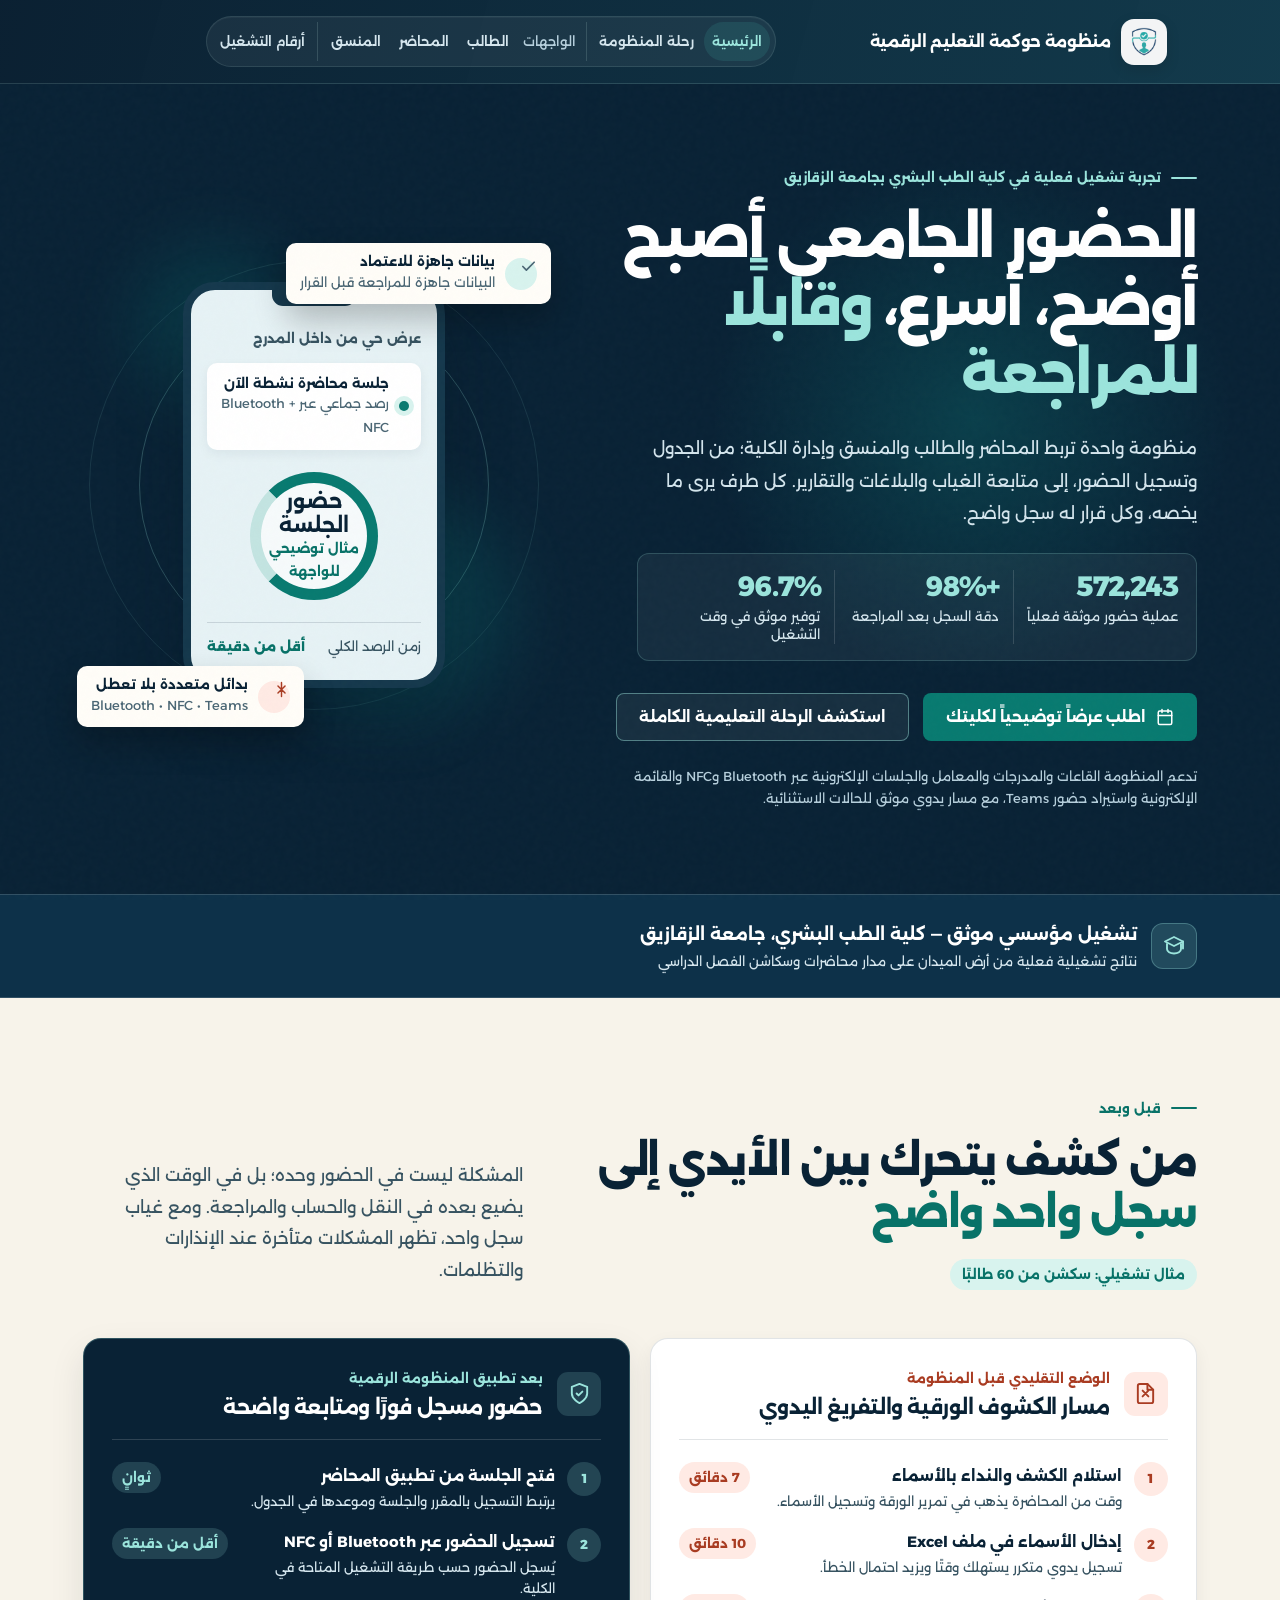
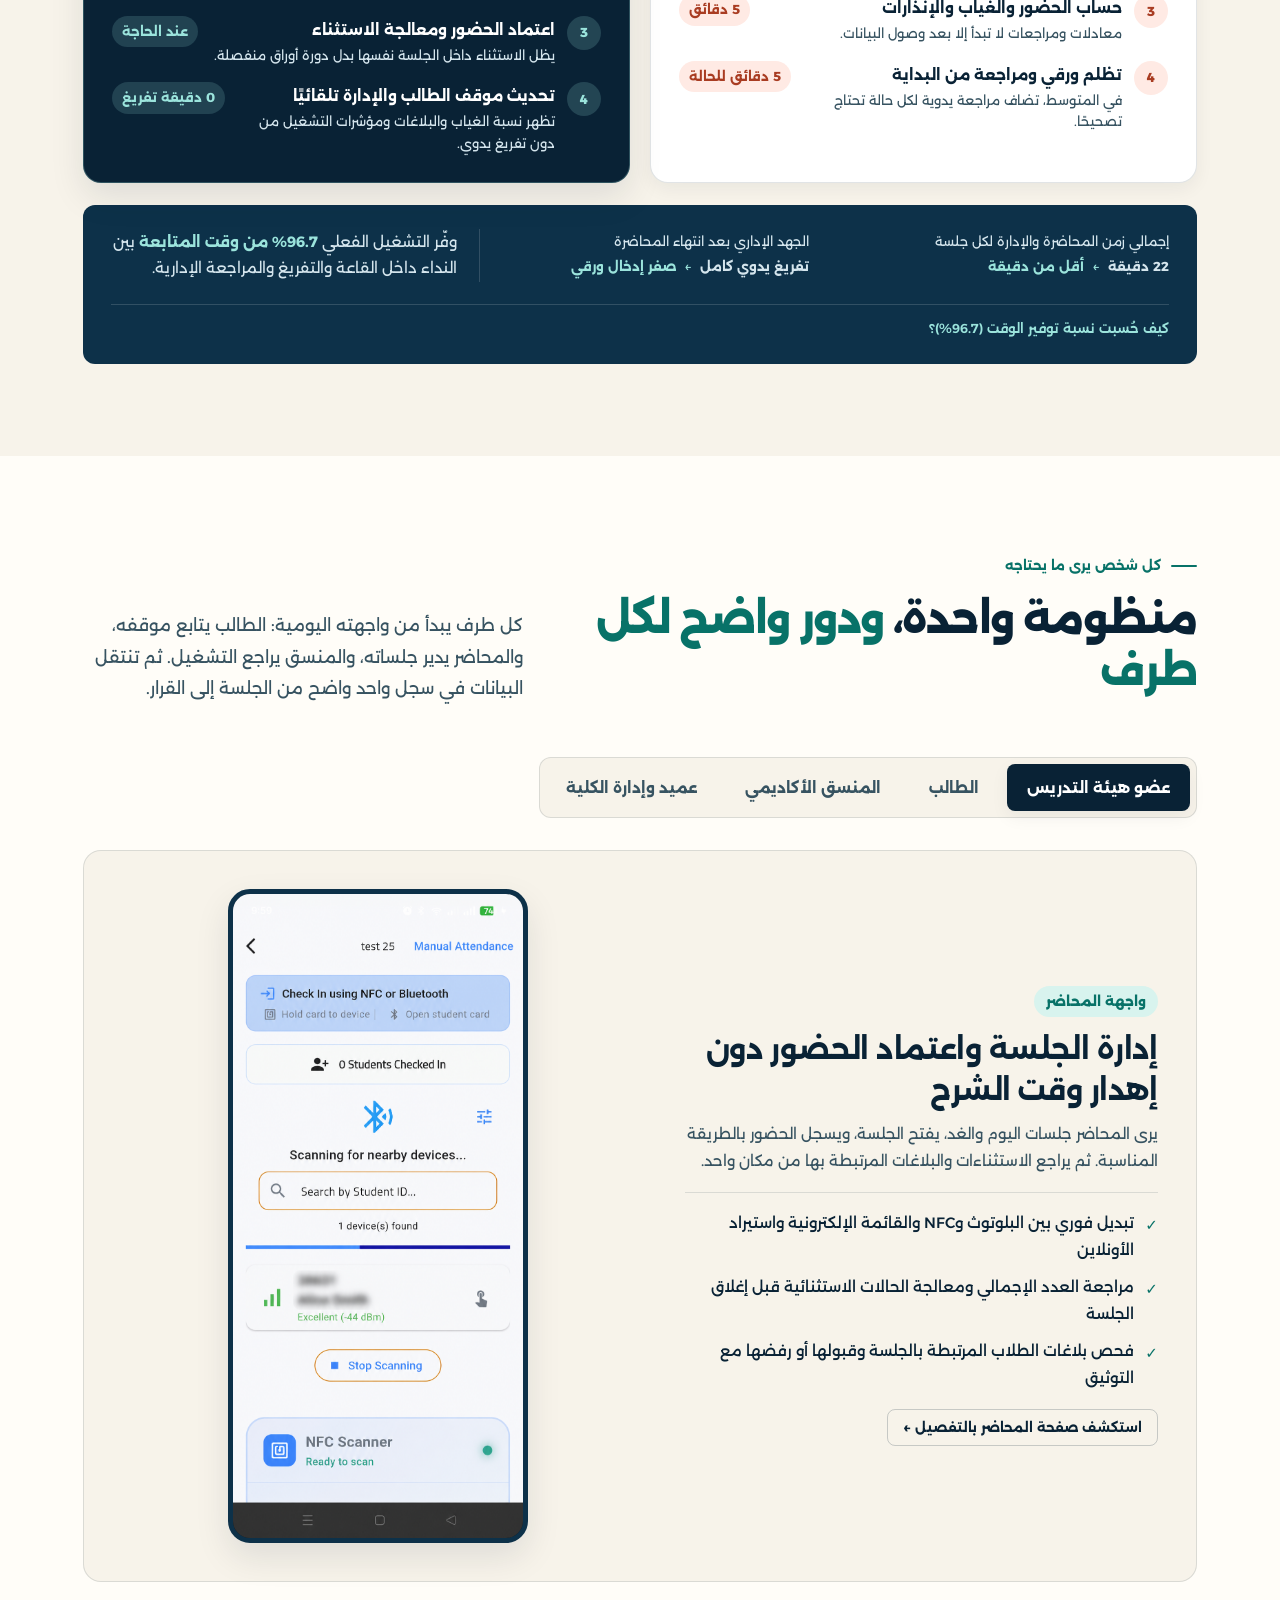
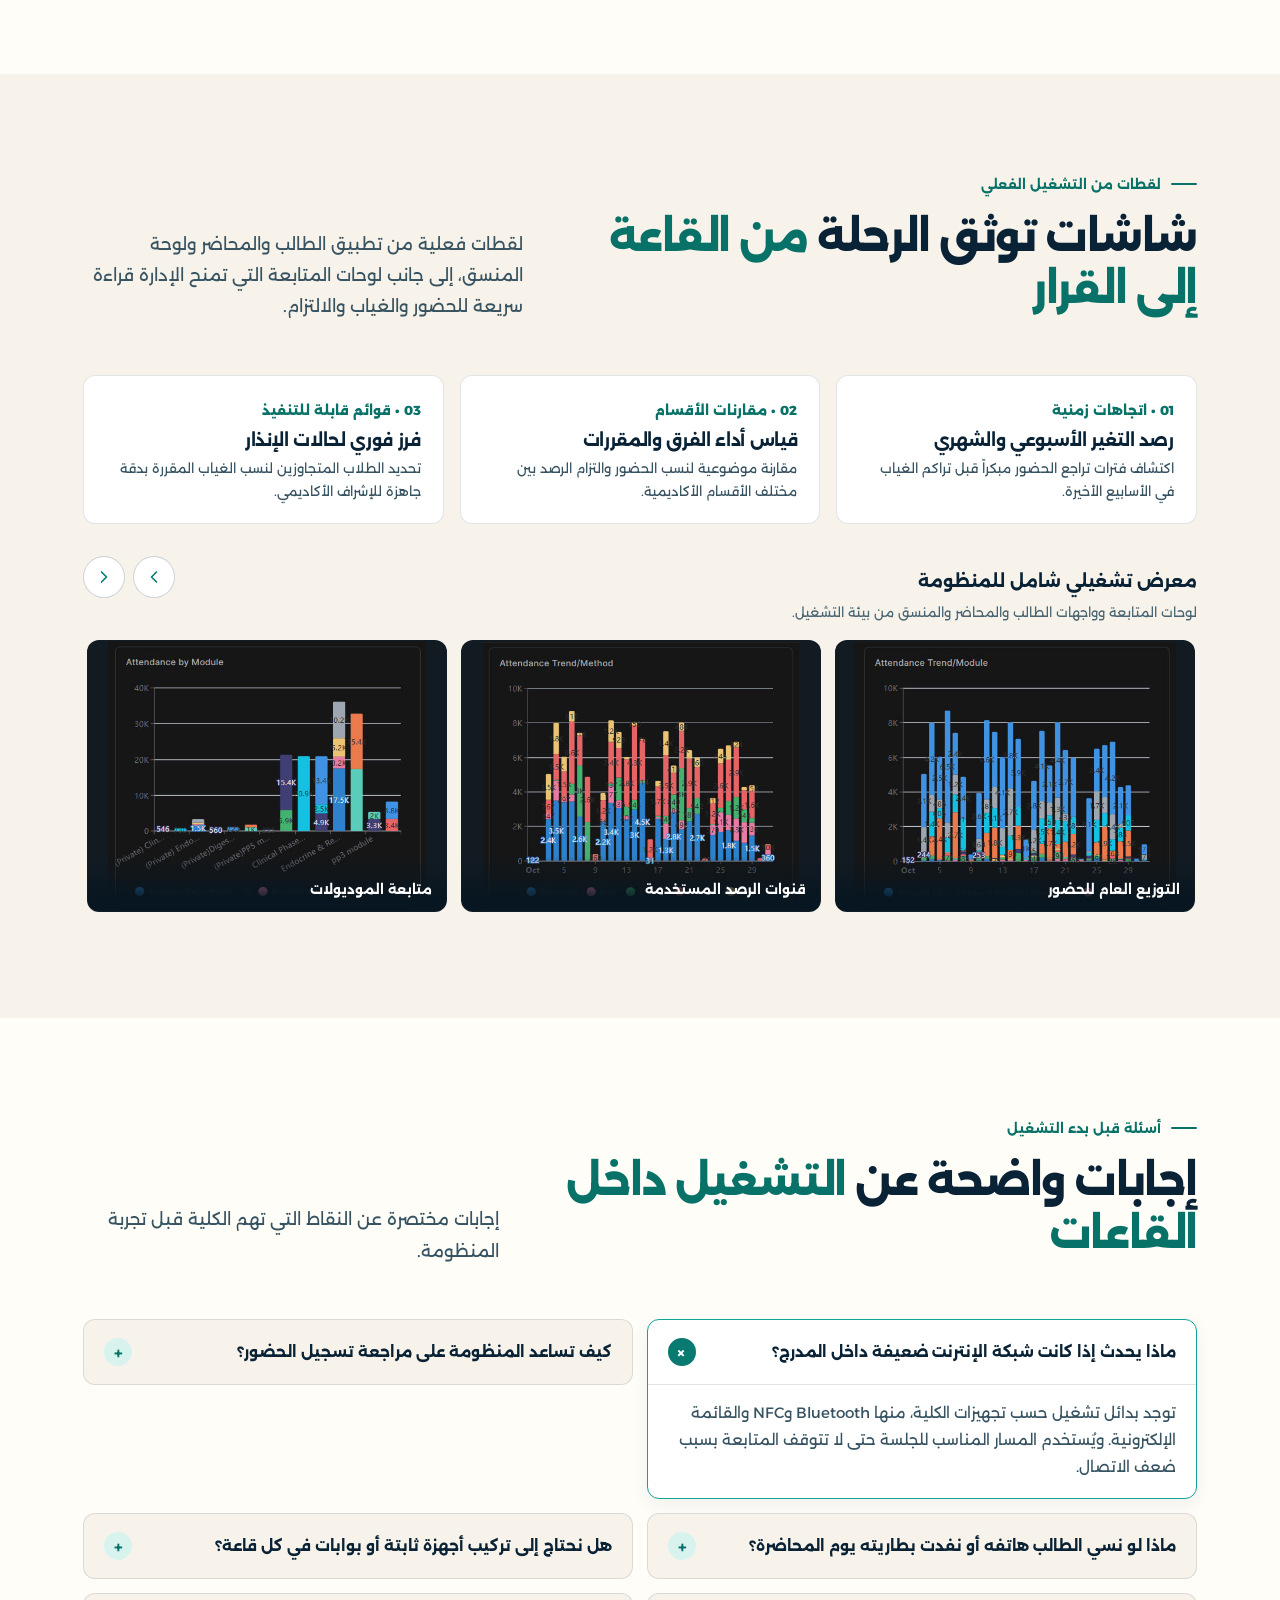
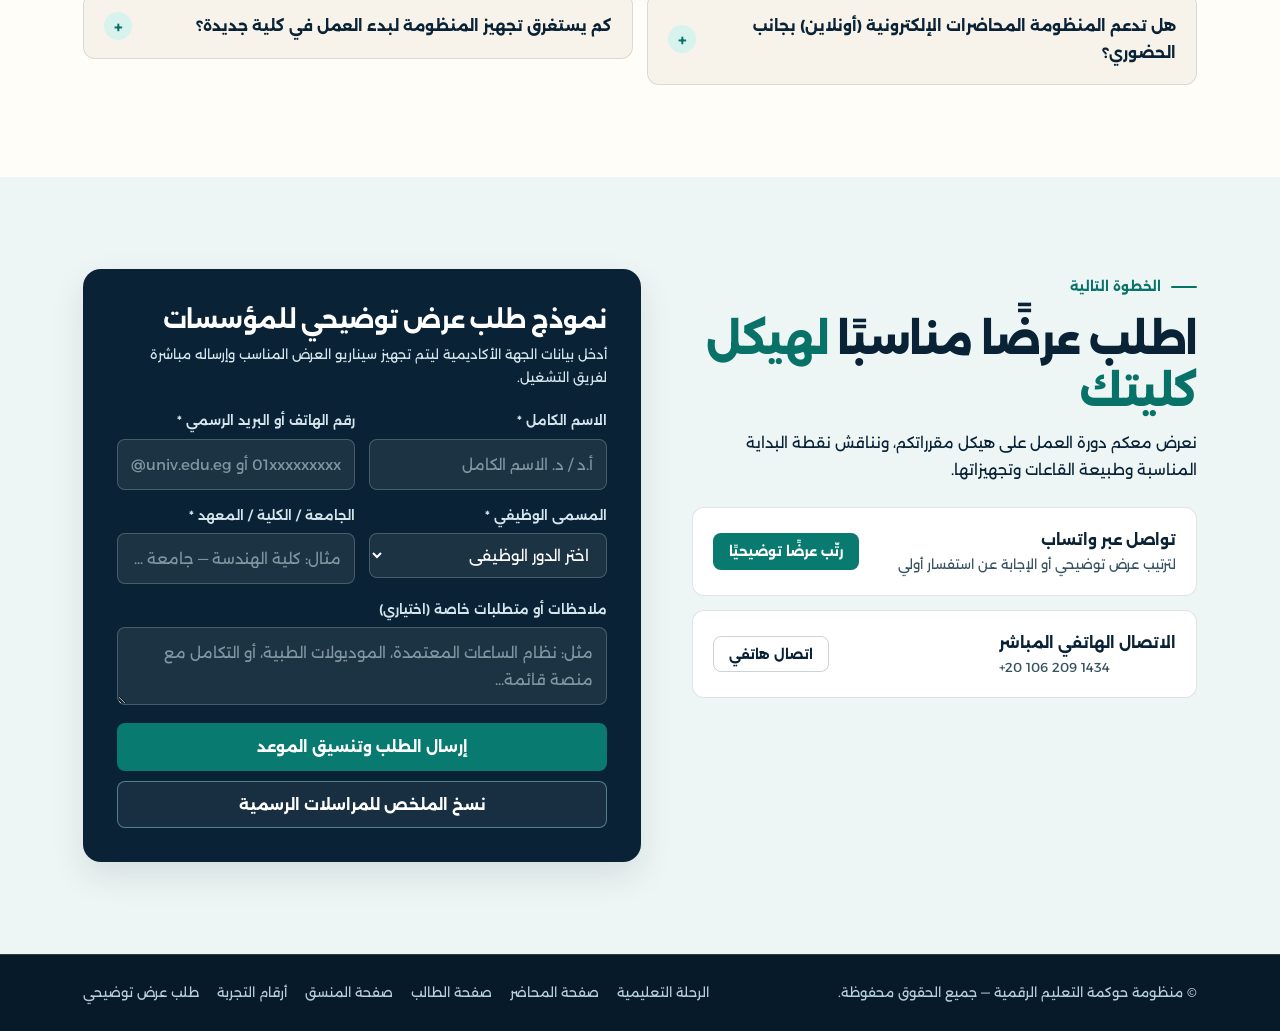
<file: index.html>
<!DOCTYPE html>
<html lang="ar" dir="rtl">
<head>
  <meta charset="UTF-8">
  <meta name="viewport" content="width=device-width, initial-scale=1.0">
  <title>منظومة حوكمة التعليم الرقمية | حضور واضح وقرار موثق</title>
  <meta name="description" content="منظومة للحضور الأكاديمي تربط المحاضر والطالب والمنسق والإدارة في سجل واحد قابل للمراجعة. مطبقة فعليًا في كلية الطب البشري بجامعة الزقازيق عبر 572,243 عملية حضور موثقة.">
  <meta name="theme-color" content="#092235">

  <!-- Favicons -->
  <link rel="icon" type="image/png" sizes="32x32" href="assets/favicon-32.png">
  <link rel="apple-touch-icon" sizes="180x180" href="assets/apple-touch-icon.png">

  <!-- Open Graph / Social Sharing -->
  <meta property="og:type" content="website">
  <meta property="og:locale" content="ar_EG">
  <meta property="og:title" content="منظومة حوكمة التعليم الرقمية">
  <meta property="og:description" content="من تسجيل الحضور إلى متابعة الغياب والبلاغات والتقارير، في مسار واحد مطبق فعليًا بكلية الطب البشري بجامعة الزقازيق.">
  <meta property="og:image" content="assets/og-cover.jpg">
  <meta property="og:image:width" content="1200">
  <meta property="og:image:height" content="630">
  <meta name="twitter:card" content="summary_large_image">
  <meta name="twitter:title" content="منظومة حوكمة التعليم الرقمية">
  <meta name="twitter:description" content="حضور أكاديمي واضح، سجل قابل للمراجعة، وقرارات مبنية على بيانات مكتملة.">
  <meta name="twitter:image" content="assets/og-cover.jpg">

  <!-- Fonts -->
  <link rel="preconnect" href="https://fonts.googleapis.com">
  <link rel="preconnect" href="https://fonts.gstatic.com" crossorigin>
  <link href="https://fonts.googleapis.com/css2?family=Alexandria:wght@400;500;600;700;800&display=swap" rel="stylesheet">

  <!-- Progressive Enhancement Flag -->
  <script>document.documentElement.classList.add('js-enabled');</script>

  <!-- Unified Stylesheet -->
  <link rel="stylesheet" href="css/main.css">

  <!-- Structured Data (JSON-LD) -->
  <script type="application/ld+json">
  {
    "@context": "https://schema.org",
    "@graph": [
      {
        "@type": "SoftwareApplication",
        "name": "منظومة حوكمة التعليم الرقمية",
        "applicationCategory": "EducationalApplication",
        "inLanguage": "ar",
        "description": "منظومة جامعية لتسجيل الحضور ومتابعة الغياب والبلاغات والتقارير عبر Bluetooth وNFC والقائمة الإلكترونية واستيراد الجلسات الإلكترونية."
      },
      {
        "@type": "FAQPage",
        "mainEntity": [
          {
            "@type": "Question",
            "name": "ماذا يحدث إذا تعذر اتصال الإنترنت داخل المدرج أو القاعة؟",
            "acceptedAnswer": {
              "@type": "Answer",
              "text": "تعتمد المنظومة مسارات تشغيل مرنة تشمل البلوتوث المحلي وNFC والقائمة الإلكترونية للمحاضر، بحيث لا يتعطل رصد الجلسة في القاعات كثيفة العدد أو ضعيفة التغطية."
            }
          },
          {
            "@type": "Question",
            "name": "كيف تمنع المنظومة تسجيل الحضور بالنيابة عن طالب آخر؟",
            "acceptedAnswer": {
              "@type": "Answer",
              "text": "يرتبط حساب كل طالب بجهازه الشخصي الموثق مع تحقق القرب المكاني للجلسة النشطة عبر البلوتوث أو البطاقة الذكية NFC، إضافة إلى مراجعة المحاضر الفورية لقائمة القاعة قبل الاعتماد."
            }
          },
          {
            "@type": "Question",
            "name": "ماذا لو نسي الطالب هاتفه أو نفدت بطاريته يوم المحاضرة؟",
            "acceptedAnswer": {
              "@type": "Answer",
              "text": "يمكن للطالب التسجيل ببطاقة NFC أو يضيفه المحاضر عبر المسار اليدوي الموثق للاستثناءات، كما يتيح النظام تقديم بلاغ حضور إلكتروني مرتبط بالجلسة نفسها دون أوراق."
            }
          }
        ]
      }
    ]
  }
  </script>
</head>
<body>
  <div class="noise" aria-hidden="true"></div>
  <a class="skip-link" href="#main-content">تخطي إلى المحتوى الرئيسي</a>

  <!-- Sticky Header -->
  <header class="topbar">
    <div class="topbar-inner">
      <a class="brand" href="#top" aria-label="منظومة حوكمة التعليم الرقمية — العودة لأعلى الصفحة">
        <img class="brand-logo" src="assets/logo-112.png" alt="شعار منظومة حوكمة التعليم الرقمية" width="48" height="48">
        <span class="brand-name">منظومة حوكمة التعليم الرقمية</span>
      </a>

      <nav class="main-nav" id="main-nav" aria-label="التنقل الرئيسي">
        <div class="nav-group nav-group-core">
          <a href="#top" class="active" aria-current="page">الرئيسية</a>
          <a href="journey.html">رحلة المنظومة</a>
        </div>
        <div class="nav-group nav-group-roles" aria-label="واجهات المستخدم">
          <span class="nav-group-label">الواجهات</span>
          <a href="student.html">الطالب</a>
          <a href="lecturer.html">المحاضر</a>
          <a href="coordinator.html">المنسق</a>
        </div>
        <div class="nav-group nav-group-insights">
          <a href="coordinator.html#numbers">أرقام التشغيل</a>
        </div>
      </nav>

      <div class="topbar-actions">
        <a class="btn btn-outline-light btn-sm header-whatsapp" data-cta-source="header_whatsapp" href="https://wa.me/201062091434?text=%D9%85%D8%B1%D8%AD%D8%A8%D8%A7%D9%8B%D8%8C%20%D8%A3%D8%B1%D8%BA%D8%A8%20%D9%81%D9%8A%20%D8%A7%D9%84%D8%A7%D8%B3%D8%AA%D9%81%D8%B3%D8%A7%D8%B1%20%D8%B9%D9%86%20%D9%85%D9%86%D8%B8%D9%88%D9%85%D8%A9%20%D8%A7%D9%84%D8%AD%D9%88%D9%83%D9%85%D8%A9%20%D8%A7%D9%84%D8%B1%D9%82%D9%85%D9%8A%D8%A9%20%D9%84%D9%84%D8%AD%D8%B6%D9%88%D8%B1%20%D8%A7%D9%84%D8%A3%D9%83%D8%A7%D8%AF%D9%8A%D9%85%D9%8A" target="_blank" rel="noopener noreferrer">
          اطلب عرضًا
        </a>
        <button class="menu-toggle" type="button" aria-expanded="false" aria-controls="main-nav" aria-label="فتح القائمة الرئيسية">
          <svg class="icon-burger" viewBox="0 0 24 24" fill="none" stroke="currentColor" stroke-width="2" stroke-linecap="round" aria-hidden="true">
            <path d="M4 7h16M4 12h16M4 17h16"/>
          </svg>
          <svg class="icon-close" viewBox="0 0 24 24" fill="none" stroke="currentColor" stroke-width="2" stroke-linecap="round" aria-hidden="true">
            <path d="M6 6l12 12M18 6L6 18"/>
          </svg>
        </button>
      </div>
    </div>
  </header>

  <main id="main-content">
    <!-- =====================================================================
         1. HERO SECTION
         ===================================================================== -->
    <section class="hero" id="top">
      <div class="hero-inner">
        <div class="hero-copy">
          <p class="eyebrow">تجربة تشغيل فعلية في كلية الطب البشري بجامعة الزقازيق</p>
          <h1>الحضور الجامعي أصبح أوضح، أسرع، <em>وقابلًا للمراجعة</em></h1>
          <p class="hero-lead">
            منظومة واحدة تربط المحاضر والطالب والمنسق وإدارة الكلية؛ من الجدول وتسجيل الحضور، إلى متابعة الغياب والبلاغات والتقارير. كل طرف يرى ما يخصه، وكل قرار له سجل واضح.
          </p>

          <!-- 3 Focused Above-the-Fold Proof Numbers -->
          <div class="hero-stats" aria-label="أبرز مؤشرات التشغيل الفعلي">
            <div class="hero-stat">
              <strong data-count="572243">572,243</strong>
              <span>عملية حضور موثقة فعلياً</span>
            </div>
            <div class="hero-stat">
              <strong>+98%</strong>
              <span>دقة السجل بعد المراجعة</span>
            </div>
            <div class="hero-stat">
              <strong>96.7%</strong>
              <span>توفير موثق في وقت التشغيل</span>
            </div>
          </div>

          <div class="hero-actions">
            <a class="btn btn-primary" href="#contact">
              <svg viewBox="0 0 24 24" fill="none" stroke="currentColor" stroke-width="2" stroke-linecap="round" stroke-linejoin="round" aria-hidden="true">
                <rect x="3" y="4" width="18" height="18" rx="2"/><path d="M16 2v4M8 2v4M3 10h18"/>
              </svg>
              اطلب عرضاً توضيحياً لكليتك
            </a>
            <a class="btn btn-outline-light" href="journey.html">
              استكشف الرحلة التعليمية الكاملة
            </a>
          </div>

          <p class="hero-scope">
            تدعم المنظومة القاعات والمدرجات والمعامل والجلسات الإلكترونية عبر Bluetooth وNFC والقائمة الإلكترونية واستيراد حضور Teams، مع مسار يدوي موثق للحالات الاستثنائية.
          </p>
        </div>

        <!-- Hero Interactive-Style Visual -->
        <div class="hero-art" aria-label="معاينة فورية لجلسة حضور نشطة داخل القاعة">
          <span class="orbit orbit-a" aria-hidden="true"></span>
          <span class="orbit orbit-b" aria-hidden="true"></span>
          <span class="halo halo-one" aria-hidden="true"></span>
          <span class="halo halo-two" aria-hidden="true"></span>

          <div class="floating-badge badge-verified">
            <span class="floating-badge-icon" aria-hidden="true">
              <svg viewBox="0 0 24 24" fill="none" stroke="currentColor" stroke-width="2.4" stroke-linecap="round" stroke-linejoin="round">
                <path d="M20 6L9 17l-5-5"/>
              </svg>
            </span>
            <div>
              <b>بيانات جاهزة للاعتماد</b>
              <span>البيانات جاهزة للمراجعة قبل القرار</span>
            </div>
          </div>

          <div class="hero-phone">
            <div class="hero-phone-notch" aria-hidden="true"></div>
            <div class="hero-phone-body">
              <span class="phone-eyebrow">عرض حي من داخل المدرج</span>
              <div class="phone-session-card">
                <span class="pulse-dot" aria-hidden="true"></span>
                <div>
                  <b>جلسة محاضرة نشطة الآن</b>
                  <span>رصد جماعي عبر Bluetooth + NFC</span>
                </div>
              </div>
              <div class="attendance-ring">
                <b>حضور الجلسة</b>
                <span>مثال توضيحي للواجهة</span>
              </div>
              <div class="phone-footer-row">
                <span>زمن الرصد الكلي</span>
                <b>أقل من دقيقة</b>
              </div>
            </div>
          </div>

          <div class="floating-badge badge-scan">
            <span class="floating-badge-icon" aria-hidden="true">
              <svg viewBox="0 0 24 24" fill="none" stroke="currentColor" stroke-width="2" stroke-linecap="round" stroke-linejoin="round">
                <path d="M12 2v20M17 7l-5 5 5 5M7 7l5 5-5 5"/>
              </svg>
            </span>
            <div>
              <b>بدائل متعددة بلا تعطل</b>
              <span>Bluetooth • NFC • Teams</span>
            </div>
          </div>
        </div>
      </div>
    </section>

    <!-- =====================================================================
         2. INSTITUTIONAL TRUST & DEPLOYMENT BANNER
         ===================================================================== -->
    <section class="trust-banner" aria-label="سجل التشغيل الفعلي">
      <div class="trust-banner-inner">
        <div class="trust-entity">
          <div class="trust-seal" aria-hidden="true">
            <svg viewBox="0 0 24 24" fill="none" stroke="currentColor" stroke-width="1.9" stroke-linecap="round" stroke-linejoin="round">
              <path d="M12 3l9 4.5-9 4.5-9-4.5L12 3z"/><path d="M5 10v5c0 2.5 3.1 4.5 7 4.5s7-2 7-4.5v-5"/><path d="M21 7.5v7"/>
            </svg>
          </div>
          <div>
            <strong>تشغيل مؤسسي موثق — كلية الطب البشري، جامعة الزقازيق</strong>
            <span>نتائج تشغيلية فعلية من أرض الميدان على مدار محاضرات وسكاشن الفصل الدراسي</span>
          </div>
        </div>

        <ul class="trust-pills" hidden>
          <li><b>8,242</b> طالب مسجل</li>
          <li><b>700</b> عضو هيئة تدريس</li>
          <li><b>1,069</b> محاضرة وسكشن موثق</li>
          <li><b>5</b> مسارات تحضير مرنة</li>
        </ul>
      </div>
    </section>

    <!-- =====================================================================
         3. PROBLEM & COMPARISON: BEFORE VS AFTER
         ===================================================================== -->
    <section class="section surface-cream" id="comparison">
      <span id="case" aria-hidden="true"></span>
      <div class="section-inner reveal">
        <div class="section-head">
          <div>
            <p class="eyebrow dark">قبل وبعد</p>
            <h2>من كشف يتحرك بين الأيدي إلى <em>سجل واحد واضح</em></h2>
            <span class="scenario-tag">مثال تشغيلي: سكشن من 60 طالبًا</span>
          </div>
          <p>
            المشكلة ليست في الحضور وحده؛ بل في الوقت الذي يضيع بعده في النقل والحساب والمراجعة. ومع غياب سجل واحد، تظهر المشكلات متأخرة عند الإنذارات والتظلمات.
          </p>
        </div>

        <!-- Mobile Switcher Tabs (Visible on phones <=760px) -->
        <div class="mobile-lane-tabs" role="tablist" aria-label="مقارنة الطريقة الورقية والنظام الرقمي">
          <button class="lane-tab" type="button" role="tab" aria-selected="true" data-lane-target="lane-before">
            قبل: الكشوف الورقية
          </button>
          <button class="lane-tab tab-after" type="button" role="tab" aria-selected="false" data-lane-target="lane-after">
            بعد: المنظومة الرقمية
          </button>
        </div>

        <div class="process-lanes">
          <!-- BEFORE LANE -->
          <article class="process-lane before-lane" id="lane-before">
            <div class="lane-header">
              <div class="icon-box" aria-hidden="true">
                <svg viewBox="0 0 24 24" fill="none" stroke="currentColor" stroke-width="2" stroke-linecap="round" stroke-linejoin="round">
                  <path d="M14 2H6a2 2 0 0 0-2 2v16a2 2 0 0 0 2 2h12a2 2 0 0 0 2-2V8z"/><path d="M14 2v6h6M9 15l6-6M15 15l-6-6"/>
                </svg>
              </div>
              <div>
                <div class="lane-kicker">الوضع التقليدي قبل المنظومة</div>
                <h3>مسار الكشوف الورقية والتفريغ اليدوي</h3>
              </div>
            </div>

            <ol class="process-steps">
              <li>
                <span class="step-num">1</span>
                <div>
                  <b>استلام الكشف والنداء بالأسماء</b>
                  <p>وقت من المحاضرة يذهب في تمرير الورقة وتسجيل الأسماء.</p>
                </div>
                <span class="step-time">7 دقائق</span>
              </li>
              <li>
                <span class="step-num">2</span>
                <div>
                  <b>إدخال الأسماء في ملف Excel</b>
                  <p>تسجيل يدوي متكرر يستهلك وقتًا ويزيد احتمال الخطأ.</p>
                </div>
                <span class="step-time">10 دقائق</span>
              </li>
              <li>
                <span class="step-num">3</span>
                <div>
                  <b>حساب الحضور والغياب والإنذارات</b>
                  <p>معادلات ومراجعات لا تبدأ إلا بعد وصول البيانات.</p>
                </div>
                <span class="step-time">5 دقائق</span>
              </li>
              <li>
                <span class="step-num">4</span>
                <div>
                  <b>تظلم ورقي ومراجعة من البداية</b>
                  <p>في المتوسط، تضاف مراجعة يدوية لكل حالة تحتاج تصحيحًا.</p>
                </div>
                <span class="step-time">5 دقائق للحالة</span>
              </li>
            </ol>
          </article>

          <!-- AFTER LANE -->
          <article class="process-lane after-lane is-hidden-mobile" id="lane-after">
            <div class="lane-header">
              <div class="icon-box" aria-hidden="true">
                <svg viewBox="0 0 24 24" fill="none" stroke="currentColor" stroke-width="2" stroke-linecap="round" stroke-linejoin="round">
                  <path d="M12 22s8-4 8-10V5l-8-3-8 3v7c0 6 8 10 8 10z"/><path d="M9 12l2 2 4-4"/>
                </svg>
              </div>
              <div>
                <div class="lane-kicker">بعد تطبيق المنظومة الرقمية</div>
                <h3>حضور مسجل فورًا ومتابعة واضحة</h3>
              </div>
            </div>

            <ol class="process-steps">
              <li>
                <span class="step-num">1</span>
                <div>
                  <b>فتح الجلسة من تطبيق المحاضر</b>
                  <p>يرتبط التسجيل بالمقرر والجلسة وموعدها في الجدول.</p>
                </div>
                <span class="step-time">ثوانٍ</span>
              </li>
              <li>
                <span class="step-num">2</span>
                <div>
                  <b>تسجيل الحضور عبر Bluetooth أو NFC</b>
                  <p>يُسجل الحضور حسب طريقة التشغيل المتاحة في الكلية.</p>
                </div>
                <span class="step-time">أقل من دقيقة</span>
              </li>
              <li>
                <span class="step-num">3</span>
                <div>
                  <b>اعتماد الحضور ومعالجة الاستثناء</b>
                  <p>يظل الاستثناء داخل الجلسة نفسها بدل دورة أوراق منفصلة.</p>
                </div>
                <span class="step-time">عند الحاجة</span>
              </li>
              <li>
                <span class="step-num">4</span>
                <div>
                  <b>تحديث موقف الطالب والإدارة تلقائيًا</b>
                  <p>تظهر نسبة الغياب والبلاغات ومؤشرات التشغيل من دون تفريغ يدوي.</p>
                </div>
                <span class="step-time">0 دقيقة تفريغ</span>
              </li>
            </ol>
          </article>
        </div>

        <!-- Quantified Evidence + Expandable Calculation Note -->
        <div class="process-evidence">
          <div class="evidence-metric">
            <span>إجمالي زمن المحاضرة والإدارة لكل جلسة</span>
            <strong>
              <span>22 دقيقة</span>
              <span class="arrow-sep">←</span>
              <span class="after-val">أقل من دقيقة</span>
            </strong>
          </div>
          <div class="evidence-metric">
            <span>الجهد الإداري بعد انتهاء المحاضرة</span>
            <strong>
              <span>تفريغ يدوي كامل</span>
              <span class="arrow-sep">←</span>
              <span class="after-val">صفر إدخال ورقي</span>
            </strong>
          </div>
          <div class="evidence-summary">
            <p>
              وفّر التشغيل الفعلي <b>96.7% من وقت المتابعة</b> بين النداء داخل القاعة والتفريغ والمراجعة الإدارية.
            </p>
          </div>
          <details class="calc-details">
            <summary>كيف حُسبت نسبة توفير الوقت (96.7%)؟</summary>
            <p>
              في المثال التشغيلي لسكشن من 60 طالبًا: يستغرق المسار الورقي نحو 22 دقيقة للحضور والإدخال والحساب، وقد يصل إلى 27 دقيقة عند وجود تظلم. في المقابل، يستغرق تسجيل الحضور عبر Bluetooth أقل من دقيقة، ثم تُجرى الحسابات تلقائيًا.
            </p>
          </details>
        </div>
      </div>
    </section>

    <!-- =====================================================================
         4. HOW IT WORKS: FLEXIBLE ATTENDANCE CHANNELS
         ===================================================================== -->
    <section class="section surface-slate" id="how-it-works" hidden>
      <span id="features" aria-hidden="true"></span>
      <div class="section-inner reveal">
        <div class="section-head">
          <div>
            <p class="eyebrow">طرق حضور تناسب واقع الكلية</p>
            <h2>خمس طرق للتسجيل، <em>وسجل واحد في النهاية</em></h2>
          </div>
          <p>
            يختار فريق التشغيل الطريقة المناسبة للجلسة: مدرج كبير، معمل، محاضرة أونلاين، أو حالة تحتاج مراجعة يدوية.
          </p>
        </div>

        <div class="method-cards">
          <article class="method-card card-featured">
            <div class="icon-box" aria-hidden="true">
              <svg viewBox="0 0 24 24" fill="none" stroke="currentColor" stroke-width="2" stroke-linecap="round" stroke-linejoin="round">
                <path d="M7 7l10 10-5 5V2l5 5L7 17"/>
              </svg>
            </div>
            <span class="method-tag">الأنسب للمدرجات الكبرى</span>
            <h3>تحضير ذكي عبر Bluetooth</h3>
            <p>
              يفتح المحاضر الجلسة فيسجل الطلاب حضورهم بشكل متزامن من مقاعدهم مع التحقق الرقمي من القرب الفعلي داخل نطاق القاعة.
            </p>
            <span class="method-badge">تسجيل جماعي داخل نطاق الجلسة</span>
          </article>

          <article class="method-card">
            <div class="icon-box" aria-hidden="true">
              <svg viewBox="0 0 24 24" fill="none" stroke="currentColor" stroke-width="2" stroke-linecap="round" stroke-linejoin="round">
                <rect x="3" y="5" width="18" height="14" rx="2"/><path d="M7 15h4M7 11h2M15 11a2 2 0 0 1 0 4"/>
              </svg>
            </div>
            <span class="method-tag">الأنسب للسكاشن والمعامل</span>
            <h3>بطاقات NFC اللاتلامسية</h3>
            <p>
              تمرير سريع لبطاقة الطالب الذكية عند مدخل المعمل أو القاعة العملية دون حاجة الطالب إلى استخدام هاتفه أثناء التدريب العملي.
            </p>
            <span class="method-badge">تحقق فوري بلمسة واحدة</span>
          </article>

          <article class="method-card">
            <div class="icon-box" aria-hidden="true">
              <svg viewBox="0 0 24 24" fill="none" stroke="currentColor" stroke-width="2" stroke-linecap="round" stroke-linejoin="round">
                <rect x="2" y="3" width="20" height="14" rx="2"/><path d="M8 21h8M12 17v4"/>
              </svg>
            </div>
            <span class="method-tag">للجلسات الأونلاين والمراجعة</span>
            <h3>Teams والقائمة الإلكترونية</h3>
            <p>
              استيراد مباشر لحضور Microsoft Teams، مع قائمة إلكترونية يراجع من خلالها المحاضر الحالات الاستثنائية.
            </p>
            <span class="method-badge">حضور أونلاين ومراجعة موثقة</span>
          </article>
        </div>

        <div class="methods-note">
          <svg viewBox="0 0 24 24" fill="none" stroke="currentColor" stroke-width="2" stroke-linecap="round" stroke-linejoin="round" aria-hidden="true">
            <circle cx="12" cy="12" r="10"/><path d="M12 16v-4M12 8h.01"/>
          </svg>
          <span>ويكتمل المسار بخيار إدخال يدوي موثق عند وجود ظرف تشغيلي أو مشكلة تقنية؛ وفي كل الحالات تصب البيانات في السجل نفسه.</span>
        </div>
      </div>
    </section>

    <!-- =====================================================================
         5. FOR EVERY ROLE: 4-ROLE INTERACTIVE SHOWCASE + SUBPAGE DIRECTORY
         ===================================================================== -->
    <section class="section surface-paper" id="roles">
      <div class="section-inner reveal">
        <div class="section-head">
          <div>
            <p class="eyebrow dark">كل شخص يرى ما يحتاجه</p>
            <h2>منظومة واحدة، <em>ودور واضح لكل طرف</em></h2>
          </div>
          <p>
            كل طرف يبدأ من واجهته اليومية: الطالب يتابع موقفه، والمحاضر يدير جلساته، والمنسق يراجع التشغيل. ثم تنتقل البيانات في سجل واحد واضح من الجلسة إلى القرار.
          </p>
        </div>

        <!-- Accessible Role Tablist -->
        <div class="role-tablist" role="tablist" aria-label="اختر الدور الأكاديمي لمعاينة تجربته">
          <button class="role-tab" id="tab-lecturer" role="tab" type="button" aria-selected="true" aria-controls="panel-lecturer" data-role-target="panel-lecturer">
            عضو هيئة التدريس
          </button>
          <button class="role-tab" id="tab-student" role="tab" type="button" aria-selected="false" aria-controls="panel-student" tabindex="-1" data-role-target="panel-student">
            الطالب
          </button>
          <button class="role-tab" id="tab-coordinator" role="tab" type="button" aria-selected="false" aria-controls="panel-coordinator" tabindex="-1" data-role-target="panel-coordinator">
            المنسق الأكاديمي
          </button>
          <button class="role-tab" id="tab-leadership" role="tab" type="button" aria-selected="false" aria-controls="panel-leadership" tabindex="-1" data-role-target="panel-leadership">
            عميد وإدارة الكلية
          </button>
        </div>

        <!-- PANEL 1: LECTURER -->
        <div class="role-panel" id="panel-lecturer" role="tabpanel" aria-labelledby="tab-lecturer">
          <div class="role-copy">
            <span class="role-kicker">واجهة المحاضر</span>
            <h3>إدارة الجلسة واعتماد الحضور دون إهدار وقت الشرح</h3>
            <p>
              يرى المحاضر جلسات اليوم والغد، يفتح الجلسة، ويسجل الحضور بالطريقة المناسبة. ثم يراجع الاستثناءات والبلاغات المرتبطة بها من مكان واحد.
            </p>
            <ul class="role-bullets">
              <li>تبديل فوري بين البلوتوث وNFC والقائمة الإلكترونية واستيراد الأونلاين</li>
              <li>مراجعة العدد الإجمالي ومعالجة الحالات الاستثنائية قبل إغلاق الجلسة</li>
              <li>فحص بلاغات الطلاب المرتبطة بالجلسة وقبولها أو رفضها مع التوثيق</li>
            </ul>
            <div class="role-subpage-cta">
              <a class="btn btn-outline-dark btn-sm" href="lecturer.html">استكشف صفحة المحاضر بالتفصيل ←</a>
            </div>
          </div>

          <div class="role-visual-wrap" aria-label="واجهة تطبيق المحاضر">
            <figure class="app-screen-card">
              <img src="assets/app-lecturer-scanning-redacted.png" alt="واجهة تطبيق المحاضر لتسجيل الحضور عبر البلوتوث وNFC" width="841" height="1870" loading="lazy">
            </figure>
          </div>
        </div>

        <!-- PANEL 2: STUDENT -->
        <div class="role-panel" id="panel-student" role="tabpanel" aria-labelledby="tab-student" hidden>
          <div class="role-copy">
            <span class="role-kicker">تطبيق الطالب</span>
            <h3>شفافية كاملة في الجدول ونسب الغياب والإنذارات</h3>
            <p>
              يعرف الطالب محاضرته القادمة ومكانها ومحاضرها، ثم يتابع موقفه من الحضور والغياب ويقدم بلاغًا إذا ظهرت مشكلة.
            </p>
            <ul class="role-bullets">
              <li>عرض يومي واضح للمحاضرات والسكاشن الحضورية والإلكترونية</li>
              <li>مؤشر دقيق لنسبة الغياب في كل موديول مع تنبيهات مبكرة قبل الحرمان</li>
              <li>تقديم بلاغ إلكتروني مرتبط بالجلسة ومتابعة حالته (قيد المراجعة / مقبول / مرفوض)</li>
            </ul>
            <div class="role-subpage-cta">
              <a class="btn btn-outline-dark btn-sm" href="student.html">استكشف صفحة الطالب بالتفصيل ←</a>
            </div>
          </div>

          <div class="role-visual-wrap role-visual-pair" aria-label="واجهات تطبيق الطالب">
            <figure class="app-screen-card">
              <img src="assets/app-student-absence-details-redacted.png" alt="واجهة تطبيق الطالب لمتابعة تفاصيل الحضور ونسبة الغياب" width="851" height="1847" loading="lazy">
            </figure>
            <figure class="app-screen-card">
              <img src="assets/app-student-complaint-ar-redacted.png" alt="واجهة تطبيق الطالب لتقديم شكوى ومتابعة سجل الشكاوى" width="851" height="1847" loading="lazy">
            </figure>
          </div>
        </div>

        <!-- PANEL 3: COORDINATOR -->
        <div class="role-panel" id="panel-coordinator" role="tabpanel" aria-labelledby="tab-coordinator" hidden>
          <div class="role-copy">
            <span class="role-kicker">لوحة المنسق الأكاديمي</span>
            <h3>تشغيل الجداول وضبط جاهزية البيانات قبل إصدار القرارات</h3>
            <p>
              يرفع المنسق الجدول ويراجعه، ثم يتابع التزام تسجيل الجلسات والبلاغات المعلقة قبل استخراج تقارير الإنذارات والحرمان.
            </p>
            <ul class="role-bullets">
              <li>رفع ومراجعة الجداول الدراسية وتوزيع المقررات والأقسام بمرونة</li>
              <li>رصد الجلسات غير المسجلة أو البلاغات المتأخرة مع تنبيه المسؤولين عنها</li>
              <li>بوابة تحقق قبل استخراج قوائم الإنذارات والحرمان النهائية</li>
            </ul>
            <div class="role-subpage-cta">
              <a class="btn btn-outline-dark btn-sm" href="coordinator.html">استكشف صفحة المنسق بالتفصيل ←</a>
            </div>
          </div>

          <div class="role-visual-wrap role-visual-trio" aria-label="واجهات لوحة المنسق الأكاديمي">
            <figure class="app-screen-card wide-screen-card">
              <img src="assets/web-coordinator-modules.png" alt="لوحة المنسق الأكاديمي لمتابعة الموديولات والبلاغات المعلقة" width="777" height="718" loading="lazy">
            </figure>
            <figure class="app-screen-card">
              <img src="assets/app-complaint-decision-redacted.png" alt="شاشة مراجعة تفاصيل البلاغ واتخاذ القرار" width="852" height="1846" loading="lazy">
            </figure>
            <figure class="app-screen-card">
              <img src="assets/app-session-type.png" alt="شاشة اختيار نوع الجلسة الحضورية أو الإلكترونية" width="591" height="1280" loading="lazy">
            </figure>
          </div>
        </div>

        <!-- PANEL 4: DEAN / LEADERSHIP -->
        <div class="role-panel" id="panel-leadership" role="tabpanel" aria-labelledby="tab-leadership" hidden>
          <div class="role-copy">
            <span class="role-kicker">لوحة القيادات الأكاديمية</span>
            <h3>رؤية تنفيذية شاملة للأقسام والفرق الدراسية في شاشة واحدة</h3>
            <p>
              ترى إدارة الكلية مؤشرات الحضور والالتزام من دون انتظار تجميع كشوف ورقية في نهاية الشهر.
            </p>
            <ul class="role-bullets">
              <li>مقارنة نسب الحضور والالتزام بين الفرق الدراسية والأقسام العلمية</li>
              <li>متابعة مؤشرات أداء الرصد وسرعة الاستجابة للبلاغات الأكاديمية</li>
              <li>تقارير رسمية موثقة قابلة للطباعة والتصدير لمجالس الكليات والاعتماد</li>
            </ul>
            <div class="role-subpage-cta">
              <a class="btn btn-outline-dark btn-sm" href="journey.html">استكشف حوكمة القرار والتقارير ←</a>
            </div>
          </div>

          <div class="ui-mockup" aria-label="نموذج توضيحي للوحة عميد الكلية">
            <div class="ui-mockup-bar">
              <span class="ui-mockup-title">مثال توضيحي • لوحة الإدارة</span>
              <span class="ui-status-pill">مؤشرات التشغيل</span>
            </div>
            <div class="ui-mockup-body">
              <div class="ui-highlight-box">
                <div>
                  <span>إجمالي الحضور الموثق بالكلية</span>
                  <strong>572,243 عملية رصد</strong>
                </div>
                  <span class="ui-chip chip-ok">سجل قابل للمراجعة</span>
              </div>
              <div class="ui-list">
                <div class="ui-row">
                  <b>معدل التزام الأقسام برصد الجلسات</b>
                  <span class="ui-chip chip-ok">مؤشر الالتزام</span>
                </div>
                <div class="ui-row">
                  <b>الطلاب ضمن نطاق الإنذار الأكاديمي</b>
                  <span class="ui-chip chip-warn">فرز تلقائي مبكر</span>
                </div>
                <div class="ui-row">
                  <b>تقرير مجلس الكلية الشهري</b>
                  <span class="ui-chip chip-info">جاهز للتصدير</span>
                </div>
              </div>
            </div>
          </div>
        </div>

        <!-- Direct Cross-Links Directory to All 4 Upgraded Subpages -->
        <div class="ecosystem-grid" aria-label="صفحات المنظومة التفصيلية" hidden>
          <a class="ecosystem-card" href="journey.html">
            <div class="ecosystem-card-top">
              <span>المسار الكامل • 5 محطات</span>
              <h3>الرحلة التعليمية الرقمية</h3>
              <p>كيف تنتقل المعلومة بسلاسة من إعداد الجدول حتى تقارير الحوكمة النهائية.</p>
            </div>
            <span class="ecosystem-link-label">استعرض الرحلة التعليمية ←</span>
          </a>

          <a class="ecosystem-card" href="lecturer.html">
            <div class="ecosystem-card-top">
              <span>تجربة عضو هيئة التدريس</span>
              <h3>صفحة المحاضر</h3>
              <p>إدارة جلسات اليوم، البدائل الخمسة للرصد، واعتماد القوائم والبلاغات بلا ورق.</p>
            </div>
            <span class="ecosystem-link-label">انتقل إلى صفحة المحاضر ←</span>
          </a>

          <a class="ecosystem-card" href="student.html">
            <div class="ecosystem-card-top">
              <span>تجربة الطالب الجامعي</span>
              <h3>صفحة الطالب</h3>
              <p>الجدول الذكي، تسجيل الحضور في ثوانٍ، متابعة الغياب، والبلاغ الإلكتروني الموثق.</p>
            </div>
            <span class="ecosystem-link-label">انتقل إلى صفحة الطالب ←</span>
          </a>

          <a class="ecosystem-card" href="coordinator.html">
            <div class="ecosystem-card-top">
              <span>التشغيل وضبط الجودة</span>
              <h3>صفحة المنسق الأكاديمي</h3>
              <p>رفع جداول Excel، مراقبة التزام الرصد، وبوابة الجاهزية قبل قرارات الحرمان.</p>
            </div>
            <span class="ecosystem-link-label">انتقل إلى صفحة المنسق ←</span>
          </a>
        </div>
      </div>
    </section>

    <!-- =====================================================================
         6. REAL OPERATIONAL DASHBOARDS GALLERY
         ===================================================================== -->
    <section class="section surface-cream" id="dashboards">
      <div class="section-inner reveal">
        <div class="section-head">
          <div>
            <p class="eyebrow dark">لقطات من التشغيل الفعلي</p>
            <h2>شاشات توثق الرحلة <em>من القاعة إلى القرار</em></h2>
          </div>
          <p>
            لقطات فعلية من تطبيق الطالب والمحاضر ولوحة المنسق، إلى جانب لوحات المتابعة التي تمنح الإدارة قراءة سريعة للحضور والغياب والالتزام.
          </p>
        </div>

        <div class="dashboard-pillars">
          <article class="dashboard-pillar">
            <span class="pillar-num">01 • اتجاهات زمنية</span>
            <h3>رصد التغير الأسبوعي والشهري</h3>
            <p>اكتشاف فترات تراجع الحضور مبكراً قبل تراكم الغياب في الأسابيع الأخيرة.</p>
          </article>
          <article class="dashboard-pillar">
            <span class="pillar-num">02 • مقارنات الأقسام</span>
            <h3>قياس أداء الفرق والمقررات</h3>
            <p>مقارنة موضوعية لنسب الحضور والتزام الرصد بين مختلف الأقسام الأكاديمية.</p>
          </article>
          <article class="dashboard-pillar">
            <span class="pillar-num">03 • قوائم قابلة للتنفيذ</span>
            <h3>فرز فوري لحالات الإنذار</h3>
            <p>تحديد الطلاب المتجاوزين لنسب الغياب المقررة بدقة جاهزة للإشراف الأكاديمي.</p>
          </article>
        </div>

        <div class="gallery-bar">
          <div>
            <strong>معرض تشغيلي شامل للمنظومة</strong>
            <span>لوحات المتابعة وواجهات الطالب والمحاضر والمنسق من بيئة التشغيل.</span>
          </div>
          <div class="gallery-controls" aria-label="التنقل بين لقطات المعرض">
            <button class="gallery-scroll-control" type="button" data-gallery-scroll="previous" aria-label="عرض اللقطات السابقة">
              <svg viewBox="0 0 24 24" fill="none" stroke="currentColor" stroke-width="2" stroke-linecap="round" stroke-linejoin="round" aria-hidden="true"><path d="m15 18-6-6 6-6"/></svg>
            </button>
            <button class="gallery-scroll-control" type="button" data-gallery-scroll="next" aria-label="عرض اللقطات التالية">
              <svg viewBox="0 0 24 24" fill="none" stroke="currentColor" stroke-width="2" stroke-linecap="round" stroke-linejoin="round" aria-hidden="true"><path d="m9 18 6-6-6-6"/></svg>
            </button>
          </div>
        </div>

        <div class="gallery-grid operations-gallery" id="operations-gallery" tabindex="0" aria-label="معرض لقطات التشغيل؛ مرر أفقياً أو استخدم أزرار التنقل">
          <button class="gallery-item" type="button" data-gallery-group="operations" data-full="assets/insight-1.jpg" data-caption="التوزيع العام لنسب الحضور والغياب على مستوى الكلية"><img src="assets/insight-1.jpg" alt="لوحة التوزيع العام لنسب الحضور والغياب" width="547" height="458" loading="lazy"><span class="gallery-caption">التوزيع العام للحضور</span></button>
          <button class="gallery-item" type="button" data-gallery-group="operations" data-full="assets/insight-2.jpg" data-caption="اتجاه تسجيل الحضور بحسب وسيلة الرصد"><img src="assets/insight-2.jpg" alt="لوحة اتجاه الحضور بحسب وسيلة الرصد" width="539" height="460" loading="lazy"><span class="gallery-caption">قنوات الرصد المستخدمة</span></button>
          <button class="gallery-item" type="button" data-gallery-group="operations" data-full="assets/insight-3.jpg" data-caption="إجمالي الحضور موزعاً على الموديولات"><img src="assets/insight-3.jpg" alt="لوحة الحضور بحسب الموديول" width="540" height="459" loading="lazy"><span class="gallery-caption">متابعة الموديولات</span></button>
          <button class="gallery-item" type="button" data-gallery-group="operations" data-full="assets/insight-4.jpg" data-caption="توزيع سجلات الحضور بين الأقسام"><img src="assets/insight-4.jpg" alt="لوحة الحضور بحسب القسم" width="540" height="459" loading="lazy"><span class="gallery-caption">مقارنة الأقسام</span></button>
          <button class="gallery-item" type="button" data-gallery-group="operations" data-full="assets/insight-5.jpg" data-caption="ملخص نشاط الأقسام وعدد الطلاب والجلسات"><img src="assets/insight-5.jpg" alt="جدول نشاط الأقسام" width="1072" height="457" loading="lazy"><span class="gallery-caption">ملخص نشاط الأقسام</span></button>
          <button class="gallery-item" type="button" data-gallery-group="operations" data-full="assets/insight-6.jpg" data-caption="ملخص نشاط الموديولات والجلسات"><img src="assets/insight-6.jpg" alt="جدول نشاط الموديولات" width="1074" height="458" loading="lazy"><span class="gallery-caption">ملخص نشاط الموديولات</span></button>
          <button class="gallery-item" type="button" data-gallery-group="operations" data-full="assets/insight-7.jpg" data-caption="متابعة التزام تسجيل الحضور حسب الموديول"><img src="assets/insight-7.jpg" alt="جدول التزام الحضور حسب الموديول" width="1037" height="464" loading="lazy"><span class="gallery-caption">التزام تسجيل الحضور</span></button>
          <button class="gallery-item" type="button" data-gallery-group="operations" data-full="assets/insight-8.jpg" data-caption="متابعة التزام تسجيل الحضور حسب القسم"><img src="assets/insight-8.jpg" alt="جدول التزام الحضور حسب القسم" width="1040" height="458" loading="lazy"><span class="gallery-caption">التزام الأقسام</span></button>
          <button class="gallery-item" type="button" data-gallery-group="operations" data-full="assets/app-student-paths.png" data-caption="المقررات والموديولات التي تظهر للطالب"><img src="assets/app-student-paths.png" alt="تطبيق الطالب يعرض المقررات والموديولات" width="591" height="1280" loading="lazy"><span class="gallery-caption">تطبيق الطالب: المقررات</span></button>
          <button class="gallery-item" type="button" data-gallery-group="operations" data-full="assets/app-student-checkin-method.png" data-caption="اختيار وسيلة تسجيل الحضور للطالب"><img src="assets/app-student-checkin-method.png" alt="تطبيق الطالب لاختيار وسيلة تسجيل الحضور" width="591" height="1280" loading="lazy"><span class="gallery-caption">تطبيق الطالب: تسجيل الحضور</span></button>
          <button class="gallery-item" type="button" data-gallery-group="operations" data-full="assets/app-student-absence-details-redacted.png" data-caption="متابعة تفاصيل الغياب والإنذارات من التطبيق"><img src="assets/app-student-absence-details-redacted.png" alt="تطبيق الطالب يعرض تفاصيل الغياب" width="851" height="1847" loading="lazy"><span class="gallery-caption">تطبيق الطالب: متابعة الغياب</span></button>
          <button class="gallery-item" type="button" data-gallery-group="operations" data-full="assets/app-student-absent-sessions.png" data-caption="قائمة الجلسات وحالة الحضور والغياب"><img src="assets/app-student-absent-sessions.png" alt="تطبيق الطالب يعرض الجلسات وحالة الحضور" width="591" height="1280" loading="lazy"><span class="gallery-caption">تطبيق الطالب: سجل الجلسات</span></button>
          <button class="gallery-item" type="button" data-gallery-group="operations" data-full="assets/app-student-complaint-ar-redacted.png" data-caption="بلاغ حضور إلكتروني مرتبط بالجلسة"><img src="assets/app-student-complaint-ar-redacted.png" alt="تطبيق الطالب لتقديم بلاغ حضور" width="851" height="1847" loading="lazy"><span class="gallery-caption">تطبيق الطالب: البلاغ الإلكتروني</span></button>
          <button class="gallery-item" type="button" data-gallery-group="operations" data-full="assets/app-student-complaint-form.png" data-caption="نموذج إدخال تفاصيل البلاغ"><img src="assets/app-student-complaint-form.png" alt="نموذج بلاغ الحضور في تطبيق الطالب" width="402" height="1280" loading="lazy"><span class="gallery-caption">تطبيق الطالب: تفاصيل البلاغ</span></button>
          <button class="gallery-item" type="button" data-gallery-group="operations" data-full="assets/app-lecturer-sessions.png" data-caption="جلسات اليوم في تطبيق عضو هيئة التدريس"><img src="assets/app-lecturer-sessions.png" alt="تطبيق عضو هيئة التدريس يعرض جلسات اليوم" width="591" height="1280" loading="lazy"><span class="gallery-caption">تطبيق المحاضر: جلسات اليوم</span></button>
          <button class="gallery-item" type="button" data-gallery-group="operations" data-full="assets/app-lecturer-scanning-redacted.png" data-caption="رصد الحضور من تطبيق عضو هيئة التدريس"><img src="assets/app-lecturer-scanning-redacted.png" alt="تطبيق عضو هيئة التدريس لرصد الحضور" width="841" height="1870" loading="lazy"><span class="gallery-caption">تطبيق المحاضر: الرصد</span></button>
          <button class="gallery-item" type="button" data-gallery-group="operations" data-full="assets/app-complaint-decision-redacted.png" data-caption="مراجعة قرار البلاغ من تطبيق عضو هيئة التدريس"><img src="assets/app-complaint-decision-redacted.png" alt="تطبيق عضو هيئة التدريس لمراجعة البلاغات" width="852" height="1846" loading="lazy"><span class="gallery-caption">تطبيق المحاضر: قرار البلاغ</span></button>
          <button class="gallery-item" type="button" data-gallery-group="operations" data-full="assets/app-session-type.png" data-caption="تحديد نوع الجلسة الحضورية أو الإلكترونية"><img src="assets/app-session-type.png" alt="واجهة تحديد نوع الجلسة" width="591" height="1280" loading="lazy"><span class="gallery-caption">إعداد الجلسة</span></button>
          <button class="gallery-item" type="button" data-gallery-group="operations" data-full="assets/web-coordinator-modules.png" data-caption="متابعة الموديولات من لوحة المنسق"><img src="assets/web-coordinator-modules.png" alt="لوحة المنسق لمتابعة الموديولات" width="777" height="718" loading="lazy"><span class="gallery-caption">لوحة المنسق: الموديولات</span></button>
          <button class="gallery-item" type="button" data-gallery-group="operations" data-full="assets/web-coordinator-review.png" data-caption="مراجعة السجلات والبلاغات قبل التقارير"><img src="assets/web-coordinator-review.png" alt="لوحة المنسق لمراجعة السجلات" width="1096" height="722" loading="lazy"><span class="gallery-caption">لوحة المنسق: المراجعة</span></button>
        </div>
      </div>
    </section>

    <!-- =====================================================================
         7. CASE STUDY NUMBERS: ZAGAZIG FACULTY OF MEDICINE
         ===================================================================== -->
    <section class="section surface-mint" id="results" hidden>
      <span id="impact" aria-hidden="true"></span>
      <div class="section-inner reveal">
        <div class="section-head">
          <div>
            <p class="eyebrow dark">دراسة حالة موثقة بالأرقام</p>
            <h2>حصاد التشغيل الفعلي في <em>كلية الطب البشري — جامعة الزقازيق</em></h2>
          </div>
          <p>
            أرقام تشغيل فعلية من كلية الطب البشري بجامعة الزقازيق، وليست تقديرات افتراضية أو أرقامًا تسويقية.
          </p>
        </div>

        <div class="results-grid">
          <!-- Main Scale Banner Card -->
          <article class="result-card scale-card">
            <div class="scale-main">
              <p class="eyebrow">إجمالي الحركات الموثقة</p>
              <strong class="scale-big-num" data-count="572243">572,243</strong>
              <p>عملية تسجيل حضور رقمية موثقة ومرتبطة بالجلسات الفعلية</p>
            </div>

            <div class="scale-submetrics">
              <div class="submetric">
                <svg viewBox="0 0 24 24" fill="none" stroke="currentColor" stroke-width="2" stroke-linecap="round" stroke-linejoin="round" aria-hidden="true">
                  <path d="M17 21v-2a4 4 0 0 0-4-4H5a4 4 0 0 0-4 4v2"/><circle cx="9" cy="7" r="4"/><path d="M23 21v-2a4 4 0 0 0-3-3.87"/><path d="M16 3.13a4 4 0 0 1 0 7.75"/>
                </svg>
                <strong data-count="8242">8,242</strong>
                <span>طالباً وطالبة على المنظومة</span>
              </div>
              <div class="submetric">
                <svg viewBox="0 0 24 24" fill="none" stroke="currentColor" stroke-width="2" stroke-linecap="round" stroke-linejoin="round" aria-hidden="true">
                  <path d="M12 14l9-5-9-5-9 5 9 5z"/><path d="M12 14l6.16-3.422a12.083 12.083 0 0 1 .665 6.479A11.952 11.952 0 0 0 12 20.055a11.952 11.952 0 0 0-6.824-2.998 12.078 12.078 0 0 1 .665-6.479L12 14z"/>
                </svg>
                <strong data-count="700">700</strong>
                <span>عضو هيئة تدريس ومعاون</span>
              </div>
              <div class="submetric">
                <svg viewBox="0 0 24 24" fill="none" stroke="currentColor" stroke-width="2" stroke-linecap="round" stroke-linejoin="round" aria-hidden="true">
                  <rect x="3" y="4" width="18" height="18" rx="2"/><path d="M16 2v4M8 2v4M3 10h18"/>
                </svg>
                <strong data-count="1069">1,069</strong>
                <span>محاضرة وسكشن تم رصدها</span>
              </div>
            </div>
          </article>

          <!-- Card 2: Support & Complaints Resolution -->
          <article class="result-card">
            <div class="card-head-inline">
              <div class="icon-box" aria-hidden="true">
                <svg viewBox="0 0 24 24" fill="none" stroke="currentColor" stroke-width="2" stroke-linecap="round" stroke-linejoin="round">
                  <path d="M21 15a2 2 0 0 1-2 2H7l-4 4V5a2 2 0 0 1 2-2h14a2 2 0 0 1 2 2z"/>
                </svg>
              </div>
              <div>
                <span>حوكمة التظلمات والدعم</span>
                <h3>البلاغات جزء من تحسين دقة السجل</h3>
              </div>
            </div>

            <div class="support-breakdown">
              <div class="support-box">
                <strong>19,000</strong>
                <span>بلاغ في الترم السابق من أصل 370 ألف عملية حضور</span>
              </div>
              <div class="support-box">
                <strong>95%</strong>
                <span>التزام مبدئي للمحاضرين بتسجيل الحضور</span>
              </div>
              <div class="support-box">
                <strong>98%</strong>
                <span>دقة السجل بعد مراجعة البلاغات</span>
              </div>
            </div>

            <p class="card-footnote">
              يتيح مسار البلاغ مراجعة الحالات التي تحتاج تصحيحًا داخل المنظومة، بدل العودة إلى أوراق متفرقة أو انتظار كشف جديد.
            </p>
          </article>

          <!-- Card 3: Data Accuracy Progression -->
          <article class="result-card">
            <div class="card-head-inline">
              <div class="icon-box" aria-hidden="true">
                <svg viewBox="0 0 24 24" fill="none" stroke="currentColor" stroke-width="2" stroke-linecap="round" stroke-linejoin="round">
                  <path d="M22 11.08V12a10 10 0 1 1-5.93-9.14"/><path d="M22 4L12 14.01l-3-3"/>
                </svg>
              </div>
              <div>
                <span>بوابة جودة البيانات</span>
                <h3>قرار مبني على سجل تمت مراجعته</h3>
              </div>
            </div>

            <ol class="quality-steps">
              <li>
                <strong>تسجيل الجلسة</strong>
                <span>حضور مرتبط بالمحاضرة</span>
              </li>
              <li>
                <strong>مراجعة الاستثناءات</strong>
                <span>بلاغات مرتبطة بالجلسة</span>
              </li>
              <li class="final-step">
                <strong>98%</strong>
                <span>دقة السجل بعد حسم البلاغات</span>
              </li>
            </ol>

            <p class="card-footnote">
              قبل استخراج الإنذارات والحرمان، يراجع المنسق التزام تسجيل الجلسات وعدد البلاغات المعلقة؛ ثم يخرج التقرير من بيانات مكتملة قدر الإمكان.
            </p>
          </article>
        </div>
      </div>
    </section>

    <!-- =====================================================================
         11. FREQUENTLY ASKED QUESTIONS (ACCORDION)
         ===================================================================== -->
    <section class="section surface-paper" id="faq">
      <div class="section-inner reveal">
        <div class="section-head">
          <div>
            <p class="eyebrow dark">أسئلة قبل بدء التشغيل</p>
            <h2>إجابات واضحة عن <em>التشغيل داخل القاعات</em></h2>
          </div>
          <p>
            إجابات مختصرة عن النقاط التي تهم الكلية قبل تجربة المنظومة.
          </p>
        </div>

        <div class="faq-grid">
          <details class="faq-item" open>
            <summary>
              <span>ماذا يحدث إذا كانت شبكة الإنترنت ضعيفة داخل المدرج؟</span>
              <span class="faq-icon" aria-hidden="true">+</span>
            </summary>
            <div class="faq-answer">
              توجد بدائل تشغيل حسب تجهيزات الكلية، منها Bluetooth وNFC والقائمة الإلكترونية. ويُستخدم المسار المناسب للجلسة حتى لا تتوقف المتابعة بسبب ضعف الاتصال.
            </div>
          </details>

          <details class="faq-item">
          <summary>
              <span>كيف تساعد المنظومة على مراجعة تسجيل الحضور؟</span>
              <span class="faq-icon" aria-hidden="true">+</span>
            </summary>
            <div class="faq-answer">
              تسجل المنظومة الحضور داخل الجلسة النشطة، ثم تمنح المحاضر قائمة رقمية للمراجعة واعتماد الحالات الاستثنائية. كما يبقى لكل تعديل أو بلاغ مسار واضح يمكن الرجوع إليه.
            </div>
          </details>

          <details class="faq-item">
            <summary>
              <span>ماذا لو نسي الطالب هاتفه أو نفدت بطاريته يوم المحاضرة؟</span>
              <span class="faq-icon" aria-hidden="true">+</span>
            </summary>
            <div class="faq-answer">
              توجد بدائل للحالات الاستثنائية: بطاقة NFC عند توفرها، أو تسجيل يدوي موثق بواسطة المحاضر، أو بلاغ إلكتروني مرتبط بالجلسة للمراجعة.
            </div>
          </details>

          <details class="faq-item">
            <summary>
              <span>هل نحتاج إلى تركيب أجهزة ثابتة أو بوابات في كل قاعة؟</span>
              <span class="faq-icon" aria-hidden="true">+</span>
            </summary>
            <div class="faq-answer">
              يعتمد اختيار الطريقة على بيئة الكلية. يمكن تشغيل الجلسات عبر Bluetooth أو القائمة الإلكترونية، وتُستخدم NFC عندما تناسب طبيعة المعمل أو السكشن العملي.
            </div>
          </details>

          <details class="faq-item">
            <summary>
              <span>هل تدعم المنظومة المحاضرات الإلكترونية (أونلاين) بجانب الحضوري؟</span>
              <span class="faq-icon" aria-hidden="true">+</span>
            </summary>
            <div class="faq-answer">
              نعم. يمكن استيراد ملف حضور Microsoft Teams ضمن سجل المقرر، إلى جانب الجلسات الحضورية المسجلة بطرق الحضور الأخرى.
            </div>
          </details>

          <details class="faq-item">
            <summary>
              <span>كم يستغرق تجهيز المنظومة لبدء العمل في كلية جديدة؟</span>
              <span class="faq-icon" aria-hidden="true">+</span>
            </summary>
            <div class="faq-answer">
              يبدأ العمل بعد توفير قوائم الطلاب والجدول الدراسي بصيغة Excel وتحديد نطاق الإطلاق التجريبي. يختلف الجدول الزمني بحسب حجم الكلية وعدد الأقسام والجلسات.
            </div>
          </details>
        </div>
      </div>
    </section>

    <!-- =====================================================================
         12. CONTACT & DEMO REQUEST SECTION
         ===================================================================== -->
    <section class="section surface-mint" id="contact">
      <div class="section-inner reveal">
        <div class="contact-layout">
          <div>
            <p class="eyebrow dark">الخطوة التالية</p>
            <h2>اطلب عرضًا مناسبًا <em>لهيكل كليتك</em></h2>
            <p>
              نعرض معكم دورة العمل على هيكل مقرراتكم، ونناقش نقطة البداية المناسبة وطبيعة القاعات وتجهيزاتها.
            </p>

            <div class="contact-channels">
              <div class="channel-card">
                <div>
                  <strong>تواصل عبر واتساب</strong>
                  <span>لترتيب عرض توضيحي أو الإجابة عن استفسار أولي</span>
                </div>
                <a class="btn btn-primary btn-sm" data-cta-source="contact_card_whatsapp" href="https://wa.me/201062091434?text=%D9%85%D8%B1%D8%AD%D8%A8%D8%A7%D9%8B%D8%8C%20%D9%86%D8%B1%D8%BA%D8%A8%20%D9%81%D9%8A%20%D8%AA%D9%86%D8%B3%D9%8A%D9%82%20%D8%B9%D8%B1%D8%B6%20%D8%AA%D9%88%D8%B6%D9%8A%D8%AD%D9%8A%20%D9%84%D9%85%D9%86%D8%B8%D9%88%D9%85%D8%A9%20%D8%A7%D9%84%D8%AD%D9%88%D9%83%D9%85%D8%A9%20%D8%A7%D9%84%D8%B1%D9%82%D9%85%D9%8A%D8%A9%20%D9%84%D9%84%D8%AD%D8%B6%D9%88%D8%B1%20%D8%A7%D9%84%D8%A3%D9%83%D8%A7%D8%AF%D9%8A%D9%85%D9%8A" target="_blank" rel="noopener noreferrer">
                  رتّب عرضًا توضيحيًا
                </a>
              </div>

              <div class="channel-card">
                <div>
                  <strong>الاتصال الهاتفي المباشر</strong>
                  <span dir="ltr">+20 106 209 1434</span>
                </div>
                <a class="btn btn-outline-dark btn-sm" href="tel:+201062091434">اتصال هاتفي</a>
              </div>

            </div>
          </div>

          <!-- Institutional Demo Request Form -->
          <div class="contact-form-card">
            <h3>نموذج طلب عرض توضيحي للمؤسسات</h3>
            <p>أدخل بيانات الجهة الأكاديمية ليتم تجهيز سيناريو العرض المناسب وإرساله مباشرة لفريق التشغيل.</p>

            <form id="demo-request-form" data-endpoint="">
              <div class="form-grid">
                <div class="form-field">
                  <label for="req-name">الاسم الكامل *</label>
                  <input id="req-name" name="name" type="text" required placeholder="أ.د / د. الاسم الكامل">
                </div>

                <div class="form-field">
                  <label for="req-contact">رقم الهاتف أو البريد الرسمي *</label>
                  <input id="req-contact" name="contact" type="text" required placeholder="01xxxxxxxxx أو name@univ.edu.eg">
                </div>

                <div class="form-field">
                  <label for="req-role">المسمى الوظيفي *</label>
                  <select id="req-role" name="role" required>
                    <option value="">اختر الدور الوظيفي</option>
                    <option value="عميد / وكيل كلية">عميد / وكيل كلية</option>
                    <option value="رئيس قسم علمي">رئيس قسم علمي</option>
                    <option value="منسق برنامج أكاديمي">منسق برنامج أكاديمي</option>
                    <option value="مدير وحدة تقنية المعلومات / التعليم الإلكتروني">مدير تقنية المعلومات / التعليم الإلكتروني</option>
                    <option value="عضو هيئة تدريس">عضو هيئة تدريس</option>
                    <option value="إدارة جامعية / أخرى">إدارة جامعية / أخرى</option>
                  </select>
                </div>

                <div class="form-field">
                  <label for="req-inst">الجامعة / الكلية / المعهد *</label>
                  <input id="req-inst" name="institution" type="text" required placeholder="مثال: كلية الهندسة — جامعة ...">
                </div>

                <div class="form-field full-span">
                  <label for="req-notes">ملاحظات أو متطلبات خاصة (اختياري)</label>
                  <textarea id="req-notes" name="notes" rows="2" placeholder="مثل: نظام الساعات المعتمدة، الموديولات الطبية، أو التكامل مع منصة قائمة..."></textarea>
                </div>
              </div>

              <div class="form-actions">
                <button class="btn btn-primary" type="submit">
                  إرسال الطلب وتنسيق الموعد
                </button>
                <button class="btn btn-outline-light" id="copy-brief-btn" type="button">
                  نسخ الملخص للمراسلات الرسمية
                </button>
              </div>

              <div class="form-feedback" id="form-feedback" role="status" aria-live="polite" hidden></div>
            </form>
          </div>
        </div>
      </div>
    </section>
  </main>

  <!-- Footer -->
  <footer class="site-footer">
    <div class="site-footer-inner">
      <span>© منظومة حوكمة التعليم الرقمية — جميع الحقوق محفوظة.</span>
      <div class="footer-links">
        <a href="journey.html">الرحلة التعليمية</a>
        <a href="lecturer.html">صفحة المحاضر</a>
        <a href="student.html">صفحة الطالب</a>
        <a href="coordinator.html">صفحة المنسق</a>
        <a href="coordinator.html#numbers">أرقام التجربة</a>
        <a href="#contact">طلب عرض توضيحي</a>
      </div>
    </div>
  </footer>

  <!-- Mobile Sticky Conversion Bar (Appears after scrolling past Hero on phones) -->
  <div class="mobile-sticky-cta" id="mobile-sticky-cta" aria-label="اختصارات التواصل السريع">
    <a class="btn btn-outline-light" data-cta-source="sticky_mobile_whatsapp" href="https://wa.me/201062091434?text=%D9%85%D8%B1%D8%AD%D8%A8%D8%A7%D9%8B%D8%8C%20%D8%A3%D8%B1%D8%BA%D8%A8%20%D9%81%D9%8A%20%D8%AD%D8%AC%D8%B2%20%D8%B9%D8%B1%D8%B6%20%D8%AA%D9%88%D8%B6%D9%8A%D8%AD%D9%8A%20%D9%84%D9%85%D9%86%D8%B8%D9%88%D9%85%D8%A9%20%D8%A7%D9%84%D8%AD%D8%B6%D9%88%D8%B1%20%D8%A7%D9%84%D8%A3%D9%83%D8%A7%D8%AF%D9%8A%D9%85%D9%8A" target="_blank" rel="noopener noreferrer">
      واتساب مباشر
    </a>
  </div>

  <!-- Accessible Lightbox Modal for Real Dashboard Gallery -->
  <dialog class="gallery-modal" aria-label="معاينة مكبرة للوحة المتابعة">
    <button class="gallery-close" type="button" aria-label="إغلاق المعاينة">×</button>
    <button class="gallery-prev" type="button" aria-label="الصورة السابقة">❯</button>
    <figure>
      <img src="assets/insight-1.jpg" alt="" width="1040" height="458">
      <figcaption>
        <span class="gallery-counter">1 / 8</span>
        <span class="gallery-caption-text"></span>
      </figcaption>
    </figure>
    <button class="gallery-next" type="button" aria-label="الصورة التالية">❮</button>
  </dialog>

  <script src="js/app.js" defer></script>
</body>
</html>
</file>
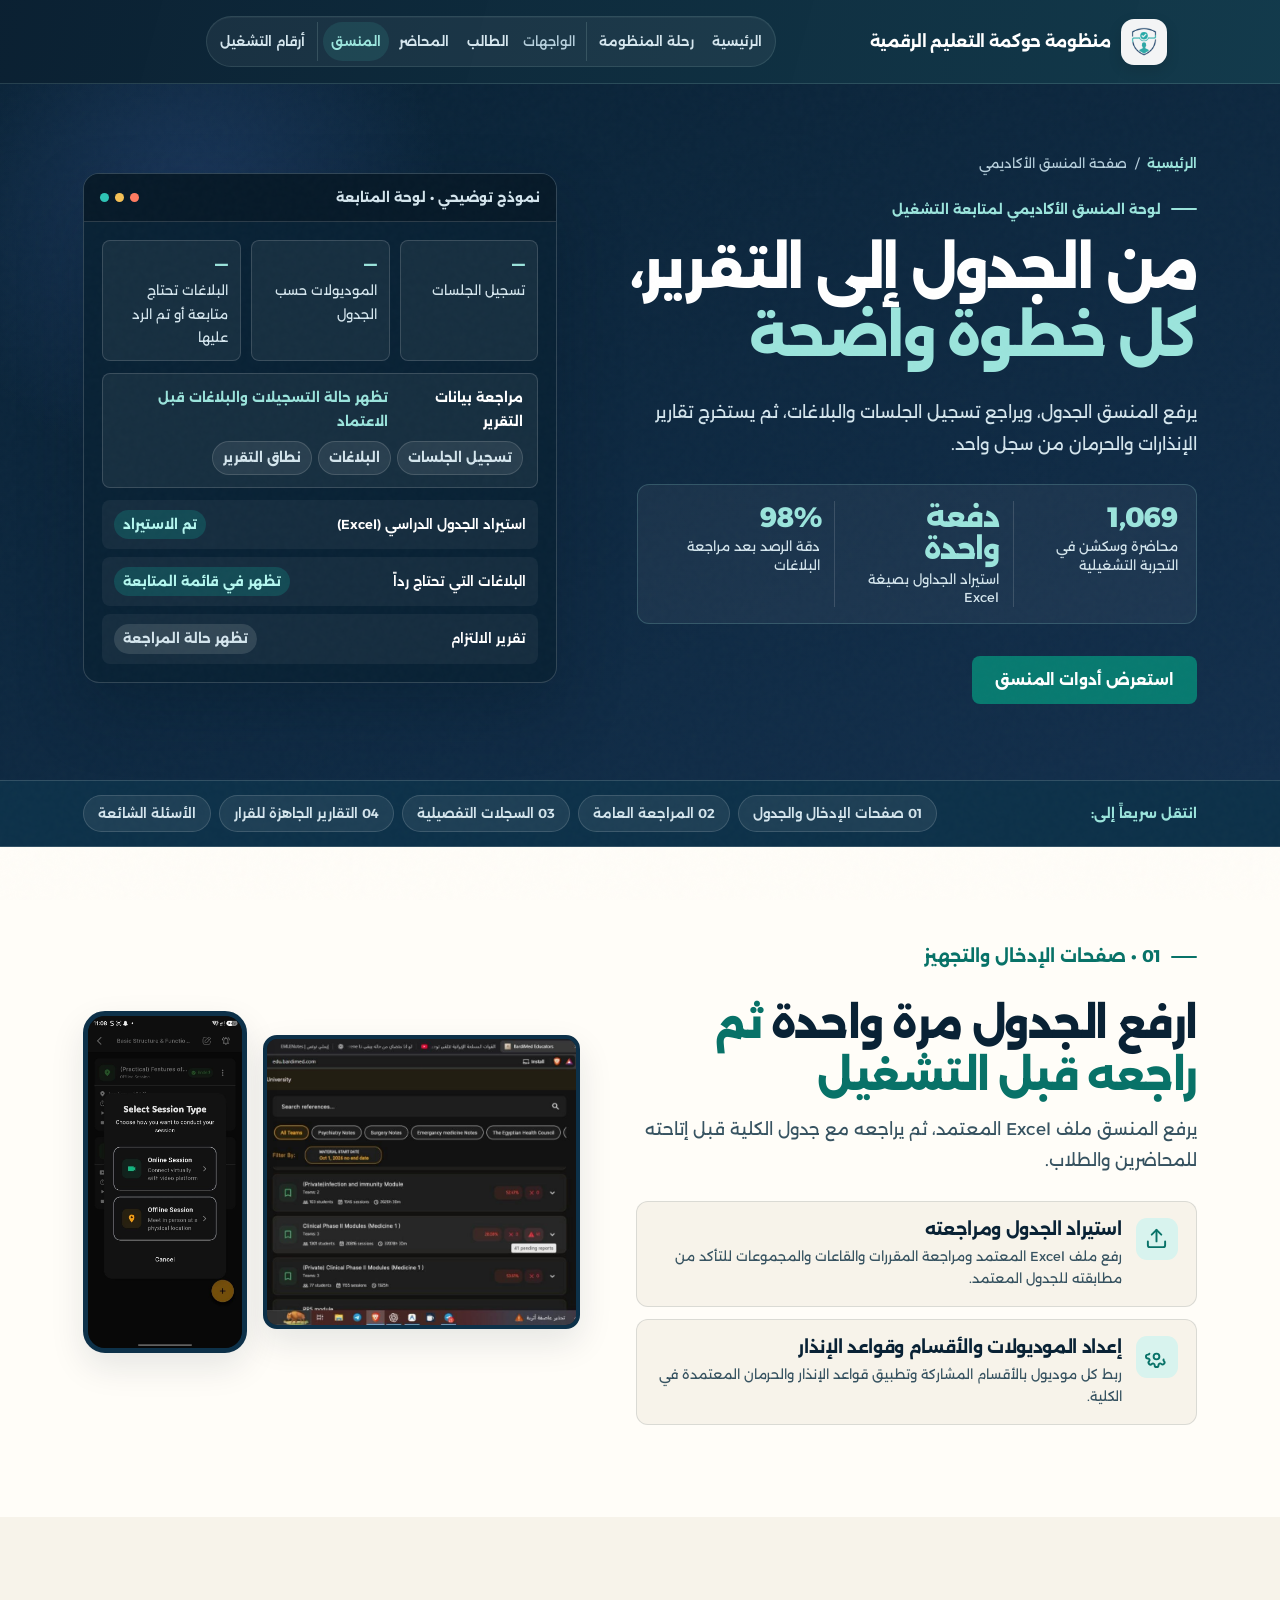
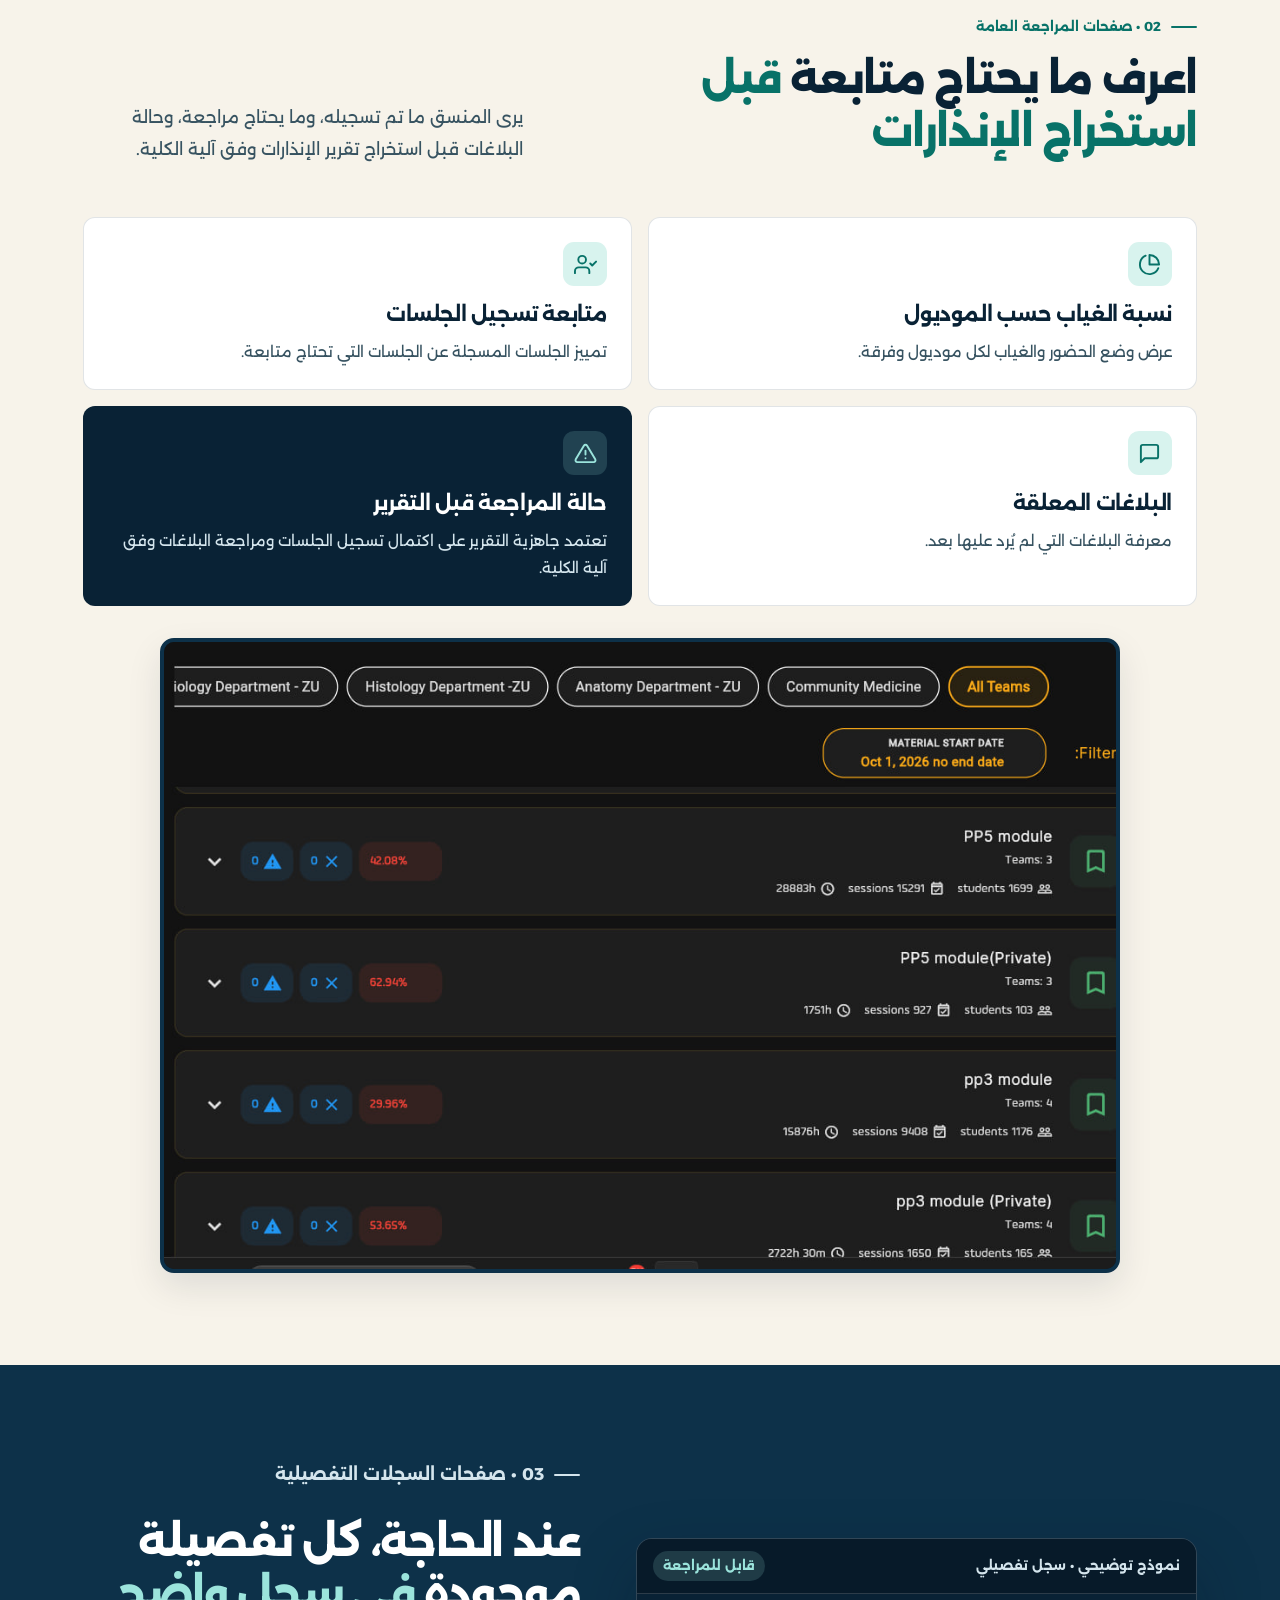
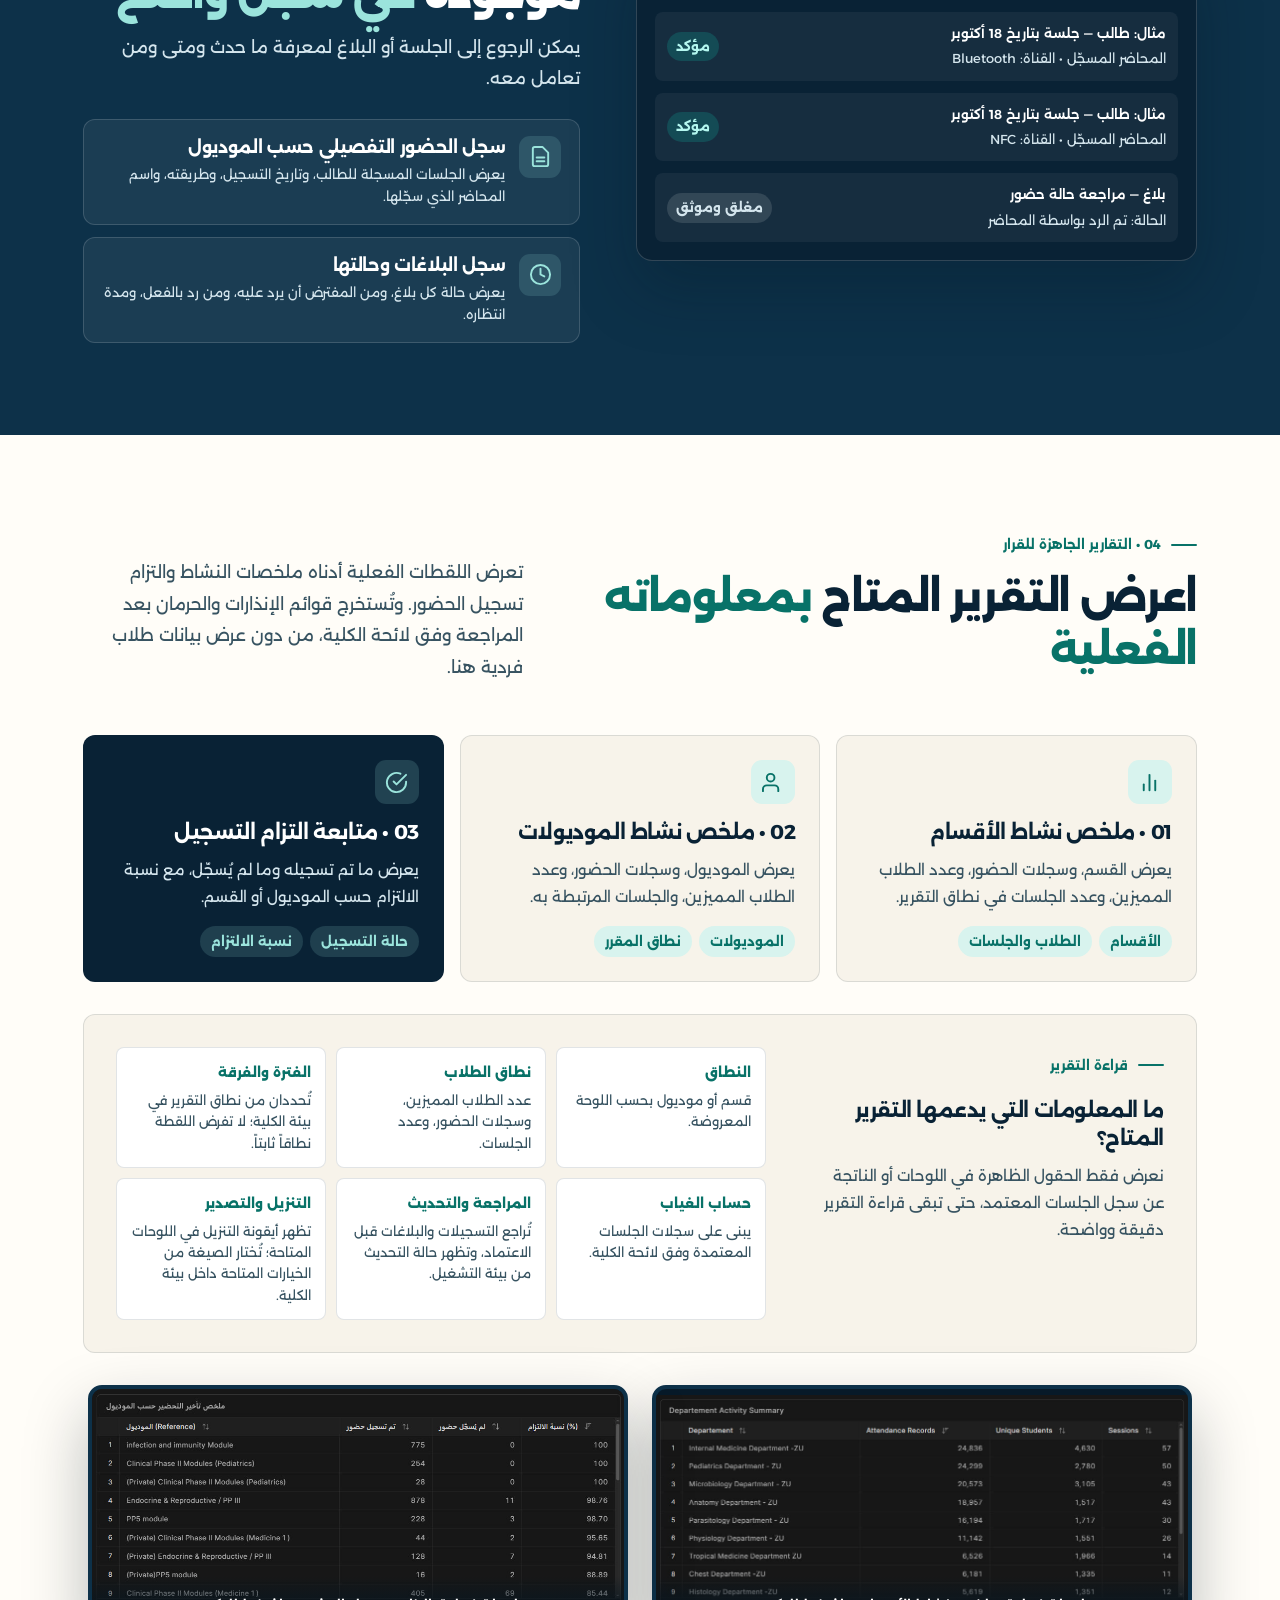
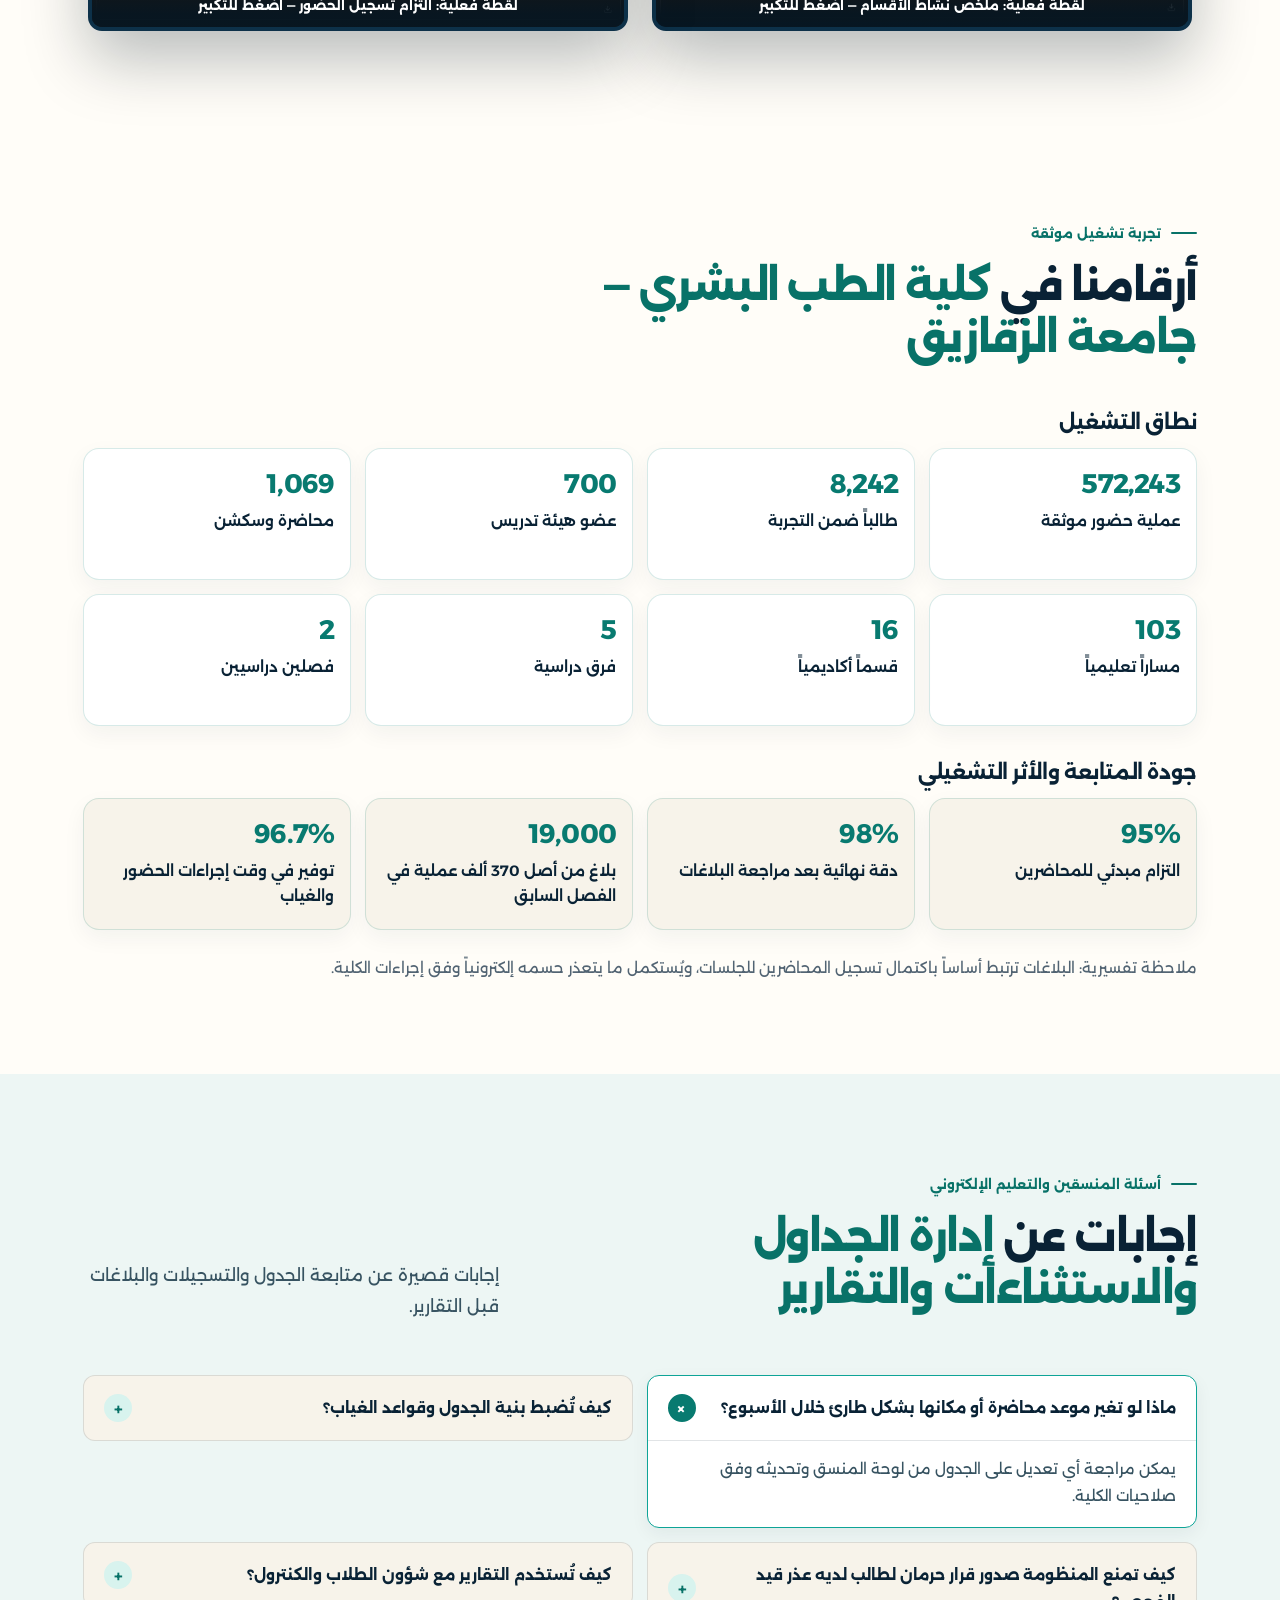
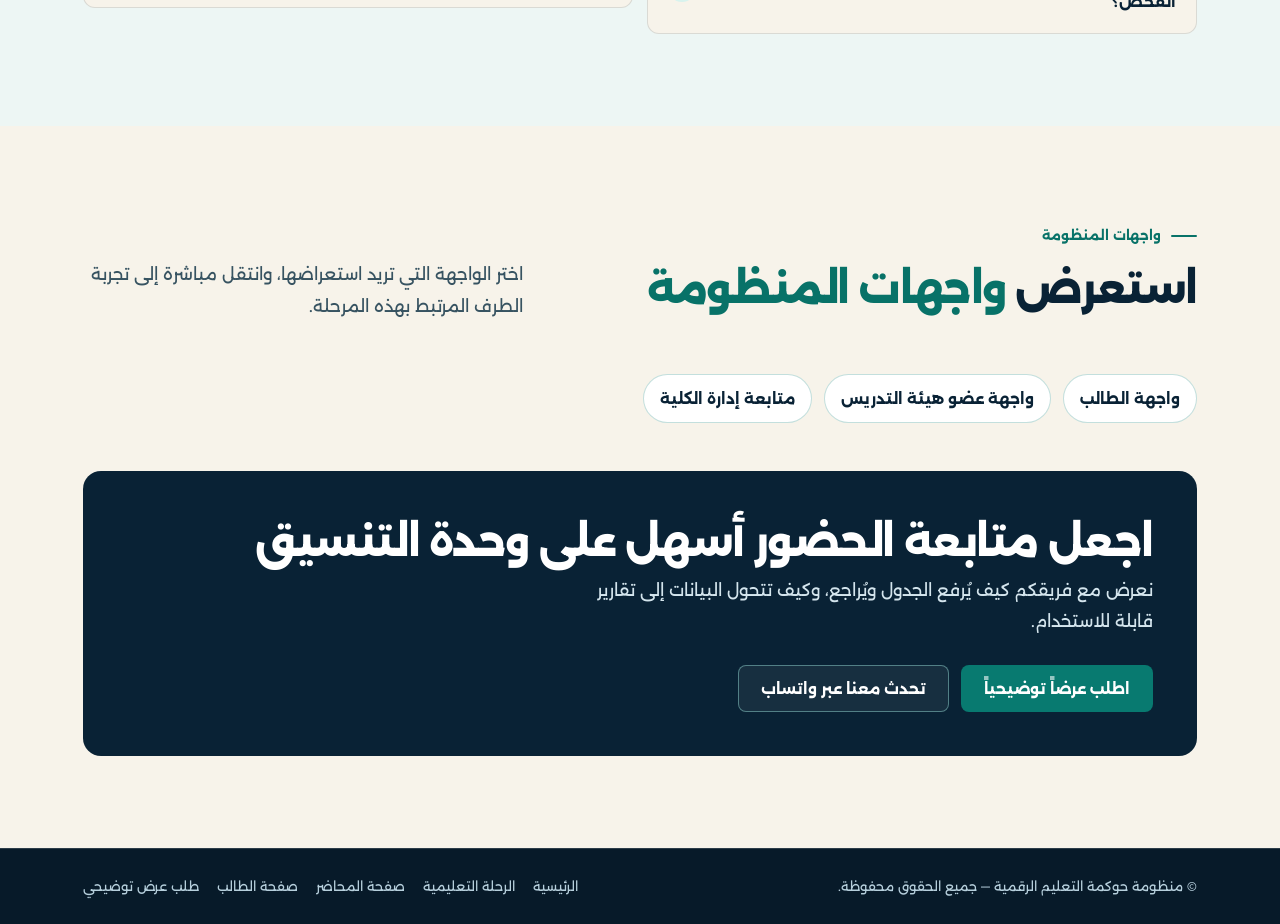
<file: coordinator.html>
<!DOCTYPE html>
<html lang="ar" dir="rtl">
<head>
  <meta charset="UTF-8">
  <meta name="viewport" content="width=device-width, initial-scale=1.0">
  <title>تجربة المنسق الأكاديمي | منظومة حوكمة التعليم الرقمية</title>
  <meta name="description" content="لوحة للمنسق الأكاديمي ووحدة التعليم الإلكتروني: استيراد الجدول بصيغة Excel، ومراجعة تسجيل الجلسات والبلاغات، واستخراج تقارير الالتزام والإنذارات والحرمان.">
  <meta name="theme-color" content="#092235">

  <!-- Favicons -->
  <link rel="icon" type="image/png" sizes="32x32" href="assets/favicon-32.png">
  <link rel="apple-touch-icon" sizes="180x180" href="assets/apple-touch-icon.png">

  <!-- Open Graph / Social Sharing -->
  <meta property="og:type" content="website">
  <meta property="og:locale" content="ar_EG">
  <meta property="og:title" content="تجربة المنسق الأكاديمي | منظومة حوكمة التعليم الرقمية">
  <meta property="og:description" content="إدارة الجداول، ومتابعة تسجيل الجلسات والبلاغات، واستخراج تقارير الإنذارات والحرمان بعد مراجعة البيانات.">
  <meta property="og:image" content="assets/og-cover.jpg">
  <meta property="og:image:width" content="1200">
  <meta property="og:image:height" content="630">
  <meta name="twitter:card" content="summary_large_image">
  <meta name="twitter:title" content="تجربة المنسق الأكاديمي | منظومة حوكمة التعليم الرقمية">
  <meta name="twitter:description" content="استيراد الجدول، ومتابعة التسجيلات والبلاغات، واستخراج تقارير تساعد على المراجعة الأكاديمية.">
  <meta name="twitter:image" content="assets/og-cover.jpg">

  <!-- Fonts -->
  <link rel="preconnect" href="https://fonts.googleapis.com">
  <link rel="preconnect" href="https://fonts.gstatic.com" crossorigin>
  <link href="https://fonts.googleapis.com/css2?family=Alexandria:wght@400;500;600;700;800&display=swap" rel="stylesheet">

  <!-- Progressive Enhancement Flag -->
  <script>document.documentElement.classList.add('js-enabled');</script>

  <!-- Unified Stylesheet -->
  <link rel="stylesheet" href="css/main.css">

  <!-- Structured Data (JSON-LD) -->
  <script type="application/ld+json">
  {
    "@context": "https://schema.org",
    "@type": "WebPage",
    "name": "تجربة المنسق الأكاديمي — منظومة حوكمة التعليم الرقمية",
    "inLanguage": "ar",
    "description": "استعراض تفصيلي لأدوات المنسق الأكاديمي ووحدة التعليم الإلكتروني في رفع الجداول ومراجعة السجلات وإصدار تقارير الالتزام والحرمان."
  }
  </script>
</head>
<body>
  <div class="noise" aria-hidden="true"></div>
  <a class="skip-link" href="#main-content">تخطي إلى المحتوى الرئيسي</a>

  <!-- Unified Ecosystem Header -->
  <header class="topbar">
    <div class="topbar-inner">
        <a class="brand" href="index.html" aria-label="منظومة حوكمة التعليم الرقمية — العودة إلى الصفحة الرئيسية">
          <img class="brand-logo" src="assets/logo-112.png" alt="شعار منظومة حوكمة التعليم الرقمية" width="48" height="48">
          <span class="brand-name">منظومة حوكمة التعليم الرقمية</span>
      </a>

      <nav class="main-nav" id="main-nav" aria-label="التنقل بين صفحات المنظومة">
        <div class="nav-group nav-group-core">
          <a href="index.html">الرئيسية</a>
          <a href="journey.html">رحلة المنظومة</a>
        </div>
        <div class="nav-group nav-group-roles" aria-label="واجهات المستخدم">
          <span class="nav-group-label">الواجهات</span>
          <a href="student.html">الطالب</a>
          <a href="lecturer.html">المحاضر</a>
          <a href="coordinator.html" class="active" aria-current="page">المنسق</a>
        </div>
        <div class="nav-group nav-group-insights">
          <a href="coordinator.html#numbers">أرقام التشغيل</a>
        </div>
      </nav>

      <div class="topbar-actions">
        <a class="btn btn-outline-light btn-sm header-whatsapp" data-cta-source="coordinator_header_whatsapp" href="https://wa.me/201062091434?text=%D9%85%D8%B1%D8%AD%D8%A8%D8%A7%D9%8B%D8%8C%20%D8%A3%D8%B1%D8%BA%D8%A8%20%D9%81%D9%8A%20%D8%A7%D9%84%D8%A7%D8%B3%D8%AA%D9%81%D8%B3%D8%A7%D8%B1%20%D8%B9%D9%86%20%D9%84%D9%88%D8%AD%D8%A9%20%D8%A7%D9%84%D9%85%D9%86%D8%B3%D9%82%20%D8%A7%D9%84%D8%A3%D9%83%D8%A7%D8%AF%D9%8A%D9%85%D9%8A%20%D9%81%D9%8A%20%D9%85%D9%86%D8%B8%D9%88%D9%85%D8%A9%20%D8%A7%D9%84%D8%AD%D8%B6%D9%88%D8%B1" target="_blank" rel="noopener noreferrer">
          اطلب عرضًا
        </a>
        <button class="menu-toggle" type="button" aria-expanded="false" aria-controls="main-nav" aria-label="فتح القائمة الرئيسية">
          <svg class="icon-burger" viewBox="0 0 24 24" fill="none" stroke="currentColor" stroke-width="2" stroke-linecap="round" aria-hidden="true">
            <path d="M4 7h16M4 12h16M4 17h16"/>
          </svg>
          <svg class="icon-close" viewBox="0 0 24 24" fill="none" stroke="currentColor" stroke-width="2" stroke-linecap="round" aria-hidden="true">
            <path d="M6 6l12 12M18 6L6 18"/>
          </svg>
        </button>
      </div>
    </div>
  </header>

  <main id="main-content">
    <!-- =====================================================================
         HERO: ACADEMIC COORDINATOR EXPERIENCE
         ===================================================================== -->
    <section class="sub-hero theme-coordinator" id="top">
      <div class="sub-hero-inner">
        <div>
          <nav class="breadcrumb" aria-label="مسار الصفحة">
            <a href="index.html">الرئيسية</a>
            <span aria-hidden="true">/</span>
            <span>صفحة المنسق الأكاديمي</span>
          </nav>

           <p class="eyebrow">لوحة المنسق الأكاديمي لمتابعة التشغيل</p>
           <h1>من الجدول إلى التقرير، <em>كل خطوة واضحة</em></h1>
          <p class="hero-lead">
             يرفع المنسق الجدول، ويراجع تسجيل الجلسات والبلاغات، ثم يستخرج تقارير الإنذارات والحرمان من سجل واحد.
          </p>

          <div class="hero-stats" aria-label="مؤشرات تشغيل لوحة المنسق">
            <div class="hero-stat">
              <strong data-count="1069">1,069</strong>
               <span>محاضرة وسكشن في التجربة التشغيلية</span>
            </div>
            <div class="hero-stat">
              <strong>دفعة واحدة</strong>
              <span>استيراد الجداول بصيغة Excel</span>
            </div>
            <div class="hero-stat">
               <strong>98%</strong>
               <span>دقة الرصد بعد مراجعة البلاغات</span>
            </div>
          </div>

          <div class="hero-actions">
            <a class="btn btn-primary" href="#inputs">استعرض أدوات المنسق</a>
          </div>
        </div>

        <!-- Bespoke Coordinator Operations Console -->
        <div class="console-window" aria-label="معاينة توضيحية للوحة عمليات المنسق الأكاديمي">
          <div class="console-topbar">
             <span class="console-title">نموذج توضيحي • لوحة المتابعة</span>
            <span class="window-dots" aria-hidden="true"><i></i><i></i><i></i></span>
          </div>
          <div class="console-body">
            <div class="console-kpis">
              <div class="console-kpi">
                 <strong>—</strong>
                 <span>تسجيل الجلسات</span>
              </div>
              <div class="console-kpi">
                 <strong>—</strong>
                 <span>الموديولات حسب الجدول</span>
              </div>
              <div class="console-kpi">
                 <strong>—</strong>
                 <span>البلاغات تحتاج متابعة أو تم الرد عليها</span>
              </div>
            </div>

            <div class="ui-meter">
              <div class="ui-meter-head">
                <b>مراجعة بيانات التقرير</b>
                 <span>تظهر حالة التسجيلات والبلاغات قبل الاعتماد</span>
              </div>
              <div class="ui-pills-bar" aria-label="عناصر المراجعة قبل التقرير">
                <span>تسجيل الجلسات</span>
                <span>البلاغات</span>
                <span>نطاق التقرير</span>
              </div>
            </div>

            <div class="ui-list">
              <div class="ui-row">
                 <b>استيراد الجدول الدراسي (Excel)</b>
                 <span class="ui-chip chip-ok">تم الاستيراد</span>
              </div>
              <div class="ui-row">
                 <b>البلاغات التي تحتاج رداً</b>
                 <span class="ui-chip chip-ok">تظهر في قائمة المتابعة</span>
              </div>
              <div class="ui-row">
                 <b>تقرير الالتزام</b>
                 <span class="ui-chip chip-info">تظهر حالة المراجعة</span>
              </div>
            </div>
          </div>
        </div>
      </div>
    </section>

    <!-- In-Page Quick Jump Bar -->
    <div class="subpage-jumpbar" aria-label="أقسام صفحة المنسق">
      <div class="subpage-jumpbar-inner">
        <span class="jumpbar-label">انتقل سريعاً إلى:</span>
        <div class="jumpbar-links">
          <a href="#inputs">01 صفحات الإدخال والجدول</a>
          <a href="#overview">02 المراجعة العامة</a>
          <a href="#records">03 السجلات التفصيلية</a>
          <a href="#reports">04 التقارير الجاهزة للقرار</a>
          <a href="#faq">الأسئلة الشائعة</a>
        </div>
      </div>
    </div>

    <!-- =====================================================================
         01. INPUT PAGES: BULK EXCEL SCHEDULE IMPORT & MODULE SETUP
         ===================================================================== -->
    <section class="section surface-paper" id="inputs">
      <div class="section-inner reveal">
        <div class="split-feature">
          <div class="split-copy">
            <p class="eyebrow dark">01 • صفحات الإدخال والتجهيز</p>
            <h2>ارفع الجدول مرة واحدة <em>ثم راجعه قبل التشغيل</em></h2>
            <p>
              يرفع المنسق ملف Excel المعتمد، ثم يراجعه مع جدول الكلية قبل إتاحته للمحاضرين والطلاب.
            </p>

            <div class="feature-rows">
              <article class="feature-row-card">
                <div class="icon-box" aria-hidden="true">
                  <svg viewBox="0 0 24 24" fill="none" stroke="currentColor" stroke-width="2" stroke-linecap="round" stroke-linejoin="round">
                    <path d="M21 15v4a2 2 0 0 1-2 2H5a2 2 0 0 1-2-2v-4"/><polyline points="17 8 12 3 7 8"/><line x1="12" y1="3" x2="12" y2="15"/>
                  </svg>
                </div>
                <div>
                   <h3>استيراد الجدول ومراجعته</h3>
                   <p>رفع ملف Excel المعتمد ومراجعة المقررات والقاعات والمجموعات للتأكد من مطابقته للجدول المعتمد.</p>
                </div>
              </article>

              <article class="feature-row-card">
                <div class="icon-box" aria-hidden="true">
                  <svg viewBox="0 0 24 24" fill="none" stroke="currentColor" stroke-width="2" stroke-linecap="round" stroke-linejoin="round">
                    <circle cx="12" cy="12" r="3"/><path d="M19.4 15a1.65 1.65 0 0 0 .33 1.82l.06.06a2 2 0 0 1-2.83 2.83l-.06-.06a1.65 1.65 0 0 0-1.82-.33 1.65 1.65 0 0 0-1 1.51V21a2 2 0 0 1-4 0v-.09A1.65 1.65 0 0 0 9 19.4a1.65 1.65 0 0 0-1.82.33l-.06.06a2 2 0 0 1-2.83-2.83l.06-.06a1.65 1.65 0 0 0 .33-1.82 1.65 1.65 0 0 0-1.51-1H3a2 2 0 0 1 0-4h.09A1.65 1.65 0 0 0 4.6 9"/>
                  </svg>
                </div>
                <div>
                   <h3>إعداد الموديولات والأقسام وقواعد الإنذار</h3>
                   <p>ربط كل موديول بالأقسام المشاركة وتطبيق قواعد الإنذار والحرمان المعتمدة في الكلية.</p>
                </div>
              </article>
            </div>
          </div>

          <div class="split-visual">
            <div class="role-visual-wrap role-visual-mixed" aria-label="شاشات إعداد ومراجعة الموديولات والجلسات للمنسق">
              <figure class="app-screen-card wide-screen-card">
                <img src="assets/web-coordinator-modules.png" alt="لوحة المنسق لمراجعة الموديولات والفرق الدراسية والجلسات" width="777" height="718" loading="lazy">
              </figure>
              <figure class="app-screen-card">
                <img src="assets/app-session-type.png" alt="شاشة تحديد نوع الجلسة الحضورية أو الإلكترونية" width="591" height="1280" loading="lazy">
              </figure>
            </div>
          </div>
        </div>
      </div>
    </section>

    <!-- =====================================================================
         02. GENERAL REVIEW PAGES: LIVE MONITORING ACROSS MODULES
         ===================================================================== -->
    <section class="section surface-cream" id="overview">
      <div class="section-inner reveal">
        <div class="section-head">
          <div>
            <p class="eyebrow dark">02 • صفحات المراجعة العامة</p>
            <h2>اعرف ما يحتاج متابعة <em>قبل استخراج الإنذارات</em></h2>
          </div>
          <p>
             يرى المنسق ما تم تسجيله، وما يحتاج مراجعة، وحالة البلاغات قبل استخراج تقرير الإنذارات وفق آلية الكلية.
          </p>
        </div>

        <div class="cap-grid-2">
          <article class="cap-card">
            <div class="icon-box" aria-hidden="true">
              <svg viewBox="0 0 24 24" fill="none" stroke="currentColor" stroke-width="2" stroke-linecap="round" stroke-linejoin="round">
                <path d="M21.21 15.89A10 10 0 1 1 8 2.83"/><path d="M22 12A10 10 0 0 0 12 2v10z"/>
              </svg>
            </div>
             <h3>نسبة الغياب حسب الموديول</h3>
             <p>عرض وضع الحضور والغياب لكل موديول وفرقة.</p>
          </article>

          <article class="cap-card">
            <div class="icon-box" aria-hidden="true">
              <svg viewBox="0 0 24 24" fill="none" stroke="currentColor" stroke-width="2" stroke-linecap="round" stroke-linejoin="round">
                <path d="M16 21v-2a4 4 0 0 0-4-4H5a4 4 0 0 0-4 4v2"/><circle cx="8.5" cy="7" r="4"/><polyline points="17 11 19 13 23 9"/>
              </svg>
            </div>
             <h3>متابعة تسجيل الجلسات</h3>
             <p>تمييز الجلسات المسجلة عن الجلسات التي تحتاج متابعة.</p>
          </article>

          <article class="cap-card">
            <div class="icon-box" aria-hidden="true">
              <svg viewBox="0 0 24 24" fill="none" stroke="currentColor" stroke-width="2" stroke-linecap="round" stroke-linejoin="round">
                <path d="M21 15a2 2 0 0 1-2 2H7l-4 4V5a2 2 0 0 1 2-2h14a2 2 0 0 1 2 2z"/>
              </svg>
            </div>
             <h3>البلاغات المعلقة</h3>
             <p>معرفة البلاغات التي لم يُرد عليها بعد.</p>
          </article>

          <article class="cap-card featured-dark">
            <div class="icon-box" aria-hidden="true">
              <svg viewBox="0 0 24 24" fill="none" stroke="currentColor" stroke-width="2" stroke-linecap="round" stroke-linejoin="round">
                <path d="M10.29 3.86L1.82 18a2 2 0 0 0 1.71 3h16.94a2 2 0 0 0 1.71-3L13.71 3.86a2 2 0 0 0-3.42 0z"/><line x1="12" y1="9" x2="12" y2="13"/><line x1="12" y1="17" x2="12.01" y2="17"/>
              </svg>
            </div>
             <h3>حالة المراجعة قبل التقرير</h3>
             <p>تعتمد جاهزية التقرير على اكتمال تسجيل الجلسات ومراجعة البلاغات وفق آلية الكلية.</p>
          </article>
        </div>

        <div class="section-below-visual wide-below-visual" aria-label="لوحة المراجعة العامة للموديولات والأقسام">
          <figure class="app-screen-card wide-screen-card">
            <img src="assets/web-coordinator-review.png" alt="لوحة المراجعة العامة لنسب الغياب والجلسات حسب الموديول والأقسام" width="1096" height="722" loading="lazy">
          </figure>
        </div>
      </div>
    </section>

    <!-- =====================================================================
         03. DETAILED AUDIT LOGS: FULL TRACEABILITY
         ===================================================================== -->
    <section class="section surface-slate" id="records">
      <div class="section-inner reveal">
        <div class="split-feature reverse">
          <div class="split-copy">
            <p class="eyebrow">03 • صفحات السجلات التفصيلية</p>
            <h2>عند الحاجة، كل تفصيلة موجودة <em>في سجل واضح</em></h2>
            <p>
              يمكن الرجوع إلى الجلسة أو البلاغ لمعرفة ما حدث ومتى ومن تعامل معه.
            </p>

            <div class="feature-rows">
              <article class="feature-row-card">
                <div class="icon-box" aria-hidden="true">
                  <svg viewBox="0 0 24 24" fill="none" stroke="currentColor" stroke-width="2" stroke-linecap="round" stroke-linejoin="round">
                    <path d="M14 2H6a2 2 0 0 0-2 2v16a2 2 0 0 0 2 2h12a2 2 0 0 0 2-2V8z"/><line x1="16" y1="13" x2="8" y2="13"/><line x1="16" y1="17" x2="8" y2="17"/>
                  </svg>
                </div>
                <div>
                  <h3>سجل الحضور التفصيلي حسب الموديول</h3>
                   <p>يعرض الجلسات المسجلة للطالب، وتاريخ التسجيل، وطريقته، واسم المحاضر الذي سجّلها.</p>
                </div>
              </article>

              <article class="feature-row-card">
                <div class="icon-box" aria-hidden="true">
                  <svg viewBox="0 0 24 24" fill="none" stroke="currentColor" stroke-width="2" stroke-linecap="round" stroke-linejoin="round">
                    <circle cx="12" cy="12" r="10"/><polyline points="12 6 12 12 16 14"/>
                  </svg>
                </div>
                <div>
                   <h3>سجل البلاغات وحالتها</h3>
                   <p>يعرض حالة كل بلاغ، ومن المفترض أن يرد عليه، ومن رد بالفعل، ومدة انتظاره.</p>
                </div>
              </article>
            </div>
          </div>

          <div class="split-visual">
            <div class="console-window" aria-label="نموذج سجل التدقيق التفصيلي للمنسق">
              <div class="console-topbar">
                 <span class="console-title">نموذج توضيحي • سجل تفصيلي</span>
                 <span class="ui-status-pill">قابل للمراجعة</span>
              </div>
              <div class="console-body">
                <div class="ui-row">
                  <div>
                     <b>مثال: طالب — جلسة بتاريخ 18 أكتوبر</b>
                     <div><small>المحاضر المسجّل • القناة: Bluetooth</small></div>
                  </div>
                  <span class="ui-chip chip-ok">مؤكد</span>
                </div>
                <div class="ui-row">
                  <div>
                     <b>مثال: طالب — جلسة بتاريخ 18 أكتوبر</b>
                     <div><small>المحاضر المسجّل • القناة: NFC</small></div>
                  </div>
                  <span class="ui-chip chip-ok">مؤكد</span>
                </div>
                <div class="ui-row">
                  <div>
                     <b>بلاغ — مراجعة حالة حضور</b>
                     <div><small>الحالة: تم الرد بواسطة المحاضر</small></div>
                  </div>
                  <span class="ui-chip chip-info">مغلق وموثق</span>
                </div>
              </div>
            </div>
          </div>
        </div>
      </div>
    </section>

    <!-- =====================================================================
         04. DECISION-READY REPORTS + REAL ZAGAZIG SCREENSHOTS
         ===================================================================== -->
    <section class="section surface-paper" id="reports">
      <div class="section-inner reveal">
        <div class="section-head">
          <div>
            <p class="eyebrow dark">04 • التقارير الجاهزة للقرار</p>
            <h2>اعرض التقرير المتاح <em>بمعلوماته الفعلية</em></h2>
          </div>
          <p>
             تعرض اللقطات الفعلية أدناه ملخصات النشاط والتزام تسجيل الحضور. وتُستخرج قوائم الإنذارات والحرمان بعد المراجعة وفق لائحة الكلية، من دون عرض بيانات طلاب فردية هنا.
          </p>
        </div>

        <div class="cap-grid-3">
          <article class="cap-card">
            <div class="icon-box" aria-hidden="true">
              <svg viewBox="0 0 24 24" fill="none" stroke="currentColor" stroke-width="2" stroke-linecap="round" stroke-linejoin="round">
                <line x1="18" y1="20" x2="18" y2="10"/><line x1="12" y1="20" x2="12" y2="4"/><line x1="6" y1="20" x2="6" y2="14"/>
              </svg>
            </div>
            <h3>01 • ملخص نشاط الأقسام</h3>
             <p>يعرض القسم، وسجلات الحضور، وعدد الطلاب المميزين، وعدد الجلسات في نطاق التقرير.</p>
            <ul class="pill-list">
              <li>الأقسام</li>
               <li>الطلاب والجلسات</li>
            </ul>
          </article>

          <article class="cap-card">
            <div class="icon-box" aria-hidden="true">
              <svg viewBox="0 0 24 24" fill="none" stroke="currentColor" stroke-width="2" stroke-linecap="round" stroke-linejoin="round">
                <path d="M17 21v-2a4 4 0 0 0-4-4H5a4 4 0 0 0-4 4v2"/><circle cx="9" cy="7" r="4"/>
              </svg>
            </div>
            <h3>02 • ملخص نشاط الموديولات</h3>
             <p>يعرض الموديول، وسجلات الحضور، وعدد الطلاب المميزين، والجلسات المرتبطة به.</p>
            <ul class="pill-list">
              <li>الموديولات</li>
               <li>نطاق المقرر</li>
            </ul>
          </article>

          <article class="cap-card featured-dark">
            <div class="icon-box" aria-hidden="true">
              <svg viewBox="0 0 24 24" fill="none" stroke="currentColor" stroke-width="2" stroke-linecap="round" stroke-linejoin="round">
                <path d="M22 11.08V12a10 10 0 1 1-5.93-9.14"/><path d="M22 4L12 14.01l-3-3"/>
              </svg>
            </div>
            <h3>03 • متابعة التزام التسجيل</h3>
             <p>يعرض ما تم تسجيله وما لم يُسجّل، مع نسبة الالتزام حسب الموديول أو القسم.</p>
            <ul class="pill-list">
              <li>حالة التسجيل</li>
               <li>نسبة الالتزام</li>
            </ul>
          </article>
        </div>

        <aside class="report-evidence" aria-label="ما توضحه التقارير المتاحة">
          <div>
            <p class="eyebrow dark">قراءة التقرير</p>
            <h3>ما المعلومات التي يدعمها التقرير المتاح؟</h3>
            <p>نعرض فقط الحقول الظاهرة في اللوحات أو الناتجة عن سجل الجلسات المعتمد، حتى تبقى قراءة التقرير دقيقة وواضحة.</p>
          </div>
          <dl class="report-facts-grid">
            <div><dt>النطاق</dt><dd>قسم أو موديول بحسب اللوحة المعروضة.</dd></div>
            <div><dt>نطاق الطلاب</dt><dd>عدد الطلاب المميزين، وسجلات الحضور، وعدد الجلسات.</dd></div>
            <div><dt>الفترة والفرقة</dt><dd>تُحددان من نطاق التقرير في بيئة الكلية؛ لا تفرض اللقطة نطاقاً ثابتاً.</dd></div>
            <div><dt>حساب الغياب</dt><dd>يبنى على سجلات الجلسات المعتمدة وفق لائحة الكلية.</dd></div>
            <div><dt>المراجعة والتحديث</dt><dd>تُراجع التسجيلات والبلاغات قبل الاعتماد، وتظهر حالة التحديث من بيئة التشغيل.</dd></div>
            <div><dt>التنزيل والتصدير</dt><dd>تظهر أيقونة التنزيل في اللوحات المتاحة؛ تُختار الصيغة من الخيارات المتاحة داخل بيئة الكلية.</dd></div>
          </dl>
        </aside>

        <!-- Real Operational Screenshots from Zagazig Deployment -->
        <div class="real-shots-pair" aria-label="لقطات فعلية من لوحات تقارير المنسق">
          <button class="real-shot-button wide-shot" type="button" data-full="assets/insight-5.jpg" data-caption="لقطة فعلية: ملخص نشاط الأقسام بسجلات الحضور والطلاب المميزين والجلسات">
            <img src="assets/insight-5.jpg" alt="لقطة حقيقية من ملخص نشاط الأقسام بسجلات الحضور والطلاب والجلسات" width="1072" height="457" loading="lazy">
            <span class="real-shot-caption">لقطة فعلية: ملخص نشاط الأقسام — اضغط للتكبير</span>
          </button>

          <button class="real-shot-button wide-shot" type="button" data-full="assets/insight-7.jpg" data-caption="لقطة فعلية: متابعة التزام تسجيل الحضور حسب الموديول">
            <img src="assets/insight-7.jpg" alt="لقطة حقيقية من متابعة التزام تسجيل الحضور حسب الموديول" width="1037" height="464" loading="lazy">
            <span class="real-shot-caption">لقطة فعلية: التزام تسجيل الحضور — اضغط للتكبير</span>
          </button>
        </div>
      </div>
    </section>

    <!-- =====================================================================
         05. COORDINATOR FAQ
         ===================================================================== -->
    <section class="section surface-mint" id="faq">
      <div class="section-inner reveal">
        <div class="section-head">
          <div>
            <p class="eyebrow dark">أسئلة المنسقين والتعليم الإلكتروني</p>
            <h2>إجابات عن <em>إدارة الجداول والاستثناءات والتقارير</em></h2>
          </div>
          <p>
             إجابات قصيرة عن متابعة الجدول والتسجيلات والبلاغات قبل التقارير.
          </p>
        </div>

        <div class="faq-grid">
          <details class="faq-item" open>
            <summary>
              <span>ماذا لو تغير موعد محاضرة أو مكانها بشكل طارئ خلال الأسبوع؟</span>
              <span class="faq-icon" aria-hidden="true">+</span>
            </summary>
            <div class="faq-answer">
               يمكن مراجعة أي تعديل على الجدول من لوحة المنسق وتحديثه وفق صلاحيات الكلية.
            </div>
          </details>

          <details class="faq-item">
            <summary>
              <span>كيف تُضبط بنية الجدول وقواعد الغياب؟</span>
              <span class="faq-icon" aria-hidden="true">+</span>
            </summary>
            <div class="faq-answer">
              تُضبط بنية الجدول واللوائح بحسب نظام الكلية، ويُؤكَّد نطاق التهيئة خلال العرض التشغيلي.
            </div>
          </details>

          <details class="faq-item">
            <summary>
              <span>كيف تمنع المنظومة صدور قرار حرمان لطالب لديه عذر قيد الفحص؟</span>
              <span class="faq-icon" aria-hidden="true">+</span>
            </summary>
            <div class="faq-answer">
               تظهر الجلسات غير المسجلة والبلاغات المعلقة للمنسق قبل استخراج التقرير، ليُراجعها أولاً.
            </div>
          </details>

          <details class="faq-item">
            <summary>
              <span>كيف تُستخدم التقارير مع شؤون الطلاب والكنترول؟</span>
              <span class="faq-icon" aria-hidden="true">+</span>
            </summary>
            <div class="faq-answer">
              يستخرج المنسق التقارير من المنصة لاستخدامها في المراجعة مع شؤون الطلاب والكنترول.
            </div>
          </details>
        </div>
      </div>
    </section>

    <!-- =====================================================================
         ECOSYSTEM DIRECTORY & CLOSING CTA
         ===================================================================== -->
    <section class="section surface-cream" id="cta">
      <div class="section-inner reveal">
        <div class="section-head">
          <div>
            <p class="eyebrow dark">تكامل الأدوار</p>
            <h2>تصفّح بقية محطات <em>الرحلة التعليمية الرقمية</em></h2>
          </div>
          <p>
             تعرف كيف يترابط الجدول، وتسجيل الحضور، ومتابعة الطالب، ثم التقارير.
          </p>
        </div>

        <div class="ecosystem-grid">
          <a class="ecosystem-card" href="journey.html">
            <div class="ecosystem-card-top">
              <span>المسار الكامل • 5 محطات</span>
              <h3>الرحلة التعليمية الرقمية</h3>
               <p>تتبّع العمل من استيراد الجدول حتى مراجعة البيانات والتقارير.</p>
            </div>
            <span class="ecosystem-link-label">استعرض الرحلة ←</span>
          </a>

          <a class="ecosystem-card" href="lecturer.html">
            <div class="ecosystem-card-top">
              <span>التنفيذ داخل القاعة</span>
              <h3>صفحة المحاضر</h3>
               <p>كيف يسجل عضو هيئة التدريس الجلسات ويرد على البلاغات.</p>
            </div>
            <span class="ecosystem-link-label">استكشف صفحة المحاضر ←</span>
          </a>

          <a class="ecosystem-card" href="student.html">
            <div class="ecosystem-card-top">
              <span>تجربة المستفيد الأول</span>
              <h3>صفحة الطالب</h3>
               <p>الجدول، تسجيل الحضور، متابعة الغياب، والبلاغ الإلكتروني.</p>
            </div>
            <span class="ecosystem-link-label">استكشف صفحة الطالب ←</span>
          </a>

          <div class="ecosystem-card is-current" aria-current="page">
            <div class="ecosystem-card-top">
              <span>أنت تتصفح الآن</span>
              <h3>صفحة المنسق الأكاديمي</h3>
               <p>استيراد الجداول، متابعة التسجيلات والبلاغات، واستخراج التقارير.</p>
            </div>
            <span class="ecosystem-link-label">الصفحة الحالية</span>
          </div>
        </div>

        <div class="subpage-cta-box" style="margin-top: var(--sp-7);">
          <div>
             <h2>اجعل متابعة الحضور أسهل على وحدة التنسيق</h2>
             <p>نعرض مع فريقكم كيف يُرفع الجدول ويُراجع، وكيف تتحول البيانات إلى تقارير قابلة للاستخدام.</p>
          </div>
          <div class="subpage-cta-actions">
            <a class="btn btn-primary" href="index.html#contact">اطلب عرضاً توضيحياً</a>
            <a class="btn btn-outline-light" data-cta-source="coordinator_bottom_whatsapp" href="https://wa.me/201062091434?text=%D9%85%D8%B1%D8%AD%D8%A8%D8%A7%D9%8B%D8%8C%20%D9%86%D8%B1%D8%BA%D8%A8%20%D9%81%D9%8A%20%D8%B9%D8%B1%D8%B6%20%D8%AA%D9%88%D8%B6%D9%8A%D8%AD%D9%8A%20%D9%84%D9%84%D9%88%D8%AD%D8%A9%20%D8%A7%D9%84%D9%85%D9%86%D8%B3%D9%82%20%D9%81%D9%8A%20%D9%85%D9%86%D8%B8%D9%88%D9%85%D8%A9%20%D8%A7%D9%84%D8%AD%D8%B6%D9%88%D8%B1%20%D8%A7%D9%84%D8%A3%D9%83%D8%A7%D8%AF%D9%8A%D9%85%D9%8A" target="_blank" rel="noopener noreferrer">
              تحدث معنا عبر واتساب
            </a>
          </div>
        </div>
      </div>
    </section>
  </main>

  <!-- Footer -->
  <footer class="site-footer">
    <div class="site-footer-inner">
      <span>© منظومة حوكمة التعليم الرقمية — جميع الحقوق محفوظة.</span>
      <div class="footer-links">
        <a href="index.html">الرئيسية</a>
        <a href="journey.html">الرحلة التعليمية</a>
        <a href="lecturer.html">صفحة المحاضر</a>
        <a href="student.html">صفحة الطالب</a>
        <a href="index.html#contact">طلب عرض توضيحي</a>
      </div>
    </div>
  </footer>

  <!-- Mobile Sticky Conversion Bar -->
  <div class="mobile-sticky-cta" id="mobile-sticky-cta" aria-label="اختصارات التواصل السريع">
    <a class="btn btn-primary" href="index.html#contact">اطلب عرضاً توضيحياً</a>
    <a class="btn btn-outline-light" data-cta-source="coordinator_sticky_whatsapp" href="https://wa.me/201062091434?text=%D9%85%D8%B1%D8%AD%D8%A8%D8%A7%D9%8B%D8%8C%20%D8%A3%D8%B1%D8%BA%D8%A8%20%D9%81%D9%8A%20%D8%AD%D8%AC%D8%B2%20%D8%B9%D8%B1%D8%B6%20%D8%AA%D9%88%D8%B6%D9%8A%D8%AD%D9%8A%20%D9%84%D9%85%D9%86%D8%B8%D9%88%D9%85%D8%A9%20%D8%A7%D9%84%D8%AD%D8%B6%D9%88%D8%B1%20%D8%A7%D9%84%D8%A3%D9%83%D8%A7%D8%AF%D9%8A%D9%85%D9%8A" target="_blank" rel="noopener noreferrer">
      واتساب مباشر
    </a>
  </div>

  <!-- Accessible Lightbox Modal for Real Coordinator Dashboard Shots -->
  <dialog class="gallery-modal" aria-label="معاينة مكبرة للوحة تقارير المنسق">
    <button class="gallery-close" type="button" aria-label="إغلاق المعاينة">×</button>
    <button class="gallery-prev" type="button" aria-label="الصورة السابقة">❯</button>
    <figure>
          <img src="assets/insight-5.jpg" alt="" width="1072" height="457" loading="lazy">
      <figcaption>
        <span class="gallery-counter">1 / 2</span>
        <span class="gallery-caption-text"></span>
      </figcaption>
    </figure>
    <button class="gallery-next" type="button" aria-label="الصورة التالية">❮</button>
  </dialog>

  <script src="js/app.js" defer></script>
</body>
</html>
</file>
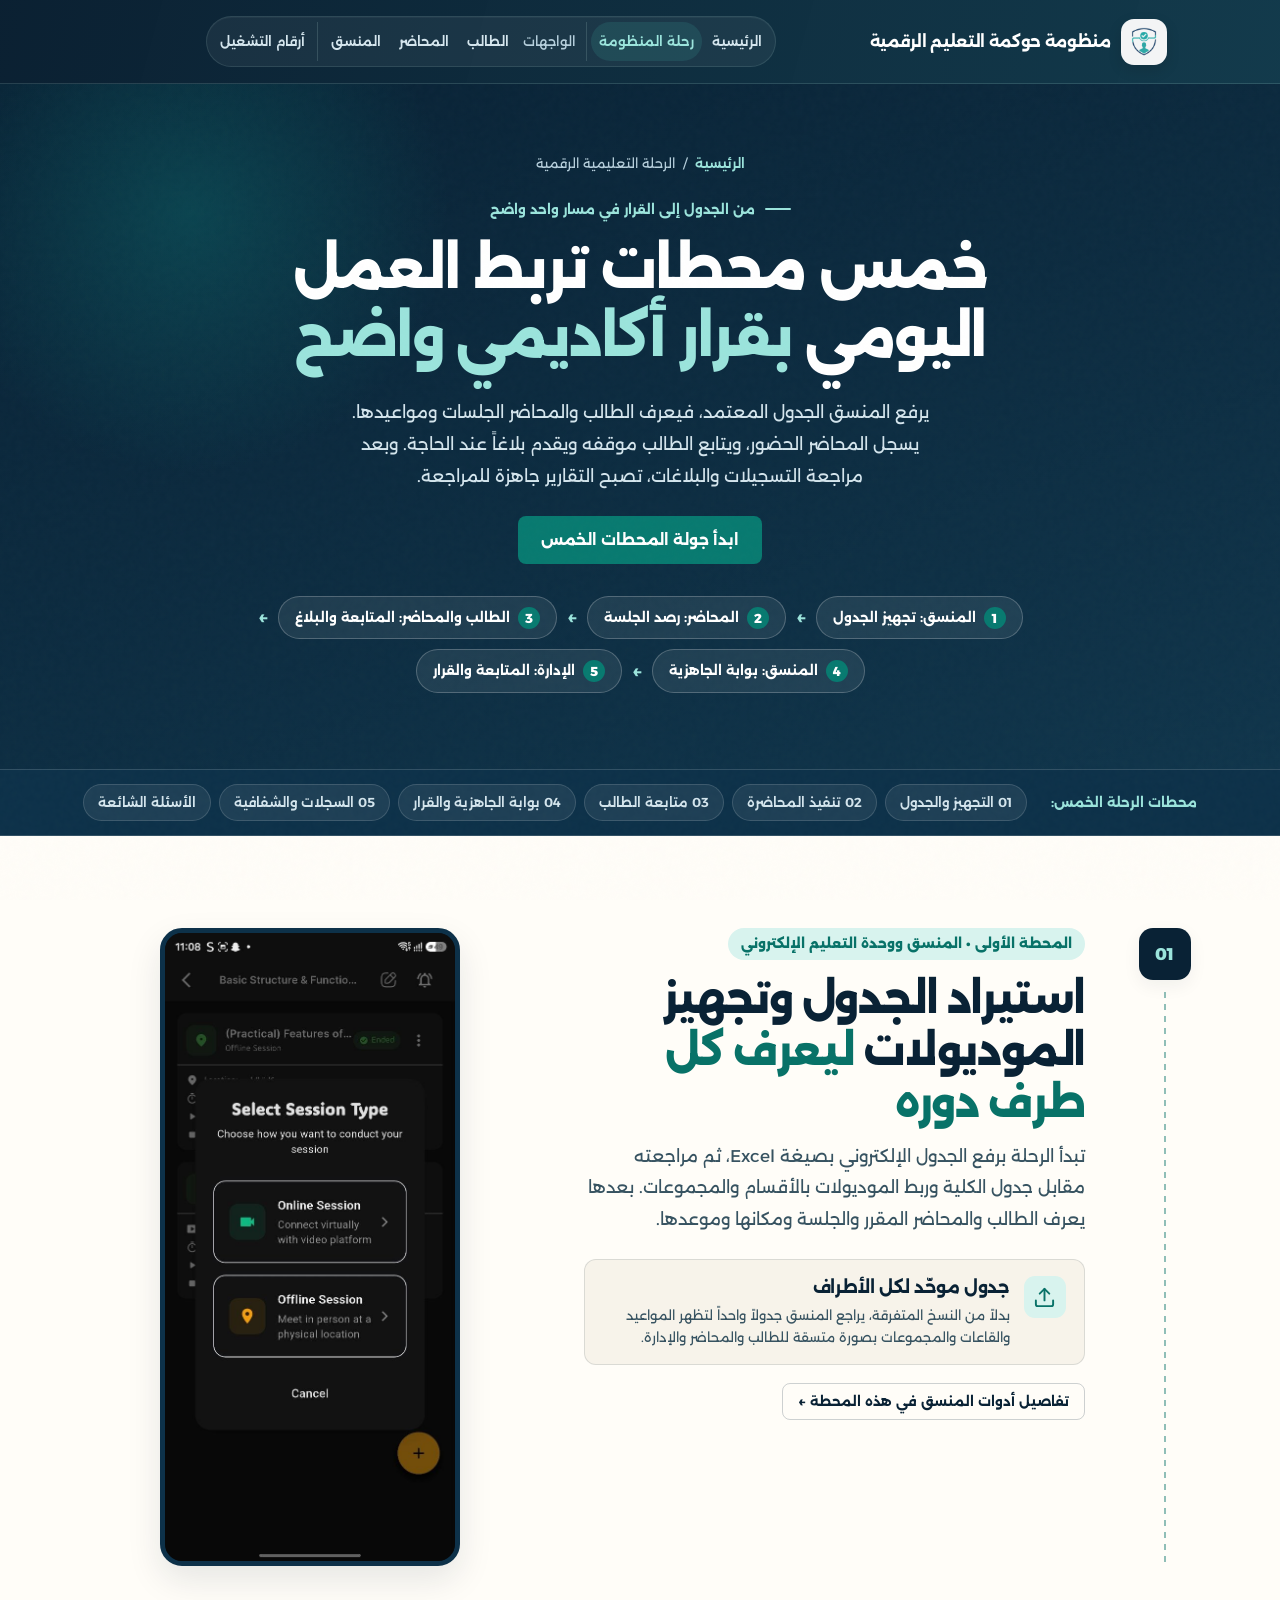
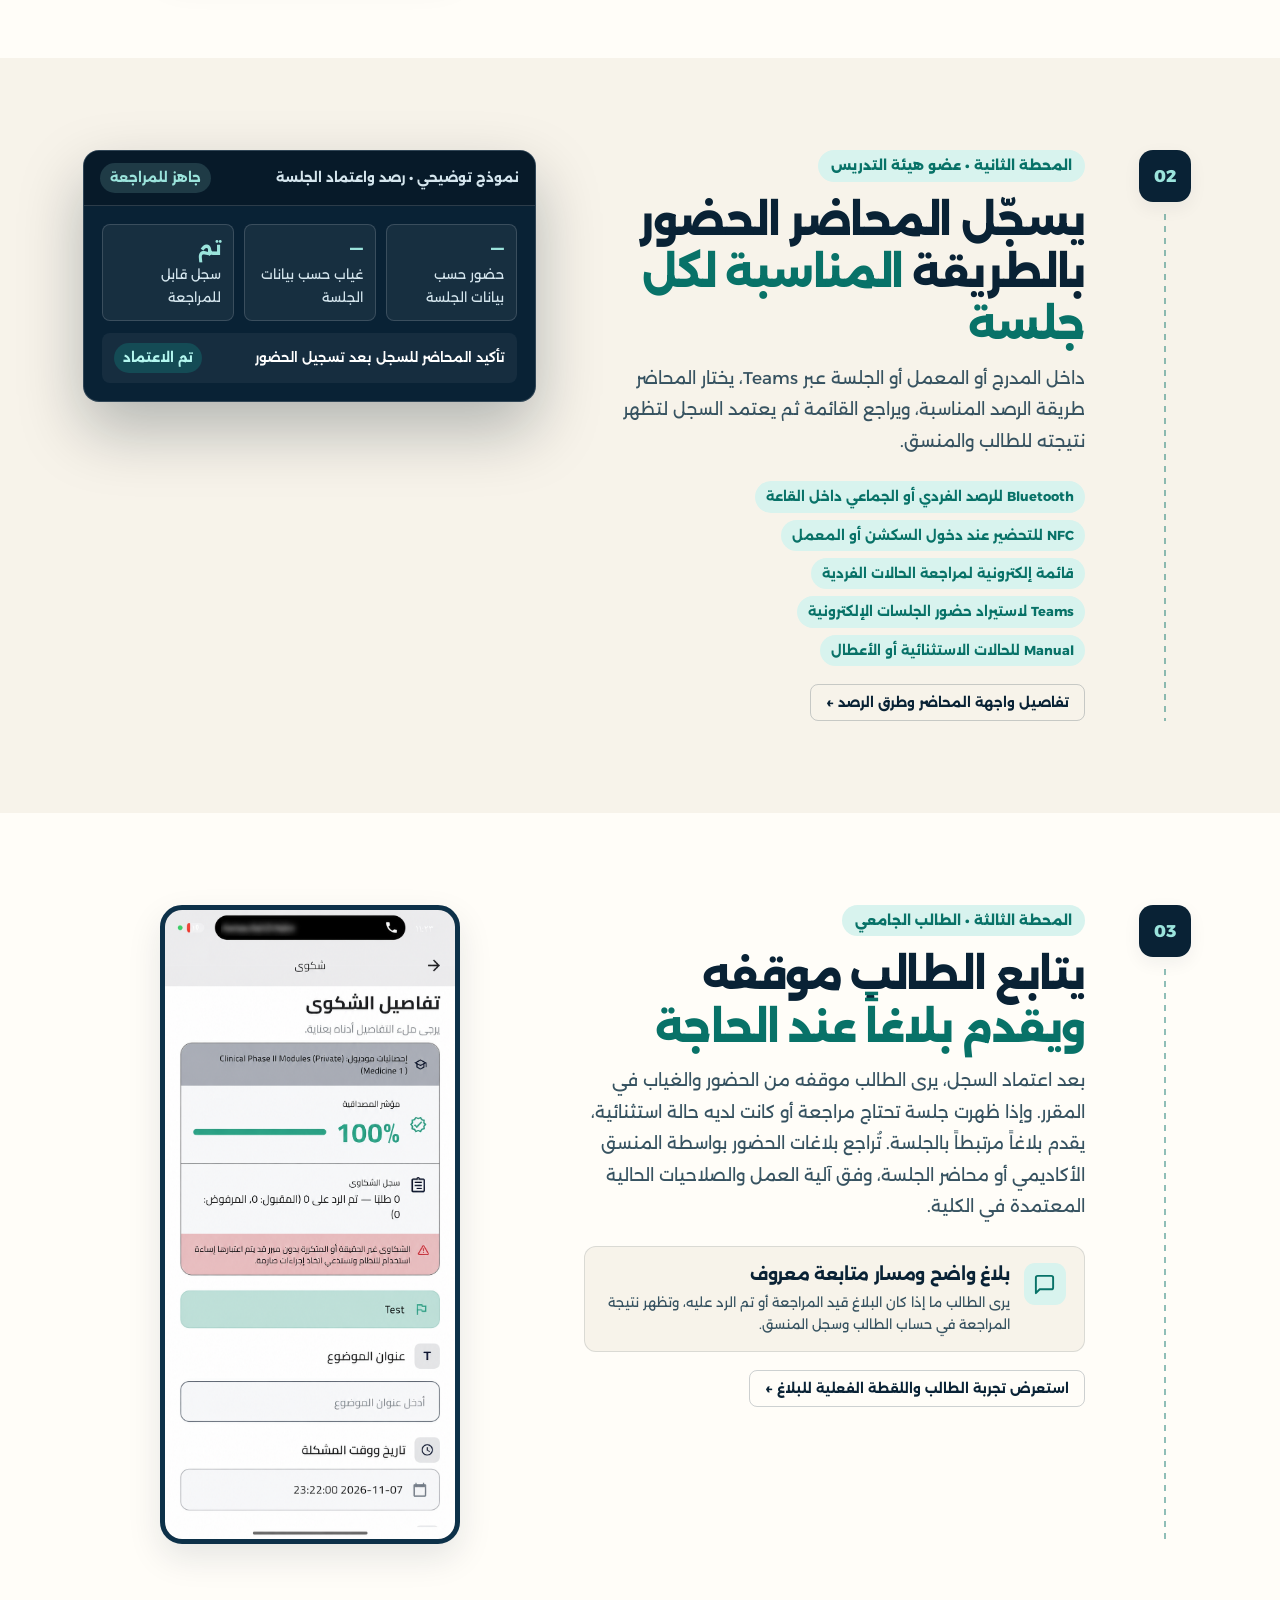
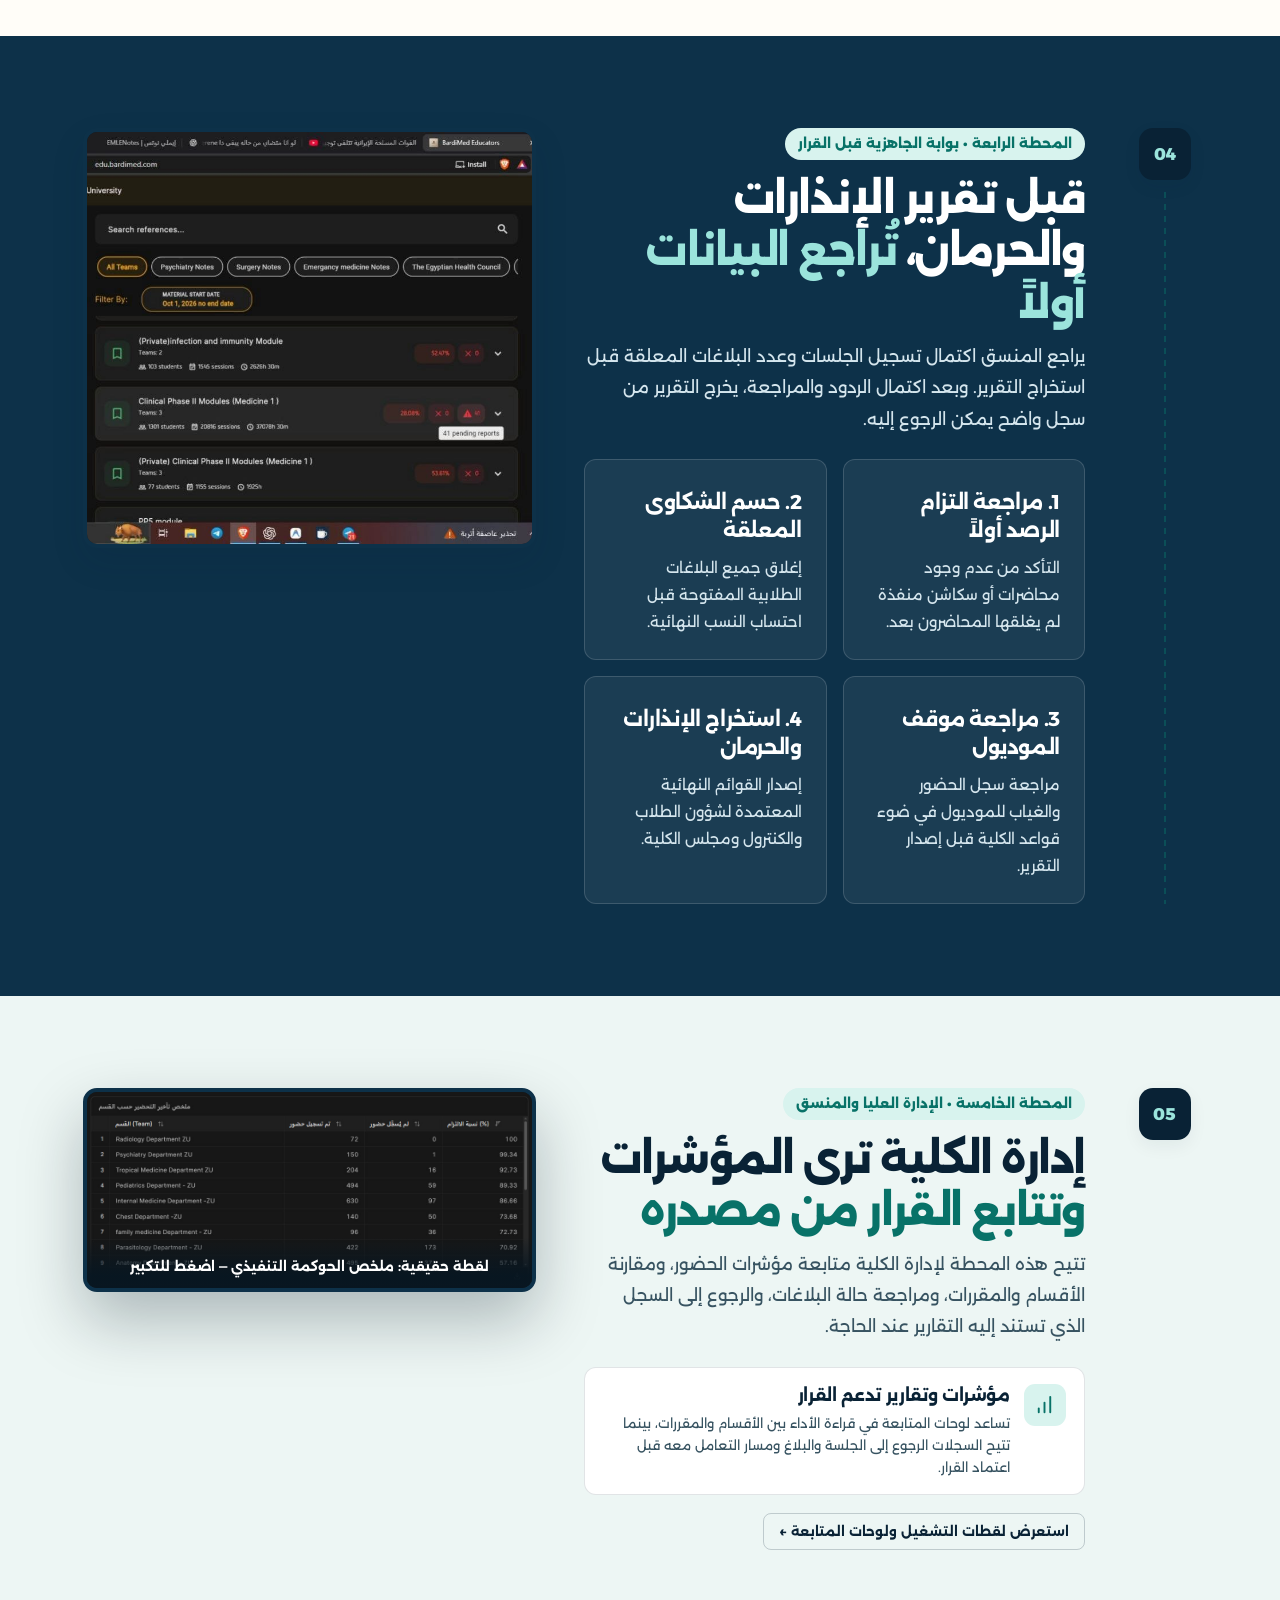
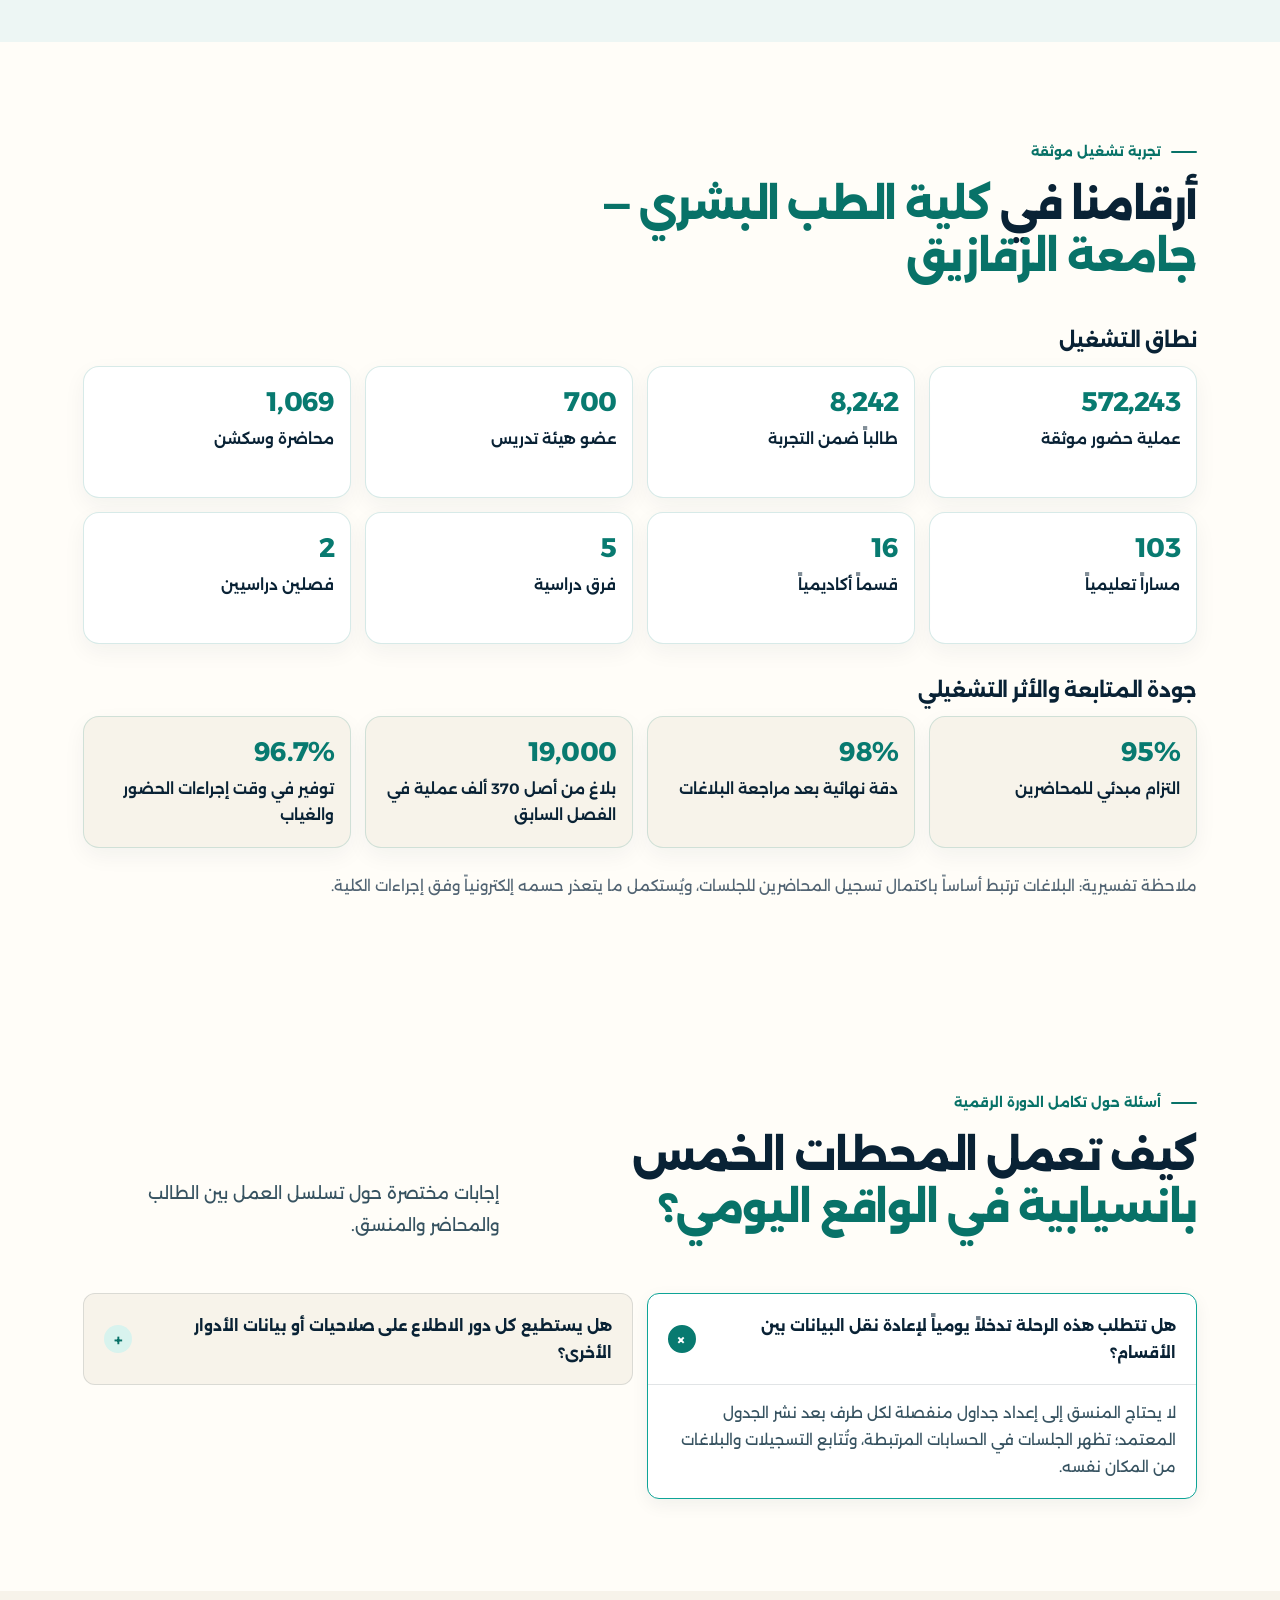
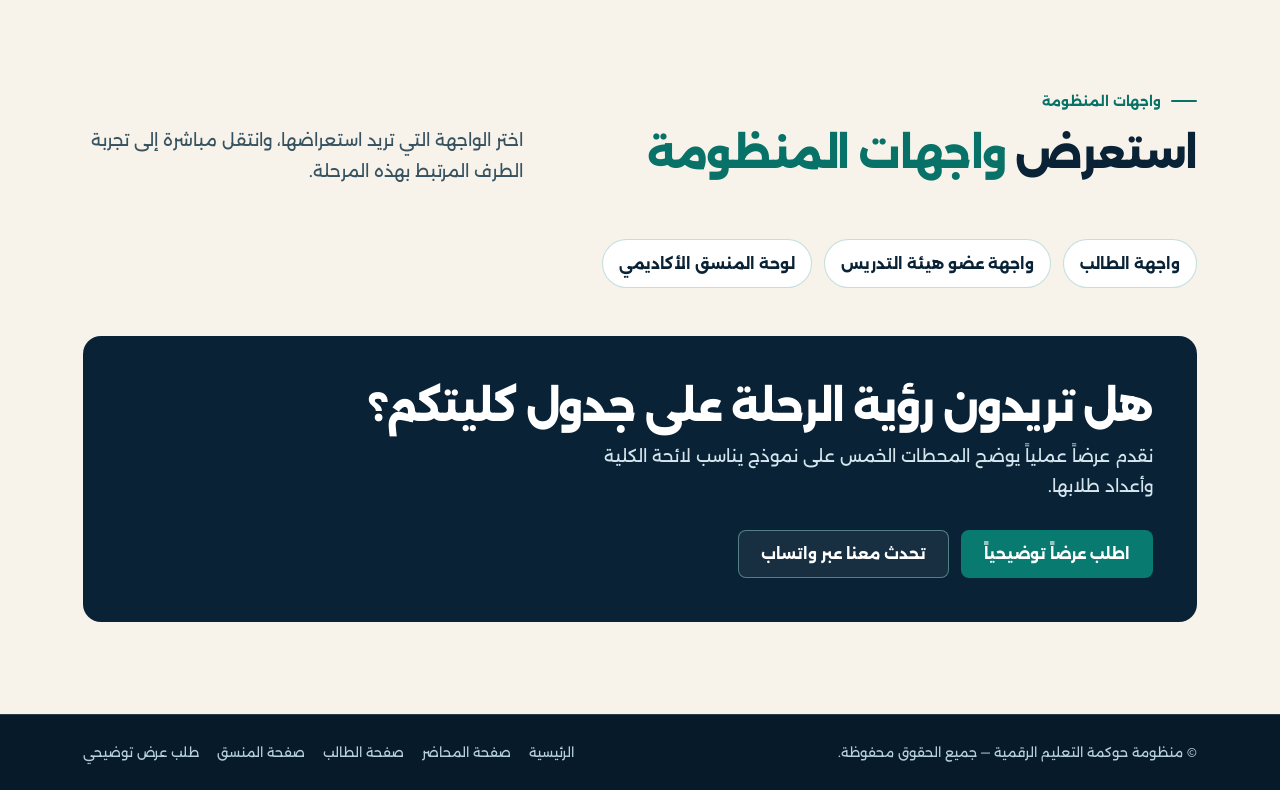
<file: journey.html>
<!DOCTYPE html>
<html lang="ar" dir="rtl">
<head>
  <meta charset="UTF-8">
  <meta name="viewport" content="width=device-width, initial-scale=1.0">
  <title>الرحلة التعليمية الرقمية | منظومة حوكمة التعليم الرقمية</title>
  <meta name="description" content="تعرّف على الرحلة التعليمية الرقمية عبر خمس محطات: من استيراد الجدول، إلى تسجيل الحضور ومتابعة البلاغات، ثم مراجعة البيانات واستخراج التقارير.">
  <meta name="theme-color" content="#092235">

  <!-- Favicons -->
  <link rel="icon" type="image/png" sizes="32x32" href="assets/favicon-32.png">
  <link rel="apple-touch-icon" sizes="180x180" href="assets/apple-touch-icon.png">

  <!-- Open Graph / Social Sharing -->
  <meta property="og:type" content="website">
  <meta property="og:locale" content="ar_EG">
  <meta property="og:title" content="الرحلة التعليمية الرقمية | منظومة حوكمة التعليم الرقمية">
  <meta property="og:description" content="مسار من خمس محطات يربط تجهيز الجدول، وتسجيل الحضور، ومتابعة البلاغات، ثم مراجعة البيانات والتقارير.">
  <meta property="og:image" content="assets/og-cover.jpg">
  <meta property="og:image:width" content="1200">
  <meta property="og:image:height" content="630">
  <meta name="twitter:card" content="summary_large_image">
  <meta name="twitter:title" content="الرحلة التعليمية الرقمية | منظومة حوكمة التعليم الرقمية">
  <meta name="twitter:description" content="من إعداد الجدول الدراسي إلى مراجعة الحضور والبلاغات واستخراج التقارير الأكاديمية.">
  <meta name="twitter:image" content="assets/og-cover.jpg">

  <!-- Fonts -->
  <link rel="preconnect" href="https://fonts.googleapis.com">
  <link rel="preconnect" href="https://fonts.gstatic.com" crossorigin>
  <link href="https://fonts.googleapis.com/css2?family=Alexandria:wght@400;500;600;700;800&display=swap" rel="stylesheet">

  <!-- Progressive Enhancement Flag -->
  <script>document.documentElement.classList.add('js-enabled');</script>

  <!-- Unified Stylesheet -->
  <link rel="stylesheet" href="css/main.css">

  <!-- Structured Data (JSON-LD) -->
  <script type="application/ld+json">
  {
    "@context": "https://schema.org",
    "@type": "WebPage",
    "name": "الرحلة التعليمية الرقمية — منظومة حوكمة التعليم الرقمية",
    "inLanguage": "ar",
    "description": "خريطة تفاعلية توضح المحطات الخمس المترابطة لتدفق بيانات الحضور الأكاديمي بين المنسق والمحاضر والطالب وإدارة الكلية."
  }
  </script>
</head>
<body>
  <div class="noise" aria-hidden="true"></div>
  <a class="skip-link" href="#main-content">تخطي إلى المحتوى الرئيسي</a>

  <!-- Unified Ecosystem Header -->
  <header class="topbar">
    <div class="topbar-inner">
        <a class="brand" href="index.html" aria-label="منظومة حوكمة التعليم الرقمية — العودة إلى الصفحة الرئيسية">
          <img class="brand-logo" src="assets/logo-112.png" alt="شعار منظومة حوكمة التعليم الرقمية" width="48" height="48">
          <span class="brand-name">منظومة حوكمة التعليم الرقمية</span>
      </a>

      <nav class="main-nav" id="main-nav" aria-label="التنقل بين صفحات المنظومة">
        <div class="nav-group nav-group-core">
          <a href="index.html">الرئيسية</a>
          <a href="journey.html" class="active" aria-current="page">رحلة المنظومة</a>
        </div>
        <div class="nav-group nav-group-roles" aria-label="واجهات المستخدم">
          <span class="nav-group-label">الواجهات</span>
          <a href="student.html">الطالب</a>
          <a href="lecturer.html">المحاضر</a>
          <a href="coordinator.html">المنسق</a>
        </div>
        <div class="nav-group nav-group-insights">
          <a href="coordinator.html#numbers">أرقام التشغيل</a>
        </div>
      </nav>

      <div class="topbar-actions">
        <a class="btn btn-outline-light btn-sm header-whatsapp" data-cta-source="journey_header_whatsapp" href="https://wa.me/201062091434?text=%D9%85%D8%B1%D8%AD%D8%A8%D8%A7%D9%8B%D8%8C%20%D8%A3%D8%B1%D8%BA%D8%A8%20%D9%81%D9%8A%20%D8%A7%D9%84%D8%A7%D8%B3%D8%AA%D9%81%D8%B3%D8%A7%D8%B1%20%D8%B9%D9%86%20%D8%AF%D9%88%D8%B1%D8%A9%20%D8%A7%D9%84%D8%B9%D9%85%D9%84%20%D8%A7%D9%84%D9%83%D8%A7%D9%85%D9%84%D8%A9%20%D9%81%D9%8A%20%D9%85%D9%86%D8%B8%D9%88%D9%85%D8%A9%20%D8%A7%D9%84%D8%AD%D8%B6%D9%88%D8%B1%20%D8%A7%D9%84%D8%A3%D9%83%D8%A7%D8%AF%D9%8A%D9%85%D9%8A" target="_blank" rel="noopener noreferrer">
          اطلب عرضًا
        </a>
        <button class="menu-toggle" type="button" aria-expanded="false" aria-controls="main-nav" aria-label="فتح القائمة الرئيسية">
          <svg class="icon-burger" viewBox="0 0 24 24" fill="none" stroke="currentColor" stroke-width="2" stroke-linecap="round" aria-hidden="true">
            <path d="M4 7h16M4 12h16M4 17h16"/>
          </svg>
          <svg class="icon-close" viewBox="0 0 24 24" fill="none" stroke="currentColor" stroke-width="2" stroke-linecap="round" aria-hidden="true">
            <path d="M6 6l12 12M18 6L6 18"/>
          </svg>
        </button>
      </div>
    </div>
  </header>

  <main id="main-content">
    <!-- =====================================================================
         HERO: UNIFIED DIGITAL EDUCATIONAL JOURNEY
         ===================================================================== -->
    <section class="sub-hero theme-journey" id="top">
      <div class="sub-hero-inner centered">
        <div>
          <nav class="breadcrumb" aria-label="مسار الصفحة">
            <a href="index.html">الرئيسية</a>
            <span aria-hidden="true">/</span>
            <span>الرحلة التعليمية الرقمية</span>
          </nav>

           <p class="eyebrow">من الجدول إلى القرار في مسار واحد واضح</p>
           <h1>خمس محطات تربط العمل اليومي <em>بقرار أكاديمي واضح</em></h1>
          <p class="hero-lead">
             يرفع المنسق الجدول المعتمد، فيعرف الطالب والمحاضر الجلسات ومواعيدها. يسجل المحاضر الحضور، ويتابع الطالب موقفه ويقدم بلاغاً عند الحاجة. وبعد مراجعة التسجيلات والبلاغات، تصبح التقارير جاهزة للمراجعة.
          </p>

          <div class="hero-actions">
            <a class="btn btn-primary" href="#setup">ابدأ جولة المحطات الخمس</a>
          </div>

          <!-- Interactive Actor Flow Map -->
          <div class="journey-actor-map" aria-label="خريطة انتقال البيانات بين الأدوار">
            <a class="actor-node" href="#setup">
              <span class="node-num">1</span>
              <span>المنسق: تجهيز الجدول</span>
            </a>
            <span class="actor-arrow" aria-hidden="true">←</span>
            <a class="actor-node" href="#lecture">
              <span class="node-num">2</span>
              <span>المحاضر: رصد الجلسة</span>
            </a>
            <span class="actor-arrow" aria-hidden="true">←</span>
            <a class="actor-node" href="#followup">
              <span class="node-num">3</span>
               <span>الطالب والمحاضر: المتابعة والبلاغ</span>
            </a>
            <span class="actor-arrow" aria-hidden="true">←</span>
            <a class="actor-node" href="#governance">
              <span class="node-num">4</span>
              <span>المنسق: بوابة الجاهزية</span>
            </a>
            <span class="actor-arrow" aria-hidden="true">←</span>
            <a class="actor-node" href="#details">
              <span class="node-num">5</span>
              <span>الإدارة: المتابعة والقرار</span>
            </a>
          </div>
        </div>
      </div>
    </section>

    <!-- In-Page Quick Jump Bar -->
    <div class="subpage-jumpbar" aria-label="محطات الرحلة التعليمية">
      <div class="subpage-jumpbar-inner">
        <span class="jumpbar-label">محطات الرحلة الخمس:</span>
        <div class="jumpbar-links">
          <a href="#setup">01 التجهيز والجدول</a>
          <a href="#lecture">02 تنفيذ المحاضرة</a>
          <a href="#followup">03 متابعة الطالب</a>
          <a href="#governance">04 بوابة الجاهزية والقرار</a>
          <a href="#details">05 السجلات والشفافية</a>
          <a href="#faq">الأسئلة الشائعة</a>
        </div>
      </div>
    </div>

    <!-- =====================================================================
         STATION 01: COORDINATOR & E-LEARNING SETUP
         ===================================================================== -->
    <section class="section surface-paper" id="setup">
      <div class="section-inner reveal">
        <div class="journey-stage-card">
          <div class="stage-rail" aria-hidden="true">
            <span class="stage-badge-num">01</span>
            <span class="stage-rail-line"></span>
          </div>

          <div class="split-copy">
            <span class="stage-role-pill">المحطة الأولى • المنسق ووحدة التعليم الإلكتروني</span>
             <h2>استيراد الجدول وتجهيز الموديولات <em>ليعرف كل طرف دوره</em></h2>
            <p>
               تبدأ الرحلة برفع الجدول الإلكتروني بصيغة Excel، ثم مراجعته مقابل جدول الكلية وربط الموديولات بالأقسام والمجموعات. بعدها يعرف الطالب والمحاضر المقرر والجلسة ومكانها وموعدها.
            </p>

            <div class="feature-rows">
              <article class="feature-row-card">
                <div class="icon-box" aria-hidden="true">
                  <svg viewBox="0 0 24 24" fill="none" stroke="currentColor" stroke-width="2" stroke-linecap="round" stroke-linejoin="round">
                    <path d="M21 15v4a2 2 0 0 1-2 2H5a2 2 0 0 1-2-2v-4"/><polyline points="17 8 12 3 7 8"/><line x1="12" y1="3" x2="12" y2="15"/>
                  </svg>
                </div>
                <div>
                   <h3>جدول موحّد لكل الأطراف</h3>
                   <p>بدلاً من النسخ المتفرقة، يراجع المنسق جدولاً واحداً لتظهر المواعيد والقاعات والمجموعات بصورة متسقة للطالب والمحاضر والإدارة.</p>
                </div>
              </article>
            </div>

            <div class="stage-link-row">
              <a class="btn btn-outline-dark btn-sm" href="coordinator.html#inputs">تفاصيل أدوات المنسق في هذه المحطة ←</a>
            </div>
          </div>

          <div class="stage-visual-wrap" aria-label="معاينة المحطة الأولى: نشر الجدول الموحد">
            <figure class="app-screen-card">
              <img src="assets/app-session-type.png" alt="شاشة اختيار نوع الجلسة وإعداد الجدول والموديولات" width="591" height="1280" loading="lazy">
            </figure>
          </div>
        </div>
      </div>
    </section>

    <!-- =====================================================================
         STATION 02: LECTURER SESSION EXECUTION
         ===================================================================== -->
    <section class="section surface-cream" id="lecture">
      <div class="section-inner reveal">
        <div class="journey-stage-card">
          <div class="stage-rail" aria-hidden="true">
            <span class="stage-badge-num">02</span>
            <span class="stage-rail-line"></span>
          </div>

          <div class="split-copy">
            <span class="stage-role-pill">المحطة الثانية • عضو هيئة التدريس</span>
             <h2>يسجّل المحاضر الحضور بالطريقة <em>المناسبة لكل جلسة</em></h2>
            <p>
               داخل المدرج أو المعمل أو الجلسة عبر Teams، يختار المحاضر طريقة الرصد المناسبة، ويراجع القائمة ثم يعتمد السجل لتظهر نتيجته للطالب والمنسق.
            </p>

            <ul class="pill-list" style="margin-bottom: 16px;">
               <li>Bluetooth للرصد الفردي أو الجماعي داخل القاعة</li>
               <li>NFC للتحضير عند دخول السكشن أو المعمل</li>
               <li>قائمة إلكترونية لمراجعة الحالات الفردية</li>
               <li>Teams لاستيراد حضور الجلسات الإلكترونية</li>
               <li>Manual للحالات الاستثنائية أو الأعطال</li>
            </ul>

            <div class="stage-link-row">
              <a class="btn btn-outline-dark btn-sm" href="lecturer.html#methods">تفاصيل واجهة المحاضر وطرق الرصد ←</a>
            </div>
          </div>

          <div class="console-window" aria-label="معاينة المحطة الثانية: اعتماد جلسة المحاضرة">
            <div class="console-topbar">
               <span class="console-title">نموذج توضيحي • رصد واعتماد الجلسة</span>
               <span class="ui-status-pill">جاهز للمراجعة</span>
            </div>
            <div class="console-body">
              <div class="console-kpis">
                <div class="console-kpi">
                   <strong>—</strong>
                   <span>حضور حسب بيانات الجلسة</span>
                </div>
                <div class="console-kpi">
                   <strong>—</strong>
                   <span>غياب حسب بيانات الجلسة</span>
                </div>
                <div class="console-kpi">
                   <strong>تم</strong>
                   <span>سجل قابل للمراجعة</span>
                </div>
              </div>
              <div class="ui-row">
                 <b>تأكيد المحاضر للسجل بعد تسجيل الحضور</b>
                 <span class="ui-chip chip-ok">تم الاعتماد</span>
              </div>
            </div>
          </div>
        </div>
      </div>
    </section>

    <!-- =====================================================================
         STATION 03: STUDENT FOLLOW-UP & DIGITAL REPORT
         ===================================================================== -->
    <section class="section surface-paper" id="followup">
      <div class="section-inner reveal">
        <div class="journey-stage-card">
          <div class="stage-rail" aria-hidden="true">
            <span class="stage-badge-num">03</span>
            <span class="stage-rail-line"></span>
          </div>

          <div class="split-copy">
            <span class="stage-role-pill">المحطة الثالثة • الطالب الجامعي</span>
             <h2>يتابع الطالب موقفه <em>ويقدم بلاغاً عند الحاجة</em></h2>
            <p>
               بعد اعتماد السجل، يرى الطالب موقفه من الحضور والغياب في المقرر. وإذا ظهرت جلسة تحتاج مراجعة أو كانت لديه حالة استثنائية، يقدم بلاغاً مرتبطاً بالجلسة. تُراجع بلاغات الحضور بواسطة المنسق الأكاديمي أو محاضر الجلسة، وفق آلية العمل والصلاحيات الحالية المعتمدة في الكلية.
            </p>

            <div class="feature-rows">
              <article class="feature-row-card">
                <div class="icon-box" aria-hidden="true">
                  <svg viewBox="0 0 24 24" fill="none" stroke="currentColor" stroke-width="2" stroke-linecap="round" stroke-linejoin="round">
                    <path d="M21 15a2 2 0 0 1-2 2H7l-4 4V5a2 2 0 0 1 2-2h14a2 2 0 0 1 2 2z"/>
                  </svg>
                </div>
                <div>
                   <h3>بلاغ واضح ومسار متابعة معروف</h3>
                   <p>يرى الطالب ما إذا كان البلاغ قيد المراجعة أو تم الرد عليه، وتظهر نتيجة المراجعة في حساب الطالب وسجل المنسق.</p>
                </div>
              </article>
            </div>

            <div class="stage-link-row">
              <a class="btn btn-outline-dark btn-sm" href="student.html#reports">استعرض تجربة الطالب واللقطة الفعلية للبلاغ ←</a>
            </div>
          </div>

          <div class="stage-visual-wrap" aria-label="معاينة المحطة الثالثة: تحديث موقف الطالب">
            <figure class="app-screen-card">
              <img src="assets/app-student-complaint-ar-redacted.png" alt="واجهة تطبيق الطالب لمتابعة موقفه وتقديم شكوى عند الحاجة" width="851" height="1847" loading="lazy">
            </figure>
          </div>
        </div>
      </div>
    </section>

    <!-- =====================================================================
         STATION 04: READINESS GATE BEFORE DEPRIVATION DECISION
         ===================================================================== -->
    <section class="section surface-slate" id="governance">
      <div class="section-inner reveal">
        <div class="journey-stage-card">
          <div class="stage-rail" aria-hidden="true">
            <span class="stage-badge-num">04</span>
            <span class="stage-rail-line"></span>
          </div>

          <div class="split-copy">
            <span class="stage-role-pill">المحطة الرابعة • بوابة الجاهزية قبل القرار</span>
             <h2>قبل تقرير الإنذارات والحرمان، <em>تُراجع البيانات أولاً</em></h2>
            <p>
               يراجع المنسق اكتمال تسجيل الجلسات وعدد البلاغات المعلقة قبل استخراج التقرير. وبعد اكتمال الردود والمراجعة، يخرج التقرير من سجل واضح يمكن الرجوع إليه.
            </p>

            <div class="cap-grid-2" style="margin-top: 18px;">
              <article class="cap-card">
                <h3>1. مراجعة التزام الرصد أولاً</h3>
                <p>التأكد من عدم وجود محاضرات أو سكاشن منفذة لم يغلقها المحاضرون بعد.</p>
              </article>
              <article class="cap-card">
                <h3>2. حسم الشكاوى المعلقة</h3>
                <p>إغلاق جميع البلاغات الطلابية المفتوحة قبل احتساب النسب النهائية.</p>
              </article>
              <article class="cap-card">
                 <h3>3. مراجعة موقف الموديول</h3>
                 <p>مراجعة سجل الحضور والغياب للموديول في ضوء قواعد الكلية قبل إصدار التقرير.</p>
              </article>
              <article class="cap-card">
                <h3>4. استخراج الإنذارات والحرمان</h3>
                <p>إصدار القوائم النهائية المعتمدة لشؤون الطلاب والكنترول ومجلس الكلية.</p>
              </article>
            </div>
          </div>

          <div class="stage-visual-wrap" aria-label="معاينة المحطة الرابعة: بوابة الجاهزية قبل استخراج الحرمان">
            <figure class="app-screen-card wide-screen-card">
              <img src="assets/web-coordinator-modules.png" alt="لوحة مراجعة الجاهزية والبلاغات المعلقة قبل إصدار التقارير" width="777" height="718" loading="lazy">
            </figure>
          </div>
        </div>
      </div>
    </section>

    <!-- =====================================================================
         STATION 05: EXECUTIVE TRANSPARENCY & DETAILED AUDITABILITY
         ===================================================================== -->
    <section class="section surface-mint" id="details">
      <div class="section-inner reveal">
        <div class="journey-stage-card">
          <div class="stage-rail" aria-hidden="true">
            <span class="stage-badge-num">05</span>
          </div>

          <div class="split-copy">
            <span class="stage-role-pill">المحطة الخامسة • الإدارة العليا والمنسق</span>
             <h2>إدارة الكلية ترى المؤشرات <em>وتتابع القرار من مصدره</em></h2>
            <p>
               تتيح هذه المحطة لإدارة الكلية متابعة مؤشرات الحضور، ومقارنة الأقسام والمقررات، ومراجعة حالة البلاغات، والرجوع إلى السجل الذي تستند إليه التقارير عند الحاجة.
            </p>

            <div class="feature-rows">
              <article class="feature-row-card">
                <div class="icon-box" aria-hidden="true">
                  <svg viewBox="0 0 24 24" fill="none" stroke="currentColor" stroke-width="2" stroke-linecap="round" stroke-linejoin="round">
                    <path d="M12 20V10M18 20V4M6 20v-4"/>
                  </svg>
                </div>
                <div>
                   <h3>مؤشرات وتقارير تدعم القرار</h3>
                   <p>تساعد لوحات المتابعة في قراءة الأداء بين الأقسام والمقررات، بينما تتيح السجلات الرجوع إلى الجلسة والبلاغ ومسار التعامل معه قبل اعتماد القرار.</p>
                </div>
              </article>
            </div>

            <div class="stage-link-row">
              <a class="btn btn-outline-dark btn-sm" href="index.html#dashboards">استعرض لقطات التشغيل ولوحات المتابعة ←</a>
            </div>
          </div>

          <!-- Real Zagazig Executive Governance Dashboard Screenshot -->
          <div>
            <button class="real-shot-button wide-shot" type="button" data-full="assets/insight-8.jpg" data-caption="لقطة فعلية من ملخص الحوكمة والأداء التنفيذي الشامل بكلية الطب البشري — جامعة الزقازيق">
              <img src="assets/insight-8.jpg" alt="لقطة حقيقية من لوحة ملخص الحوكمة التنفيذي الشامل" width="1040" height="458" loading="lazy">
              <span class="real-shot-caption">لقطة حقيقية: ملخص الحوكمة التنفيذي — اضغط للتكبير</span>
            </button>
          </div>
        </div>
      </div>
    </section>

    <!-- =====================================================================
         JOURNEY FAQ
         ===================================================================== -->
    <section class="section surface-paper" id="faq">
      <div class="section-inner reveal">
        <div class="section-head">
          <div>
            <p class="eyebrow dark">أسئلة حول تكامل الدورة الرقمية</p>
            <h2>كيف تعمل المحطات الخمس <em>بانسيابية في الواقع اليومي؟</em></h2>
          </div>
          <p>
             إجابات مختصرة حول تسلسل العمل بين الطالب والمحاضر والمنسق.
          </p>
        </div>

        <div class="faq-grid">
          <details class="faq-item" open>
            <summary>
              <span>هل تتطلب هذه الرحلة تدخلاً يومياً لإعادة نقل البيانات بين الأقسام؟</span>
              <span class="faq-icon" aria-hidden="true">+</span>
            </summary>
            <div class="faq-answer">
               لا يحتاج المنسق إلى إعداد جداول منفصلة لكل طرف بعد نشر الجدول المعتمد؛ تظهر الجلسات في الحسابات المرتبطة، وتُتابع التسجيلات والبلاغات من المكان نفسه.
            </div>
          </details>

          <details class="faq-item">
            <summary>
              <span>هل يستطيع كل دور الاطلاع على صلاحيات أو بيانات الأدوار الأخرى؟</span>
              <span class="faq-icon" aria-hidden="true">+</span>
            </summary>
            <div class="faq-answer">
               لكل طرف شاشة مرتبطة بدوره: الطالب يتابع مقرراته وبلاغاته، والمحاضر يسجل جلساته ويرد على البلاغات، والمنسق يتابع التشغيل والتقارير.
            </div>
          </details>
        </div>
      </div>
    </section>

    <!-- =====================================================================
         ECOSYSTEM DIRECTORY & CLOSING CTA
         ===================================================================== -->
    <section class="section surface-cream" id="cta">
      <div class="section-inner reveal">
        <div class="section-head">
          <div>
            <p class="eyebrow dark">استكشف كل دور عن قرب</p>
            <h2>انتقل مباشرة إلى <em>الصفحة التفصيلية لكل طرف</em></h2>
          </div>
          <p>
            صممنا صفحة متخصصة لكل دور لتستعرض شاشاته وأدواته اليومية بوضوح تام.
          </p>
        </div>

        <div class="ecosystem-grid">
          <div class="ecosystem-card is-current" aria-current="page">
            <div class="ecosystem-card-top">
              <span>أنت تتصفح الآن</span>
              <h3>الرحلة التعليمية الرقمية</h3>
             <p>المحطات الخمس من إعداد الجدول حتى مراجعة البيانات والتقارير.</p>
            </div>
            <span class="ecosystem-link-label">الصفحة الحالية</span>
          </div>

          <a class="ecosystem-card" href="lecturer.html">
            <div class="ecosystem-card-top">
              <span>المحطة الثانية بالتفصيل</span>
              <h3>صفحة المحاضر</h3>
             <p>جدول اليوم، طرق تسجيل الحضور، واعتماد السجل والرد على البلاغات.</p>
            </div>
            <span class="ecosystem-link-label">استكشف صفحة المحاضر ←</span>
          </a>

          <a class="ecosystem-card" href="student.html">
            <div class="ecosystem-card-top">
              <span>المحطة الثالثة بالتفصيل</span>
              <h3>صفحة الطالب</h3>
             <p>الجدول، تسجيل الحضور، متابعة الغياب، والبلاغ الإلكتروني.</p>
            </div>
            <span class="ecosystem-link-label">استكشف صفحة الطالب ←</span>
          </a>

          <a class="ecosystem-card" href="coordinator.html">
            <div class="ecosystem-card-top">
              <span>المحطتان الأولى والرابعة</span>
              <h3>صفحة المنسق الأكاديمي</h3>
             <p>استيراد الجداول، متابعة التسجيلات والبلاغات، واستخراج التقارير.</p>
            </div>
            <span class="ecosystem-link-label">استكشف صفحة المنسق ←</span>
          </a>
        </div>

        <div class="subpage-cta-box" style="margin-top: var(--sp-7);">
          <div>
             <h2>هل تريدون رؤية الرحلة على جدول كليتكم؟</h2>
             <p>نقدم عرضاً عملياً يوضح المحطات الخمس على نموذج يناسب لائحة الكلية وأعداد طلابها.</p>
          </div>
          <div class="subpage-cta-actions">
            <a class="btn btn-primary" href="index.html#contact">اطلب عرضاً توضيحياً</a>
            <a class="btn btn-outline-light" data-cta-source="journey_bottom_whatsapp" href="https://wa.me/201062091434?text=%D9%85%D8%B1%D8%AD%D8%A8%D8%A7%D9%8B%D8%8C%20%D9%86%D8%B1%D8%BA%D8%A8%20%D9%81%D9%8A%20%D8%AA%D9%86%D8%B3%D9%8A%D9%82%20%D8%B9%D8%B1%D8%B6%20%D8%AA%D9%88%D8%B6%D9%8A%D8%AD%D9%8A%20%D9%84%D9%84%D8%B1%D8%AD%D9%84%D8%A9%20%D8%A7%D9%84%D8%AA%D8%B9%D9%84%D9%8A%D9%85%D9%8A%D8%A9%20%D8%A7%D9%84%D8%B1%D9%82%D9%85%D9%8A%D8%A9%20%D9%84%D9%84%D8%AD%D8%B6%D9%88%D8%B1" target="_blank" rel="noopener noreferrer">
              تحدث معنا عبر واتساب
            </a>
          </div>
        </div>
      </div>
    </section>
  </main>

  <!-- Footer -->
  <footer class="site-footer">
    <div class="site-footer-inner">
      <span>© منظومة حوكمة التعليم الرقمية — جميع الحقوق محفوظة.</span>
      <div class="footer-links">
        <a href="index.html">الرئيسية</a>
        <a href="lecturer.html">صفحة المحاضر</a>
        <a href="student.html">صفحة الطالب</a>
        <a href="coordinator.html">صفحة المنسق</a>
        <a href="index.html#contact">طلب عرض توضيحي</a>
      </div>
    </div>
  </footer>

  <!-- Mobile Sticky Conversion Bar -->
  <div class="mobile-sticky-cta" id="mobile-sticky-cta" aria-label="اختصارات التواصل السريع">
    <a class="btn btn-primary" href="index.html#contact">اطلب عرضاً توضيحياً</a>
    <a class="btn btn-outline-light" data-cta-source="journey_sticky_whatsapp" href="https://wa.me/201062091434?text=%D9%85%D8%B1%D8%AD%D8%A8%D8%A7%D9%8B%D8%8C%20%D8%A3%D8%B1%D8%BA%D8%A8%20%D9%81%D9%8A%20%D8%AD%D8%AC%D8%B2%20%D8%B9%D8%B1%D8%B6%20%D8%AA%D9%88%D8%B6%D9%8A%D8%AD%D9%8A%20%D9%84%D9%85%D9%86%D8%B8%D9%88%D9%85%D8%A9%20%D8%A7%D9%84%D8%AD%D8%B6%D9%88%D8%B1%20%D8%A7%D9%84%D8%A3%D9%83%D8%A7%D8%AF%D9%8A%D9%85%D9%8A" target="_blank" rel="noopener noreferrer">
      واتساب مباشر
    </a>
  </div>

  <!-- Accessible Lightbox Modal for Real Executive Dashboard Shot -->
  <dialog class="gallery-modal" aria-label="معاينة مكبرة لملخص الحوكمة التنفيذي">
    <button class="gallery-close" type="button" aria-label="إغلاق المعاينة">×</button>
    <button class="gallery-prev" type="button" aria-label="الصورة السابقة">❯</button>
    <figure>
          <img src="assets/insight-8.jpg" alt="" width="1040" height="458" loading="lazy">
      <figcaption>
        <span class="gallery-counter">1 / 1</span>
        <span class="gallery-caption-text"></span>
      </figcaption>
    </figure>
    <button class="gallery-next" type="button" aria-label="الصورة التالية">❮</button>
  </dialog>

  <script src="js/app.js" defer></script>
</body>
</html>
</file>
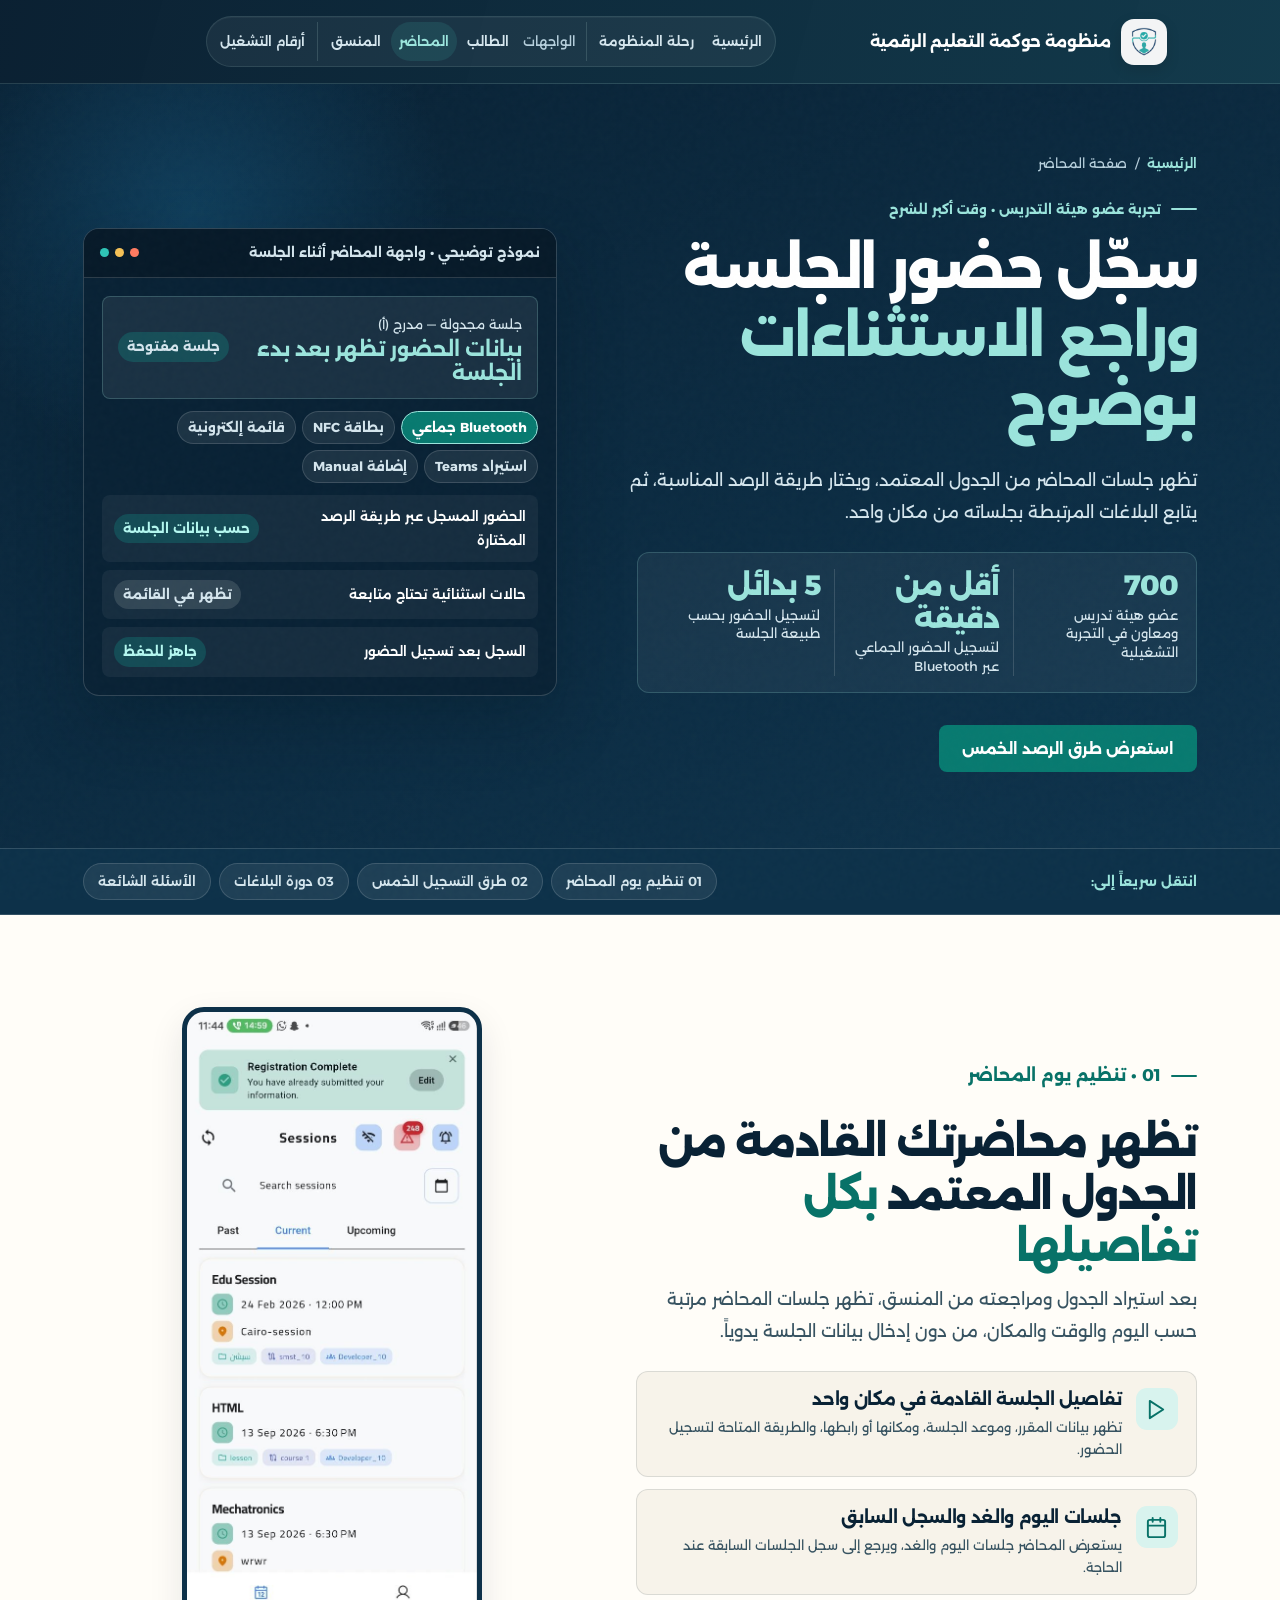
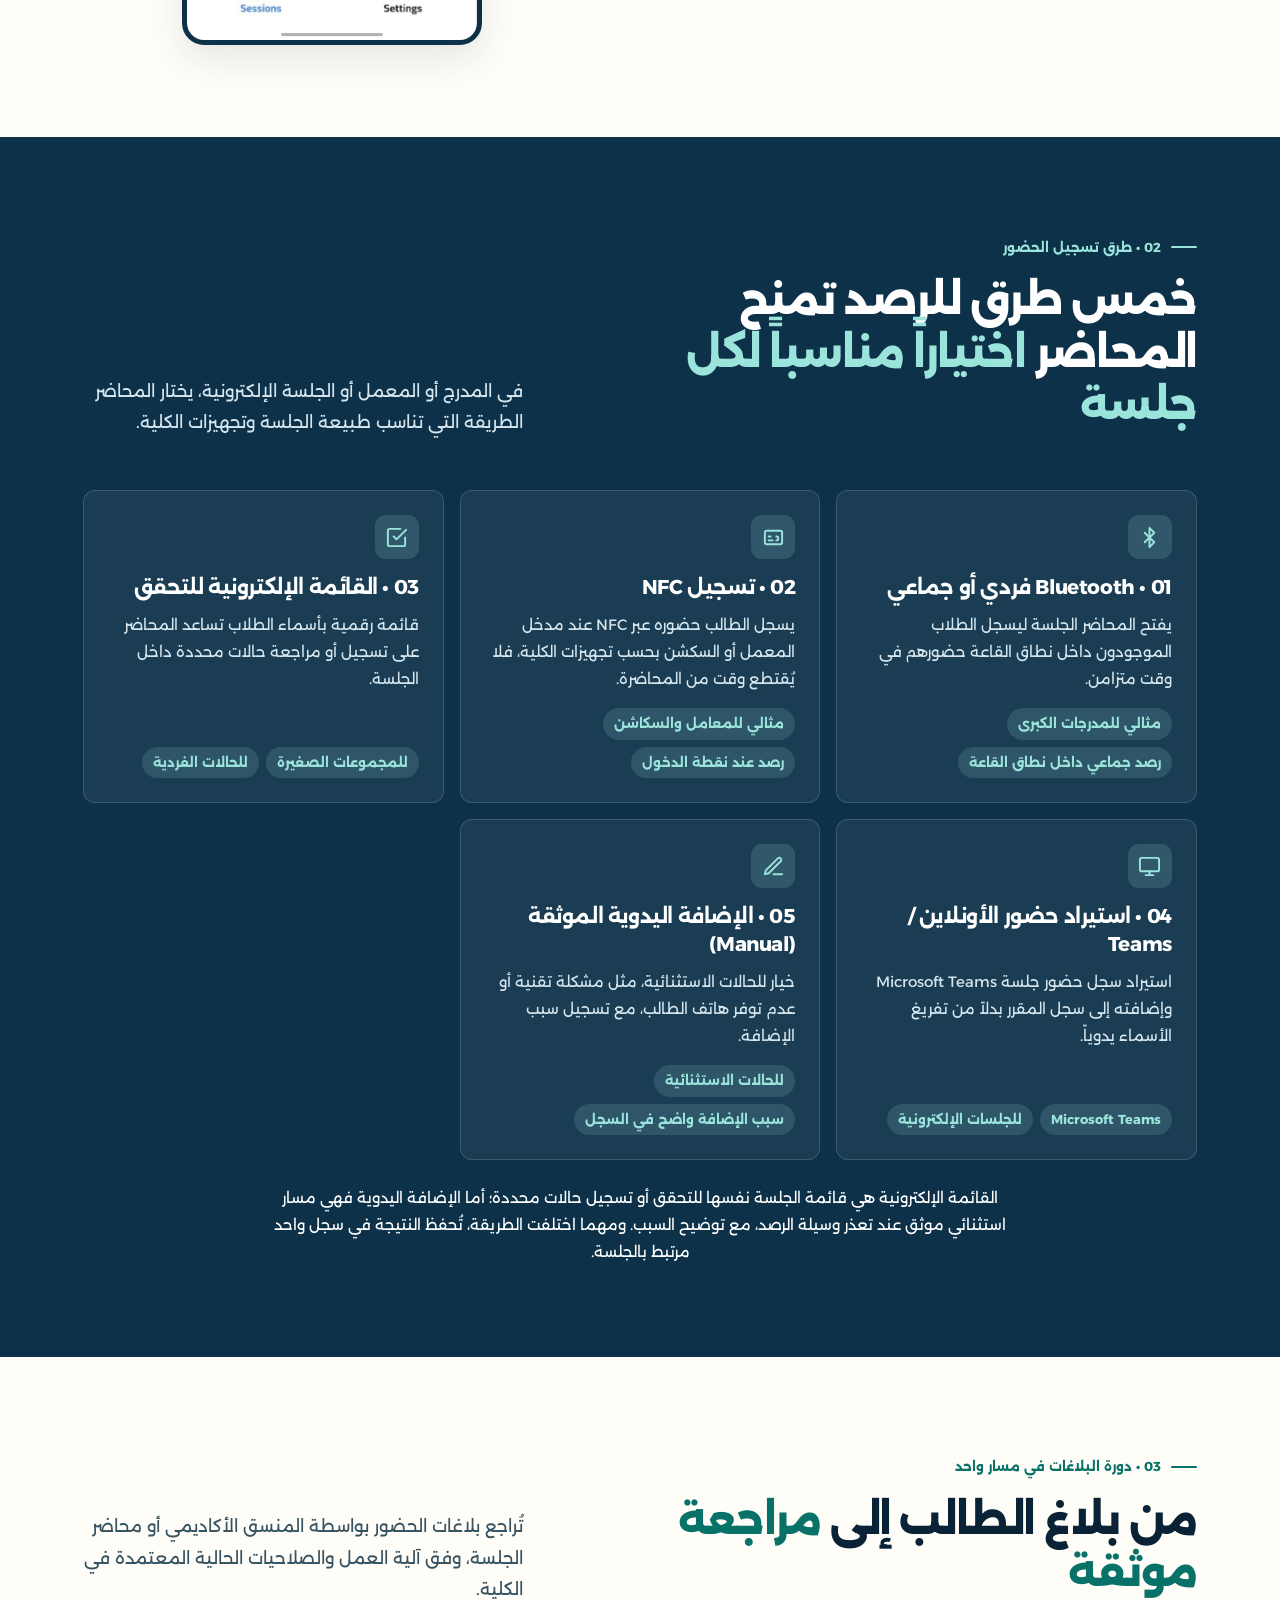
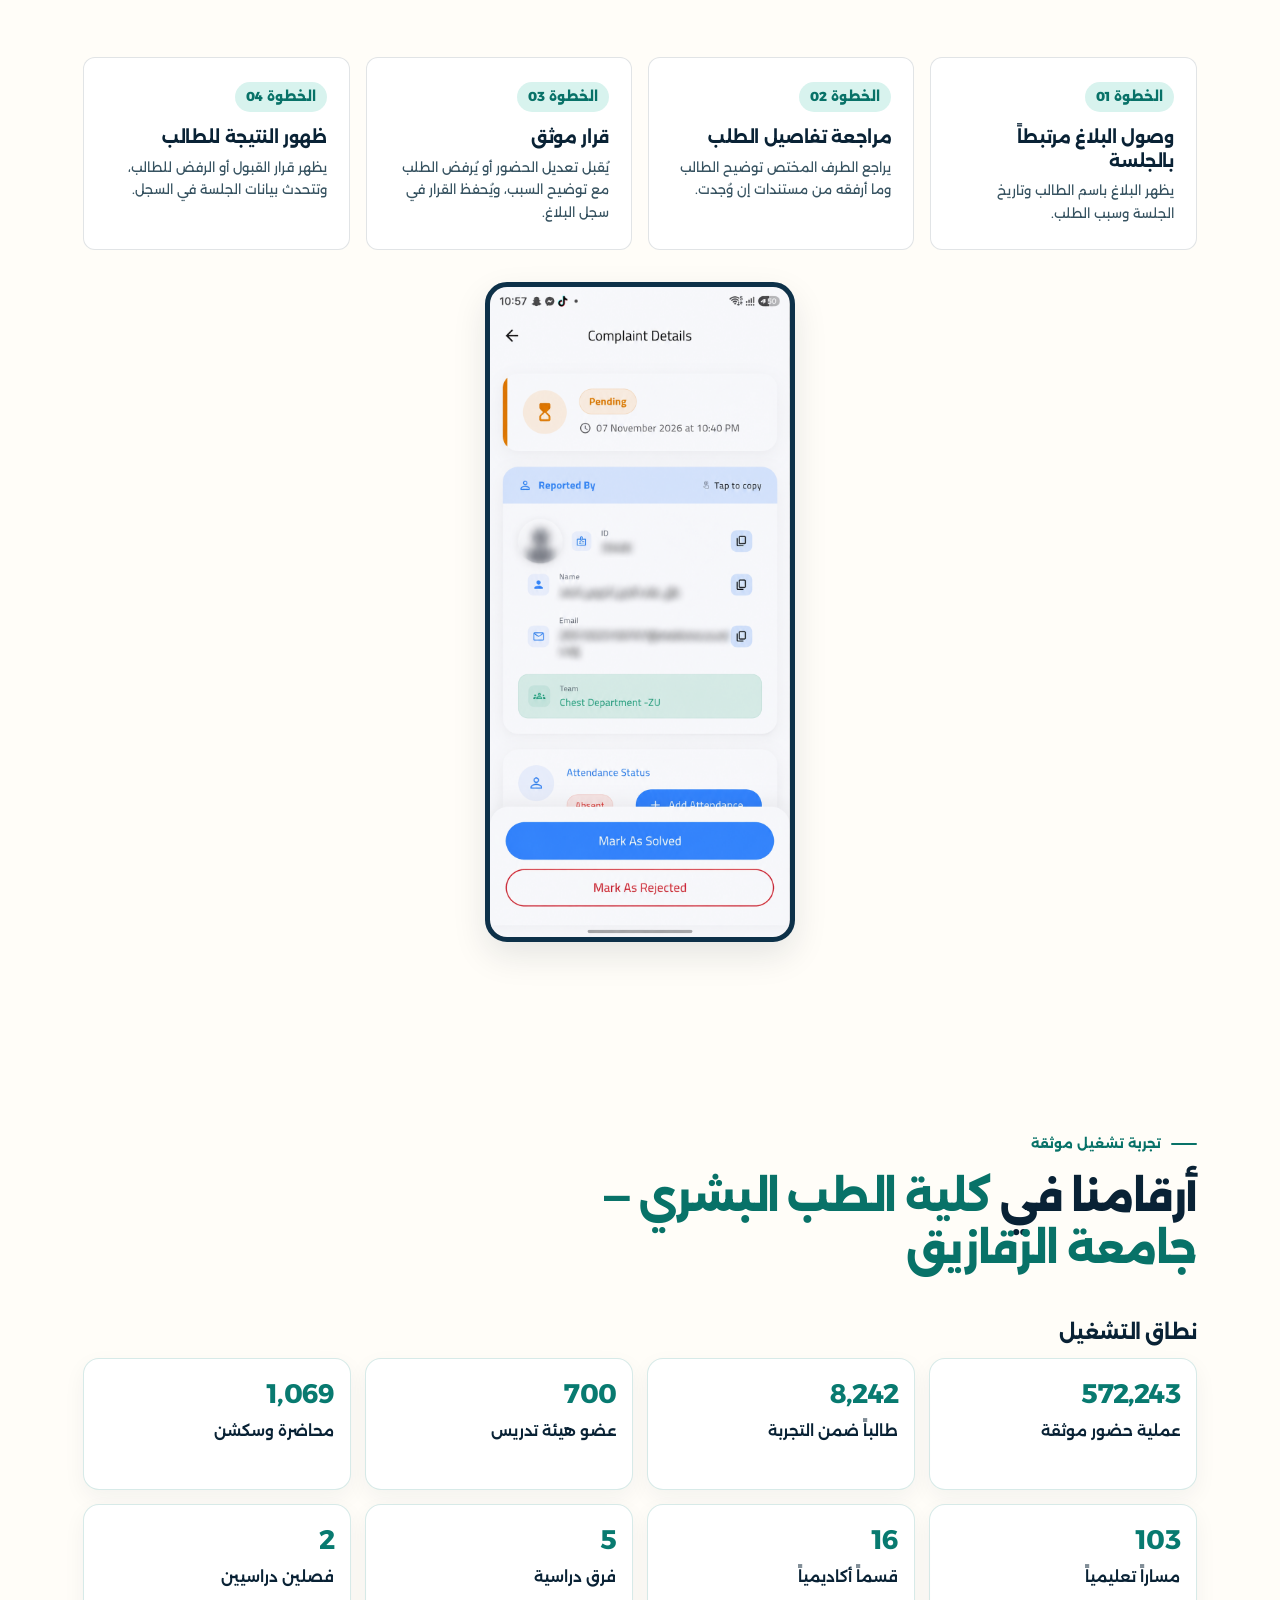
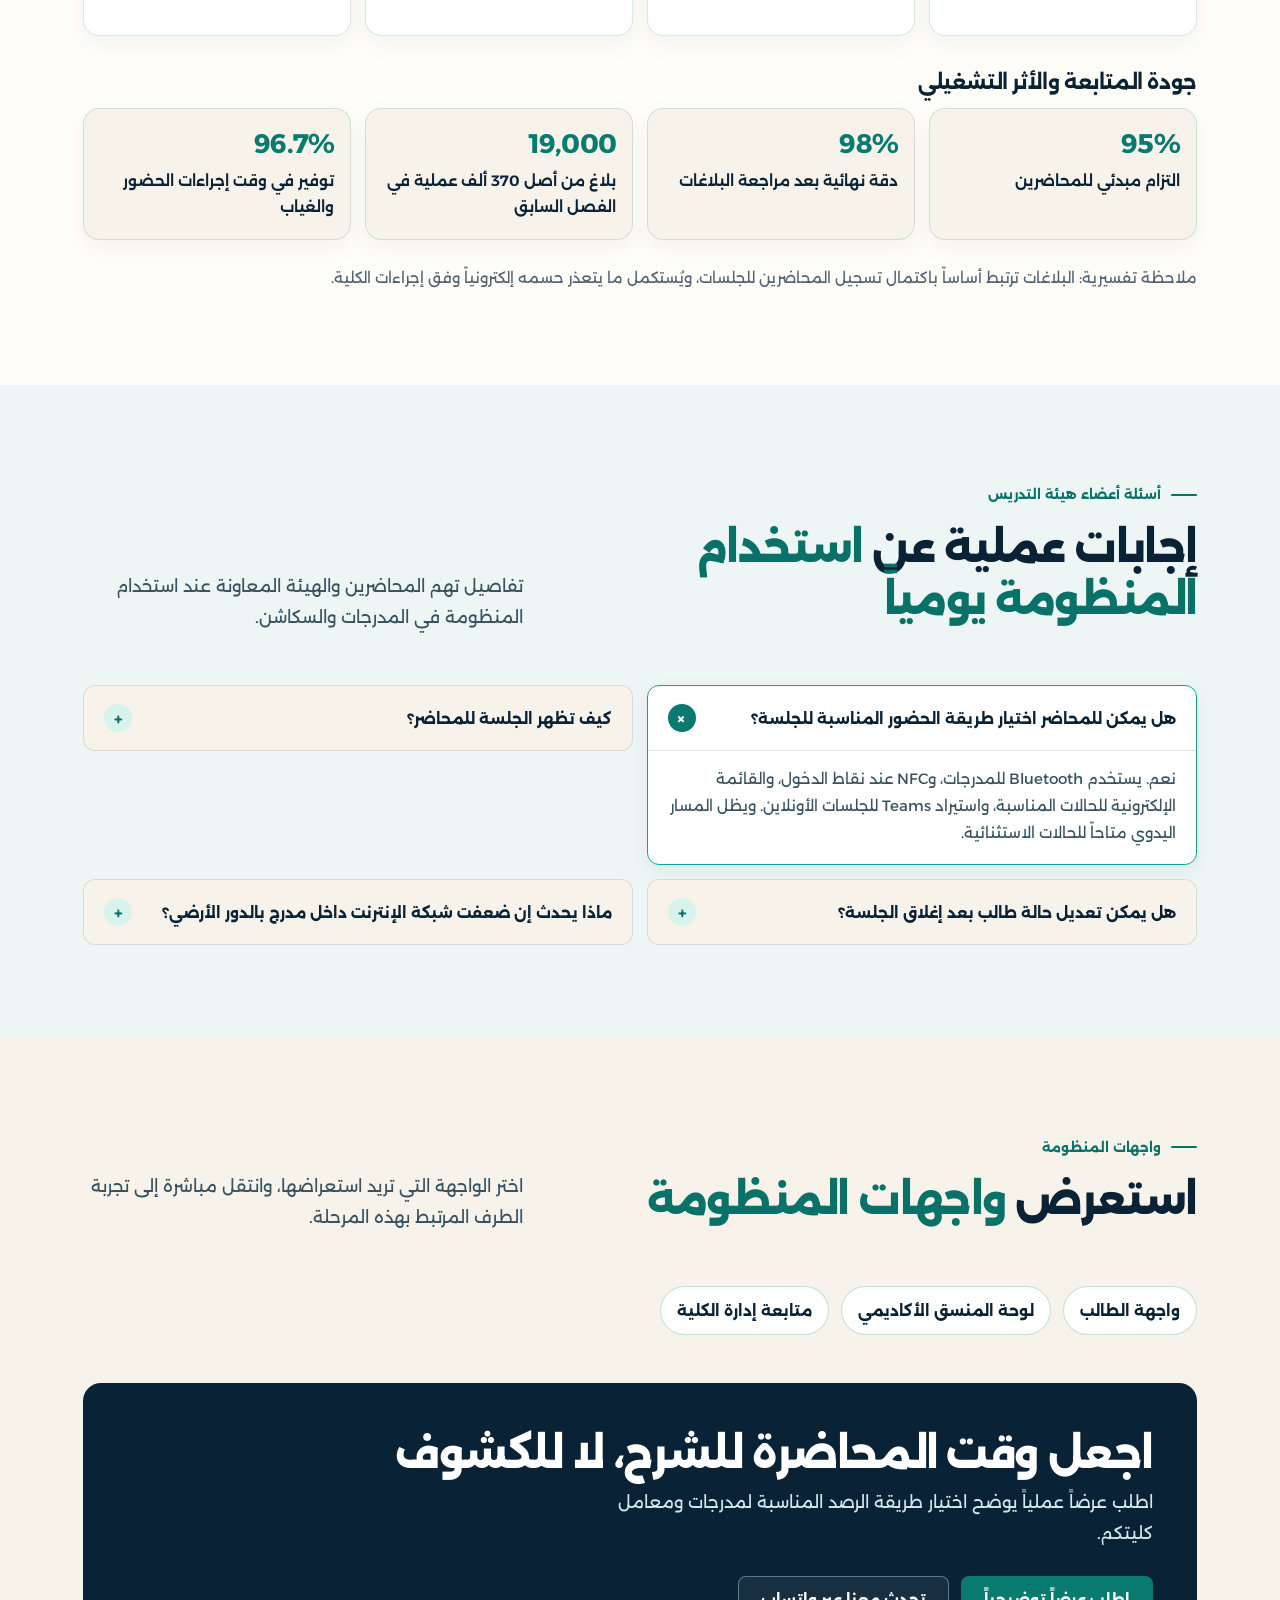
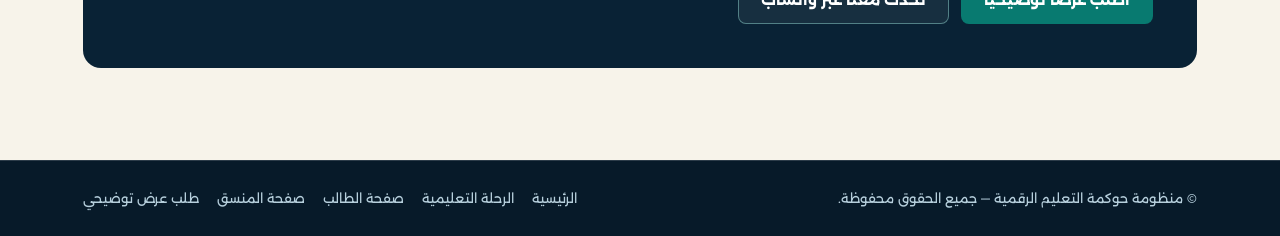
<file: lecturer.html>
<!DOCTYPE html>
<html lang="ar" dir="rtl">
<head>
  <meta charset="UTF-8">
  <meta name="viewport" content="width=device-width, initial-scale=1.0">
  <title>تجربة المحاضر | منظومة حوكمة التعليم الرقمية</title>
  <meta name="description" content="واجهة عضو هيئة التدريس في منظومة الحضور الأكاديمي: تنظيم الجلسات، وخمس طرق لتسجيل الحضور، ومتابعة البلاغات المرتبطة بكل جلسة.">
  <meta name="theme-color" content="#092235">

  <!-- Favicons -->
  <link rel="icon" type="image/png" sizes="32x32" href="assets/favicon-32.png">
  <link rel="apple-touch-icon" sizes="180x180" href="assets/apple-touch-icon.png">

  <!-- Open Graph / Social Sharing -->
  <meta property="og:type" content="website">
  <meta property="og:locale" content="ar_EG">
  <meta property="og:title" content="تجربة المحاضر | منظومة حوكمة التعليم الرقمية">
  <meta property="og:description" content="تظهر جلسات المحاضر من الجدول المعتمد، ويختار طريقة تسجيل الحضور المناسبة ويتابع البلاغات المرتبطة بها.">
  <meta property="og:image" content="assets/og-cover.jpg">
  <meta property="og:image:width" content="1200">
  <meta property="og:image:height" content="630">
  <meta name="twitter:card" content="summary_large_image">
  <meta name="twitter:title" content="تجربة المحاضر | منظومة حوكمة التعليم الرقمية">
  <meta name="twitter:description" content="خمس طرق لتسجيل حضور القاعات والسكاشن والجلسات الإلكترونية بحسب طبيعة كل جلسة.">
  <meta name="twitter:image" content="assets/og-cover.jpg">

  <!-- Fonts -->
  <link rel="preconnect" href="https://fonts.googleapis.com">
  <link rel="preconnect" href="https://fonts.gstatic.com" crossorigin>
  <link href="https://fonts.googleapis.com/css2?family=Alexandria:wght@400;500;600;700;800&display=swap" rel="stylesheet">

  <!-- Progressive Enhancement Flag -->
  <script>document.documentElement.classList.add('js-enabled');</script>

  <!-- Unified Stylesheet -->
  <link rel="stylesheet" href="css/main.css">

  <!-- Structured Data (JSON-LD) -->
  <script type="application/ld+json">
  {
    "@context": "https://schema.org",
    "@type": "WebPage",
    "name": "تجربة عضو هيئة التدريس — منظومة حوكمة التعليم الرقمية",
    "inLanguage": "ar",
    "description": "استعراض تفصيلي لواجهة المحاضر الأكاديمي في تنظيم الجلسات وتسجيل الحضور عبر خمس طرق ومتابعة البلاغات المرتبطة بالجلسة."
  }
  </script>
</head>
<body>
  <div class="noise" aria-hidden="true"></div>
  <a class="skip-link" href="#main-content">تخطي إلى المحتوى الرئيسي</a>

  <!-- Unified Ecosystem Header -->
  <header class="topbar">
    <div class="topbar-inner">
        <a class="brand" href="index.html" aria-label="منظومة حوكمة التعليم الرقمية — العودة إلى الصفحة الرئيسية">
          <img class="brand-logo" src="assets/logo-112.png" alt="شعار منظومة حوكمة التعليم الرقمية" width="48" height="48">
          <span class="brand-name">منظومة حوكمة التعليم الرقمية</span>
      </a>

      <nav class="main-nav" id="main-nav" aria-label="التنقل بين صفحات المنظومة">
        <div class="nav-group nav-group-core">
          <a href="index.html">الرئيسية</a>
          <a href="journey.html">رحلة المنظومة</a>
        </div>
        <div class="nav-group nav-group-roles" aria-label="واجهات المستخدم">
          <span class="nav-group-label">الواجهات</span>
          <a href="student.html">الطالب</a>
          <a href="lecturer.html" class="active" aria-current="page">المحاضر</a>
          <a href="coordinator.html">المنسق</a>
        </div>
        <div class="nav-group nav-group-insights">
          <a href="coordinator.html#numbers">أرقام التشغيل</a>
        </div>
      </nav>

      <div class="topbar-actions">
        <a class="btn btn-outline-light btn-sm header-whatsapp" data-cta-source="lecturer_header_whatsapp" href="https://wa.me/201062091434?text=%D9%85%D8%B1%D8%AD%D8%A8%D8%A7%D9%8B%D8%8C%20%D8%A3%D8%B1%D8%BA%D8%A8%20%D9%81%D9%8A%20%D8%A7%D9%84%D8%A7%D8%B3%D8%AA%D9%81%D8%B3%D8%A7%D8%B1%20%D8%B9%D9%86%20%D9%88%D8%A7%D8%AC%D9%87%D8%A9%20%D8%A7%D9%84%D9%85%D8%AD%D8%A7%D8%B6%D8%B1%20%D9%81%D9%8A%20%D9%85%D9%86%D8%B8%D9%88%D9%85%D8%A9%20%D8%A7%D9%84%D8%AD%D8%B6%D9%88%D8%B1%20%D8%A7%D9%84%D8%A3%D9%83%D8%A7%D8%AF%D9%8A%D9%85%D9%8A" target="_blank" rel="noopener noreferrer">
          اطلب عرضًا
        </a>
        <button class="menu-toggle" type="button" aria-expanded="false" aria-controls="main-nav" aria-label="فتح القائمة الرئيسية">
          <svg class="icon-burger" viewBox="0 0 24 24" fill="none" stroke="currentColor" stroke-width="2" stroke-linecap="round" aria-hidden="true">
            <path d="M4 7h16M4 12h16M4 17h16"/>
          </svg>
          <svg class="icon-close" viewBox="0 0 24 24" fill="none" stroke="currentColor" stroke-width="2" stroke-linecap="round" aria-hidden="true">
            <path d="M6 6l12 12M18 6L6 18"/>
          </svg>
        </button>
      </div>
    </div>
  </header>

  <main id="main-content">
    <!-- =====================================================================
         HERO: LECTURER EXPERIENCE
         ===================================================================== -->
    <section class="sub-hero theme-lecturer" id="top">
      <div class="sub-hero-inner">
        <div>
          <nav class="breadcrumb" aria-label="مسار الصفحة">
            <a href="index.html">الرئيسية</a>
            <span aria-hidden="true">/</span>
            <span>صفحة المحاضر</span>
          </nav>

           <p class="eyebrow">تجربة عضو هيئة التدريس • وقت أكبر للشرح</p>
           <h1>سجّل حضور الجلسة <em>وراجع الاستثناءات بوضوح</em></h1>
          <p class="hero-lead">
             تظهر جلسات المحاضر من الجدول المعتمد، ويختار طريقة الرصد المناسبة، ثم يتابع البلاغات المرتبطة بجلساته من مكان واحد.
          </p>

          <div class="hero-stats" aria-label="مؤشرات تشغيل المحاضرين">
            <div class="hero-stat">
              <strong data-count="700">700</strong>
               <span>عضو هيئة تدريس ومعاون في التجربة التشغيلية</span>
            </div>
            <div class="hero-stat">
              <strong>أقل من دقيقة</strong>
               <span>لتسجيل الحضور الجماعي عبر Bluetooth</span>
            </div>
            <div class="hero-stat">
              <strong>5 بدائل</strong>
               <span>لتسجيل الحضور بحسب طبيعة الجلسة</span>
            </div>
          </div>

          <div class="hero-actions">
            <a class="btn btn-primary" href="#methods">استعرض طرق الرصد الخمس</a>
          </div>
        </div>

        <!-- Bespoke Lecturer Active Session Console -->
        <div class="console-window" aria-label="معاينة توضيحية لواجهة الجلسة النشطة للمحاضر">
          <div class="console-topbar">
             <span class="console-title">نموذج توضيحي • واجهة المحاضر أثناء الجلسة</span>
            <span class="window-dots" aria-hidden="true"><i></i><i></i><i></i></span>
          </div>
          <div class="console-body">
            <div class="ui-highlight-box">
              <div>
                 <span>جلسة مجدولة — مدرج (أ)</span>
                 <strong>بيانات الحضور تظهر بعد بدء الجلسة</strong>
              </div>
              <span class="ui-chip chip-ok">جلسة مفتوحة</span>
            </div>

            <div class="ui-pills-bar" aria-label="قنوات التحضير المتاحة للمحاضر">
              <span class="is-active">Bluetooth جماعي</span>
              <span>بطاقة NFC</span>
              <span>قائمة إلكترونية</span>
              <span>استيراد Teams</span>
              <span>إضافة Manual</span>
            </div>

            <div class="ui-list">
              <div class="ui-row">
                 <b>الحضور المسجل عبر طريقة الرصد المختارة</b>
                 <span class="ui-chip chip-ok">حسب بيانات الجلسة</span>
              </div>
              <div class="ui-row">
                 <b>حالات استثنائية تحتاج متابعة</b>
                 <span class="ui-chip chip-info">تظهر في القائمة</span>
              </div>
              <div class="ui-row">
                 <b>السجل بعد تسجيل الحضور</b>
                 <span class="ui-chip chip-ok">جاهز للحفظ</span>
              </div>
            </div>
          </div>
        </div>
      </div>
    </section>

    <!-- In-Page Quick Jump Bar -->
    <div class="subpage-jumpbar" aria-label="أقسام صفحة المحاضر">
      <div class="subpage-jumpbar-inner">
        <span class="jumpbar-label">انتقل سريعاً إلى:</span>
        <div class="jumpbar-links">
          <a href="#day">01 تنظيم يوم المحاضر</a>
          <a href="#methods">02 طرق التسجيل الخمس</a>
           <a href="#reports">03 دورة البلاغات</a>
          <a href="#faq">الأسئلة الشائعة</a>
        </div>
      </div>
    </div>

    <!-- =====================================================================
         01. ORGANIZED LECTURER DAY: TODAY, TOMORROW & PAST LOG
         ===================================================================== -->
    <section class="section surface-paper" id="day">
      <div class="section-inner reveal">
        <div class="split-feature">
          <div class="split-copy">
             <p class="eyebrow dark">01 • تنظيم يوم المحاضر</p>
             <h2>تظهر محاضرتك القادمة من الجدول المعتمد <em>بكل تفاصيلها</em></h2>
            <p>
               بعد استيراد الجدول ومراجعته من المنسق، تظهر جلسات المحاضر مرتبة حسب اليوم والوقت والمكان، من دون إدخال بيانات الجلسة يدوياً.
            </p>

            <div class="feature-rows">
              <article class="feature-row-card">
                <div class="icon-box" aria-hidden="true">
                  <svg viewBox="0 0 24 24" fill="none" stroke="currentColor" stroke-width="2" stroke-linecap="round" stroke-linejoin="round">
                    <polygon points="5 3 19 12 5 21 5 3"/>
                  </svg>
                </div>
                <div>
                   <h3>تفاصيل الجلسة القادمة في مكان واحد</h3>
                   <p>تظهر بيانات المقرر، وموعد الجلسة، ومكانها أو رابطها، والطريقة المتاحة لتسجيل الحضور.</p>
                </div>
              </article>

              <article class="feature-row-card">
                <div class="icon-box" aria-hidden="true">
                  <svg viewBox="0 0 24 24" fill="none" stroke="currentColor" stroke-width="2" stroke-linecap="round" stroke-linejoin="round">
                    <rect x="3" y="4" width="18" height="18" rx="2"/><path d="M16 2v4M8 2v4M3 10h18"/>
                  </svg>
                </div>
                <div>
                   <h3>جلسات اليوم والغد والسجل السابق</h3>
                   <p>يستعرض المحاضر جلسات اليوم والغد، ويرجع إلى سجل الجلسات السابقة عند الحاجة.</p>
                </div>
              </article>
            </div>
          </div>

          <div class="split-visual">
            <figure class="app-screen-card" aria-label="نموذج جدول جلسات اليوم والغد للمحاضر">
              <img src="assets/app-lecturer-sessions.png" alt="واجهة أجندة وجلسات المحاضر من الجدول المعتمد" width="591" height="1280" loading="lazy">
            </figure>
          </div>
        </div>
      </div>
    </section>

    <!-- =====================================================================
         02. FIVE FLEXIBLE ATTENDANCE METHODS
         ===================================================================== -->
    <section class="section surface-slate" id="methods">
      <div class="section-inner reveal">
        <div class="section-head">
          <div>
             <p class="eyebrow">02 • طرق تسجيل الحضور</p>
             <h2>خمس طرق للرصد تمنح المحاضر <em>اختياراً مناسباً لكل جلسة</em></h2>
          </div>
          <p>
             في المدرج أو المعمل أو الجلسة الإلكترونية، يختار المحاضر الطريقة التي تناسب طبيعة الجلسة وتجهيزات الكلية.
          </p>
        </div>

        <div class="cap-grid-3">
          <article class="cap-card">
            <div class="icon-box" aria-hidden="true">
              <svg viewBox="0 0 24 24" fill="none" stroke="currentColor" stroke-width="2" stroke-linecap="round" stroke-linejoin="round">
                <path d="M7 7l10 10-5 5V2l5 5L7 17"/>
              </svg>
            </div>
            <h3>01 • Bluetooth فردي أو جماعي</h3>
             <p>يفتح المحاضر الجلسة ليسجل الطلاب الموجودون داخل نطاق القاعة حضورهم في وقت متزامن.</p>
            <ul class="pill-list">
              <li>مثالي للمدرجات الكبرى</li>
               <li>رصد جماعي داخل نطاق القاعة</li>
            </ul>
          </article>

          <article class="cap-card">
            <div class="icon-box" aria-hidden="true">
              <svg viewBox="0 0 24 24" fill="none" stroke="currentColor" stroke-width="2" stroke-linecap="round" stroke-linejoin="round">
                <rect x="3" y="5" width="18" height="14" rx="2"/><path d="M7 15h4M7 11h2M15 11a2 2 0 0 1 0 4"/>
              </svg>
            </div>
             <h3>02 • تسجيل NFC</h3>
             <p>يسجل الطالب حضوره عبر NFC عند مدخل المعمل أو السكشن بحسب تجهيزات الكلية، فلا يُقتطع وقت من المحاضرة.</p>
            <ul class="pill-list">
              <li>مثالي للمعامل والسكاشن</li>
               <li>رصد عند نقطة الدخول</li>
            </ul>
          </article>

          <article class="cap-card">
            <div class="icon-box" aria-hidden="true">
              <svg viewBox="0 0 24 24" fill="none" stroke="currentColor" stroke-width="2" stroke-linecap="round" stroke-linejoin="round">
                <path d="M9 11l3 3L22 4"/><path d="M21 12v7a2 2 0 0 1-2 2H5a2 2 0 0 1-2-2V5a2 2 0 0 1 2-2h11"/>
              </svg>
            </div>
            <h3>03 • القائمة الإلكترونية للتحقق</h3>
             <p>قائمة رقمية بأسماء الطلاب تساعد المحاضر على تسجيل أو مراجعة حالات محددة داخل الجلسة.</p>
            <ul class="pill-list">
              <li>للمجموعات الصغيرة</li>
               <li>للحالات الفردية</li>
            </ul>
          </article>

          <article class="cap-card">
            <div class="icon-box" aria-hidden="true">
              <svg viewBox="0 0 24 24" fill="none" stroke="currentColor" stroke-width="2" stroke-linecap="round" stroke-linejoin="round">
                <rect x="2" y="3" width="20" height="14" rx="2"/><path d="M8 21h8M12 17v4"/>
              </svg>
            </div>
            <h3>04 • استيراد حضور الأونلاين / Teams</h3>
             <p>استيراد سجل حضور جلسة Microsoft Teams وإضافته إلى سجل المقرر بدلاً من تفريغ الأسماء يدوياً.</p>
            <ul class="pill-list">
              <li>Microsoft Teams</li>
               <li>للجلسات الإلكترونية</li>
            </ul>
          </article>

          <article class="cap-card">
            <div class="icon-box" aria-hidden="true">
              <svg viewBox="0 0 24 24" fill="none" stroke="currentColor" stroke-width="2" stroke-linecap="round" stroke-linejoin="round">
                <path d="M12 20h9"/><path d="M16.5 3.5a2.121 2.121 0 0 1 3 3L7 19l-4 1 1-4L16.5 3.5z"/>
              </svg>
            </div>
            <h3>05 • الإضافة اليدوية الموثقة (Manual)</h3>
             <p>خيار للحالات الاستثنائية، مثل مشكلة تقنية أو عدم توفر هاتف الطالب، مع تسجيل سبب الإضافة.</p>
            <ul class="pill-list">
               <li>للحالات الاستثنائية</li>
               <li>سبب الإضافة واضح في السجل</li>
            </ul>
          </article>

        </div>
        <p style="margin: var(--sp-5) auto 0; max-width: 760px; text-align: center;">القائمة الإلكترونية هي قائمة الجلسة نفسها للتحقق أو تسجيل حالات محددة؛ أما الإضافة اليدوية فهي مسار استثنائي موثق عند تعذر وسيلة الرصد، مع توضيح السبب. ومهما اختلفت الطريقة، تُحفظ النتيجة في سجل واحد مرتبط بالجلسة.</p>
      </div>
    </section>

    <!-- =====================================================================
         03. UNIFIED REPORT / COMPLAINT WORKFLOW
         ===================================================================== -->
    <section class="section surface-paper" id="reports">
      <div class="section-inner reveal">
        <div class="section-head">
          <div>
            <p class="eyebrow dark">03 • دورة البلاغات في مسار واحد</p>
            <h2>من بلاغ الطالب إلى <em>مراجعة موثقة</em></h2>
          </div>
          <p>
            تُراجع بلاغات الحضور بواسطة المنسق الأكاديمي أو محاضر الجلسة، وفق آلية العمل والصلاحيات الحالية المعتمدة في الكلية.
          </p>
        </div>

        <ol class="onboarding-steps" style="margin-bottom: var(--sp-6);">
          <li class="onboarding-step">
            <span class="step-badge">الخطوة 01</span>
            <h3>وصول البلاغ مرتبطاً بالجلسة</h3>
              <p>يظهر البلاغ باسم الطالب وتاريخ الجلسة وسبب الطلب.</p>
          </li>
          <li class="onboarding-step">
            <span class="step-badge">الخطوة 02</span>
              <h3>مراجعة تفاصيل الطلب</h3>
              <p>يراجع الطرف المختص توضيح الطالب وما أرفقه من مستندات إن وُجدت.</p>
          </li>
          <li class="onboarding-step">
            <span class="step-badge">الخطوة 03</span>
              <h3>قرار موثق</h3>
              <p>يُقبل تعديل الحضور أو يُرفض الطلب مع توضيح السبب، ويُحفظ القرار في سجل البلاغ.</p>
          </li>
          <li class="onboarding-step">
            <span class="step-badge">الخطوة 04</span>
              <h3>ظهور النتيجة للطالب</h3>
              <p>يظهر قرار القبول أو الرفض للطالب، وتتحدث بيانات الجلسة في السجل.</p>
          </li>
        </ol>

        <div class="section-below-visual" aria-label="معالجة بلاغ طالب في واجهة المحاضر">
          <figure class="app-screen-card">
            <img src="assets/app-complaint-decision-redacted.png" alt="شاشة مراجعة تفاصيل البلاغ واتخاذ القرار في واجهة المحاضر" width="852" height="1846" loading="lazy">
          </figure>
        </div>
      </div>
    </section>

    <!-- =====================================================================
         05. LECTURER FAQ
         ===================================================================== -->
    <section class="section surface-mint" id="faq">
      <div class="section-inner reveal">
        <div class="section-head">
          <div>
            <p class="eyebrow dark">أسئلة أعضاء هيئة التدريس</p>
            <h2>إجابات عملية عن <em>استخدام المنظومة يومياً</em></h2>
          </div>
          <p>
            تفاصيل تهم المحاضرين والهيئة المعاونة عند استخدام المنظومة في المدرجات والسكاشن.
          </p>
        </div>

        <div class="faq-grid">
          <details class="faq-item" open>
            <summary>
              <span>هل يمكن للمحاضر اختيار طريقة الحضور المناسبة للجلسة؟</span>
              <span class="faq-icon" aria-hidden="true">+</span>
            </summary>
            <div class="faq-answer">
              نعم. يستخدم Bluetooth للمدرجات، وNFC عند نقاط الدخول، والقائمة الإلكترونية للحالات المناسبة، واستيراد Teams للجلسات الأونلاين. ويظل المسار اليدوي متاحاً للحالات الاستثنائية.
            </div>
          </details>

          <details class="faq-item">
            <summary>
              <span>كيف تظهر الجلسة للمحاضر؟</span>
              <span class="faq-icon" aria-hidden="true">+</span>
            </summary>
            <div class="faq-answer">
              تظهر الجلسات من الجدول المعتمد بعد مراجعته من المنسق، مع بيانات المقرر وموعد الجلسة ومكانها أو رابطها وطريقة الرصد المتاحة.
            </div>
          </details>

          <details class="faq-item">
            <summary>
              <span>هل يمكن تعديل حالة طالب بعد إغلاق الجلسة؟</span>
              <span class="faq-icon" aria-hidden="true">+</span>
            </summary>
            <div class="faq-answer">
              يمكن التعامل مع الحالات الاستثنائية عبر مسار البلاغات المرتبط بالجلسة؛ يراجع المحاضر الطلب ثم يُسجَّل القرار في سجل البلاغ.
            </div>
          </details>

          <details class="faq-item">
            <summary>
              <span>ماذا يحدث إن ضعفت شبكة الإنترنت داخل مدرج بالدور الأرضي؟</span>
              <span class="faq-icon" aria-hidden="true">+</span>
            </summary>
            <div class="faq-answer">
              يمكن استخدام Bluetooth داخل القاعة، أو NFC عند توفر نقاط التسجيل، أو القائمة الإلكترونية للحالات المناسبة. ويُختار المسار وفق تجهيزات الجلسة.
            </div>
          </details>
        </div>
      </div>
    </section>

    <!-- =====================================================================
         ECOSYSTEM DIRECTORY & CLOSING CTA
         ===================================================================== -->
    <section class="section surface-cream" id="cta">
      <div class="section-inner reveal">
        <div class="section-head">
          <div>
            <p class="eyebrow dark">تكامل المنظومة</p>
            <h2>استكشف كيف تتكامل واجهة المحاضر <em>مع بقية الأدوار</em></h2>
          </div>
          <p>
             ما يسجله المحاضر في الجلسة يظهر في مسار متابعة الطالب والمنسق، ثم يدخل في مراجعة التقارير.
          </p>
        </div>

        <div class="ecosystem-grid">
          <a class="ecosystem-card" href="journey.html">
            <div class="ecosystem-card-top">
              <span>المسار الكامل • 5 محطات</span>
              <h3>الرحلة التعليمية الرقمية</h3>
               <p>شاهد تسلسل العمل من الجدول حتى مراجعة البيانات والتقارير.</p>
            </div>
            <span class="ecosystem-link-label">استعرض الرحلة ←</span>
          </a>

          <div class="ecosystem-card is-current" aria-current="page">
            <div class="ecosystem-card-top">
              <span>أنت تتصفح الآن</span>
              <h3>صفحة المحاضر</h3>
               <p>تنظيم الجلسات، طرق الرصد الخمس، والرد على البلاغات المرتبطة بها.</p>
            </div>
            <span class="ecosystem-link-label">الصفحة الحالية</span>
          </div>

          <a class="ecosystem-card" href="student.html">
            <div class="ecosystem-card-top">
              <span>الطرف المقابل بالقاعة</span>
              <h3>صفحة الطالب</h3>
              <p>كيف يرى الطالب جدوله ويسجل حضوره ويتابع نسب الغياب والإنذارات.</p>
            </div>
            <span class="ecosystem-link-label">استكشف صفحة الطالب ←</span>
          </a>

          <a class="ecosystem-card" href="coordinator.html">
            <div class="ecosystem-card-top">
              <span>التشغيل وضبط الجودة</span>
              <h3>صفحة المنسق الأكاديمي</h3>
               <p>استيراد الجداول، متابعة التسجيلات والبلاغات، واستخراج التقارير.</p>
            </div>
            <span class="ecosystem-link-label">استكشف صفحة المنسق ←</span>
          </a>
        </div>

        <div class="subpage-cta-box" style="margin-top: var(--sp-7);">
          <div>
             <h2>اجعل وقت المحاضرة للشرح، لا للكشوف</h2>
             <p>اطلب عرضاً عملياً يوضح اختيار طريقة الرصد المناسبة لمدرجات ومعامل كليتكم.</p>
          </div>
          <div class="subpage-cta-actions">
            <a class="btn btn-primary" href="index.html#contact">اطلب عرضاً توضيحياً</a>
            <a class="btn btn-outline-light" data-cta-source="lecturer_bottom_whatsapp" href="https://wa.me/201062091434?text=%D9%85%D8%B1%D8%AD%D8%A8%D8%A7%D9%8B%D8%8C%20%D9%86%D8%B1%D8%BA%D8%A8%20%D9%81%D9%8A%20%D8%B9%D8%B1%D8%B6%20%D8%AA%D9%88%D8%B6%D9%8A%D8%AD%D9%8A%20%D9%84%D9%85%D9%86%D8%B8%D9%88%D9%85%D8%A9%20%D8%A7%D9%84%D8%AD%D8%B6%D9%88%D8%B1%20%D8%A7%D9%84%D8%A3%D9%83%D8%A7%D8%AF%D9%8A%D9%85%D9%8A" target="_blank" rel="noopener noreferrer">
              تحدث معنا عبر واتساب
            </a>
          </div>
        </div>
      </div>
    </section>
  </main>

  <!-- Footer -->
  <footer class="site-footer">
    <div class="site-footer-inner">
      <span>© منظومة حوكمة التعليم الرقمية — جميع الحقوق محفوظة.</span>
      <div class="footer-links">
        <a href="index.html">الرئيسية</a>
        <a href="journey.html">الرحلة التعليمية</a>
        <a href="student.html">صفحة الطالب</a>
        <a href="coordinator.html">صفحة المنسق</a>
        <a href="index.html#contact">طلب عرض توضيحي</a>
      </div>
    </div>
  </footer>

  <!-- Mobile Sticky Conversion Bar -->
  <div class="mobile-sticky-cta" id="mobile-sticky-cta" aria-label="اختصارات التواصل السريع">
    <a class="btn btn-primary" href="index.html#contact">اطلب عرضاً توضيحياً</a>
    <a class="btn btn-outline-light" data-cta-source="lecturer_sticky_whatsapp" href="https://wa.me/201062091434?text=%D9%85%D8%B1%D8%AD%D8%A8%D8%A7%D9%8B%D8%8C%20%D8%A3%D8%B1%D8%BA%D8%A8%20%D9%81%D9%8A%20%D8%AD%D8%AC%D8%B2%20%D8%B9%D8%B1%D8%B6%20%D8%AA%D9%88%D8%B6%D9%8A%D8%AD%D9%8A%20%D9%84%D9%85%D9%86%D8%B8%D9%88%D9%85%D8%A9%20%D8%A7%D9%84%D8%AD%D8%B6%D9%88%D8%B1%20%D8%A7%D9%84%D8%A3%D9%83%D8%A7%D8%AF%D9%8A%D9%85%D9%8A" target="_blank" rel="noopener noreferrer">
      واتساب مباشر
    </a>
  </div>

  <script src="js/app.js" defer></script>
</body>
</html>
</file>
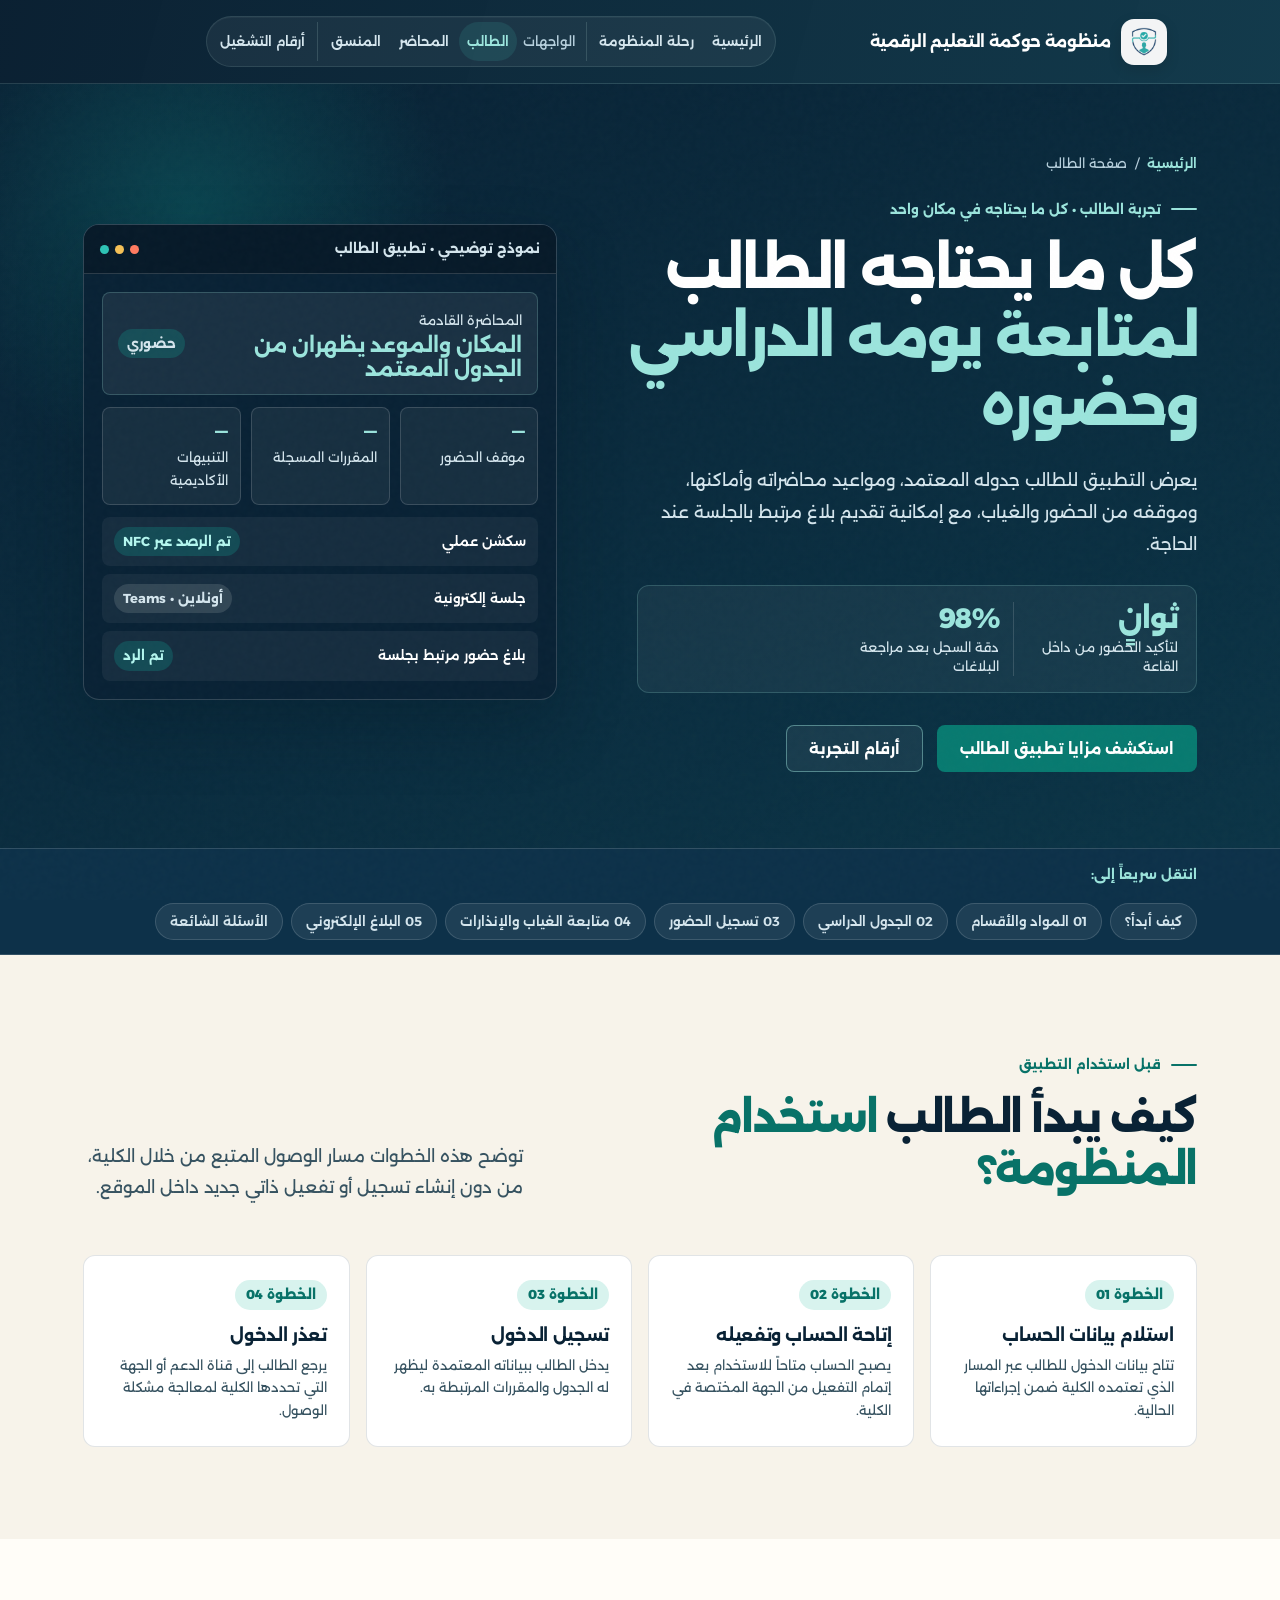
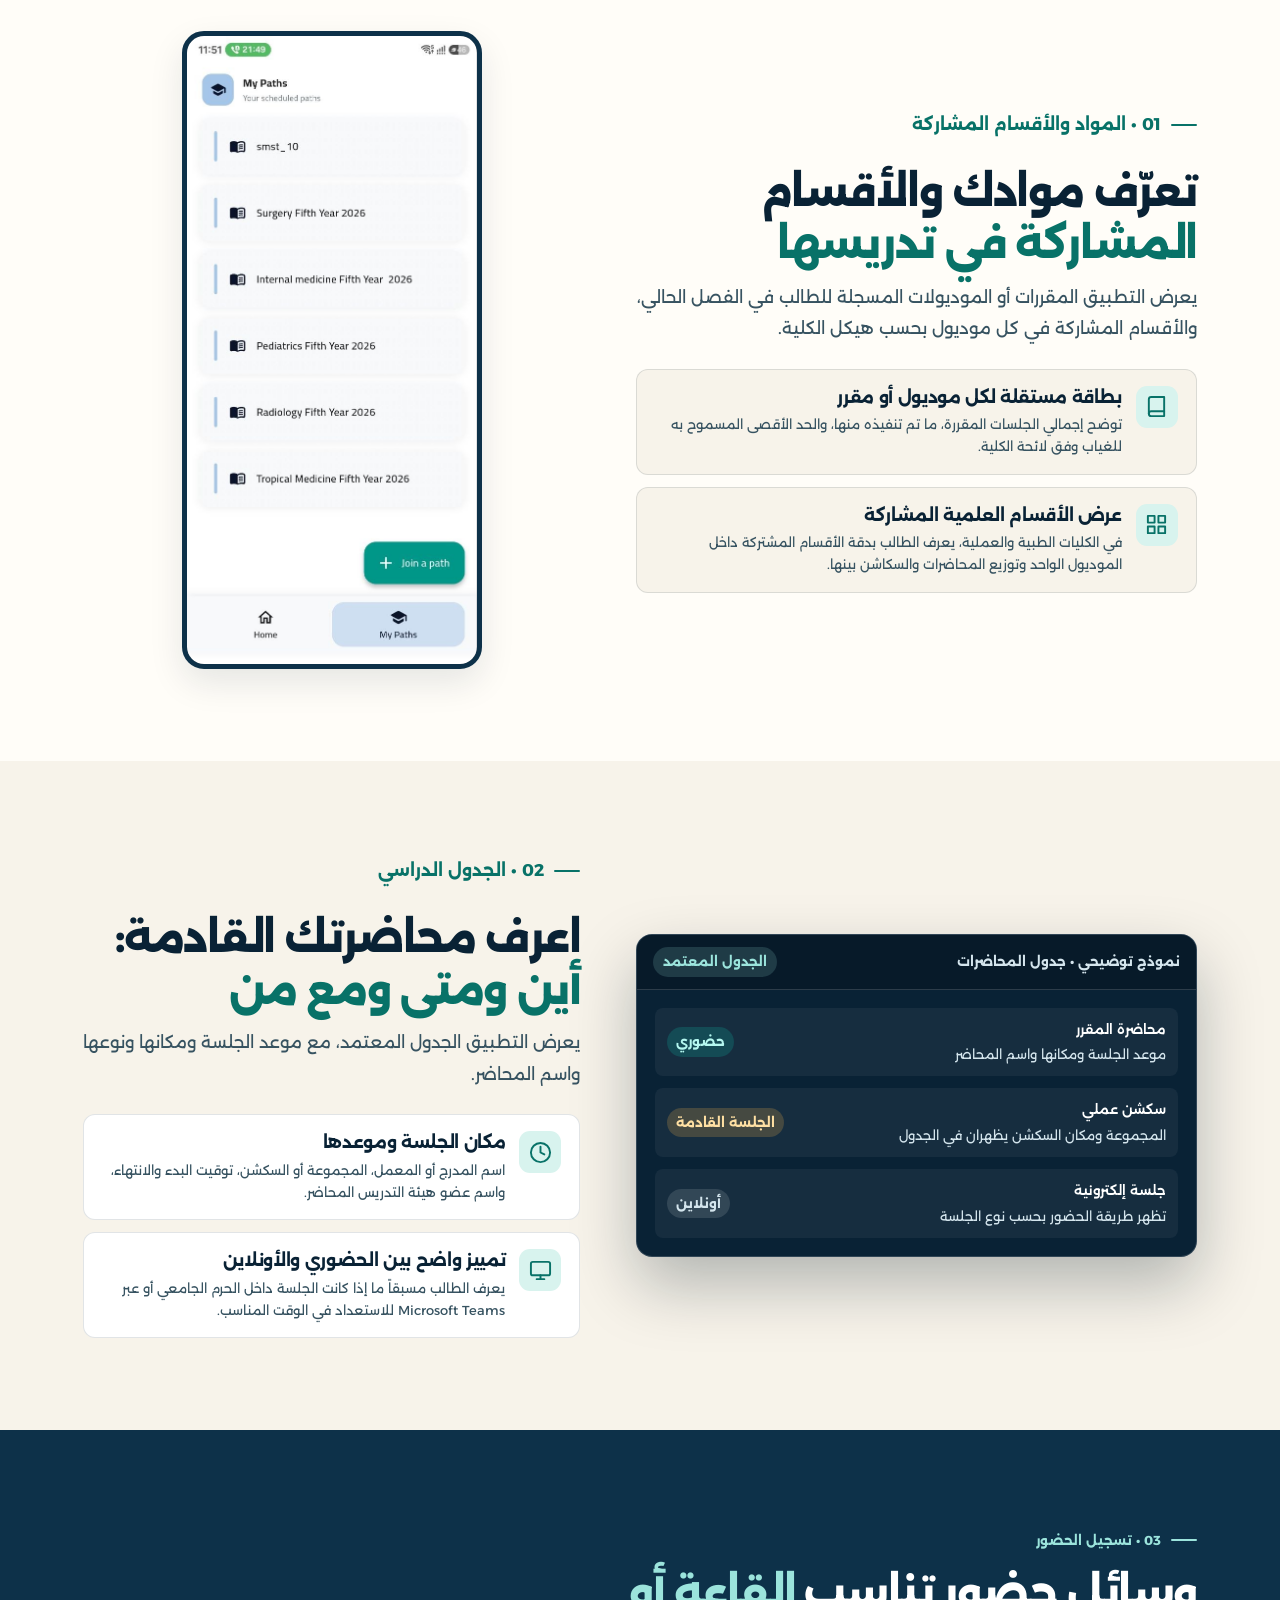
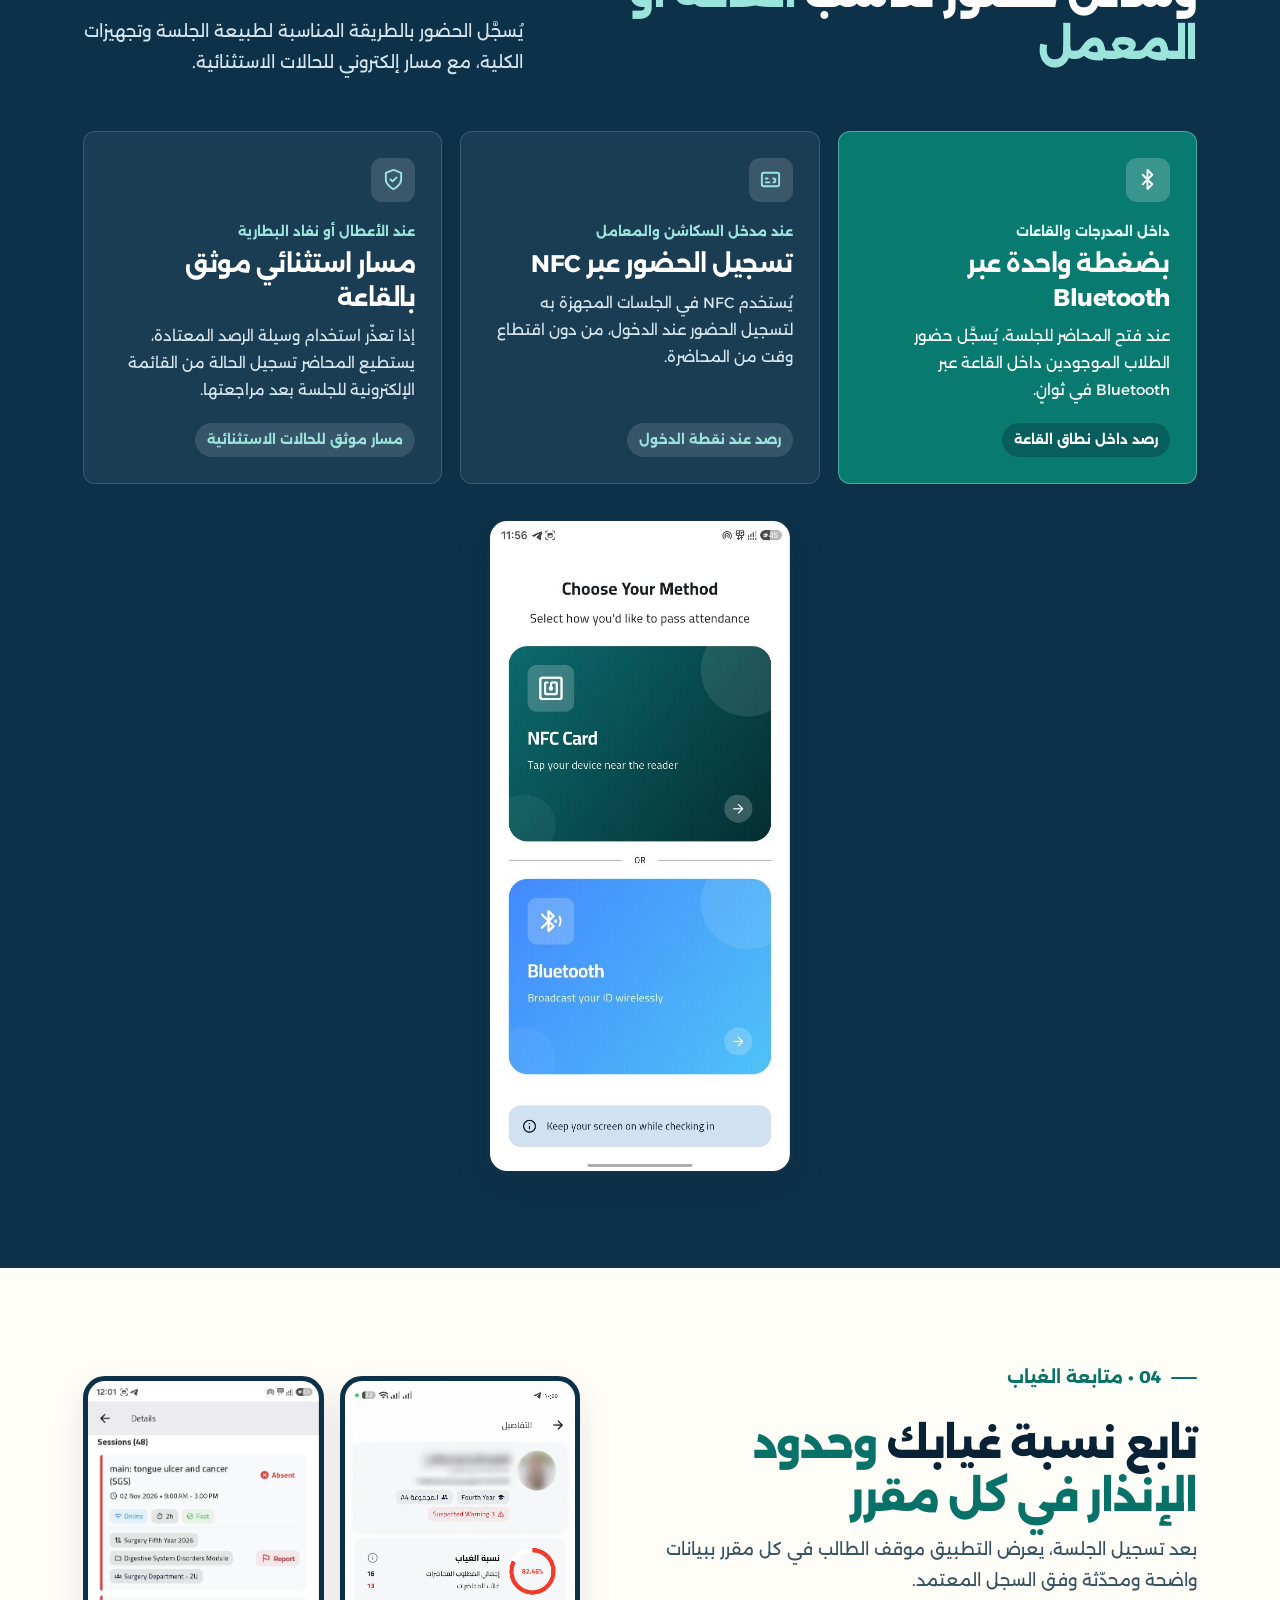
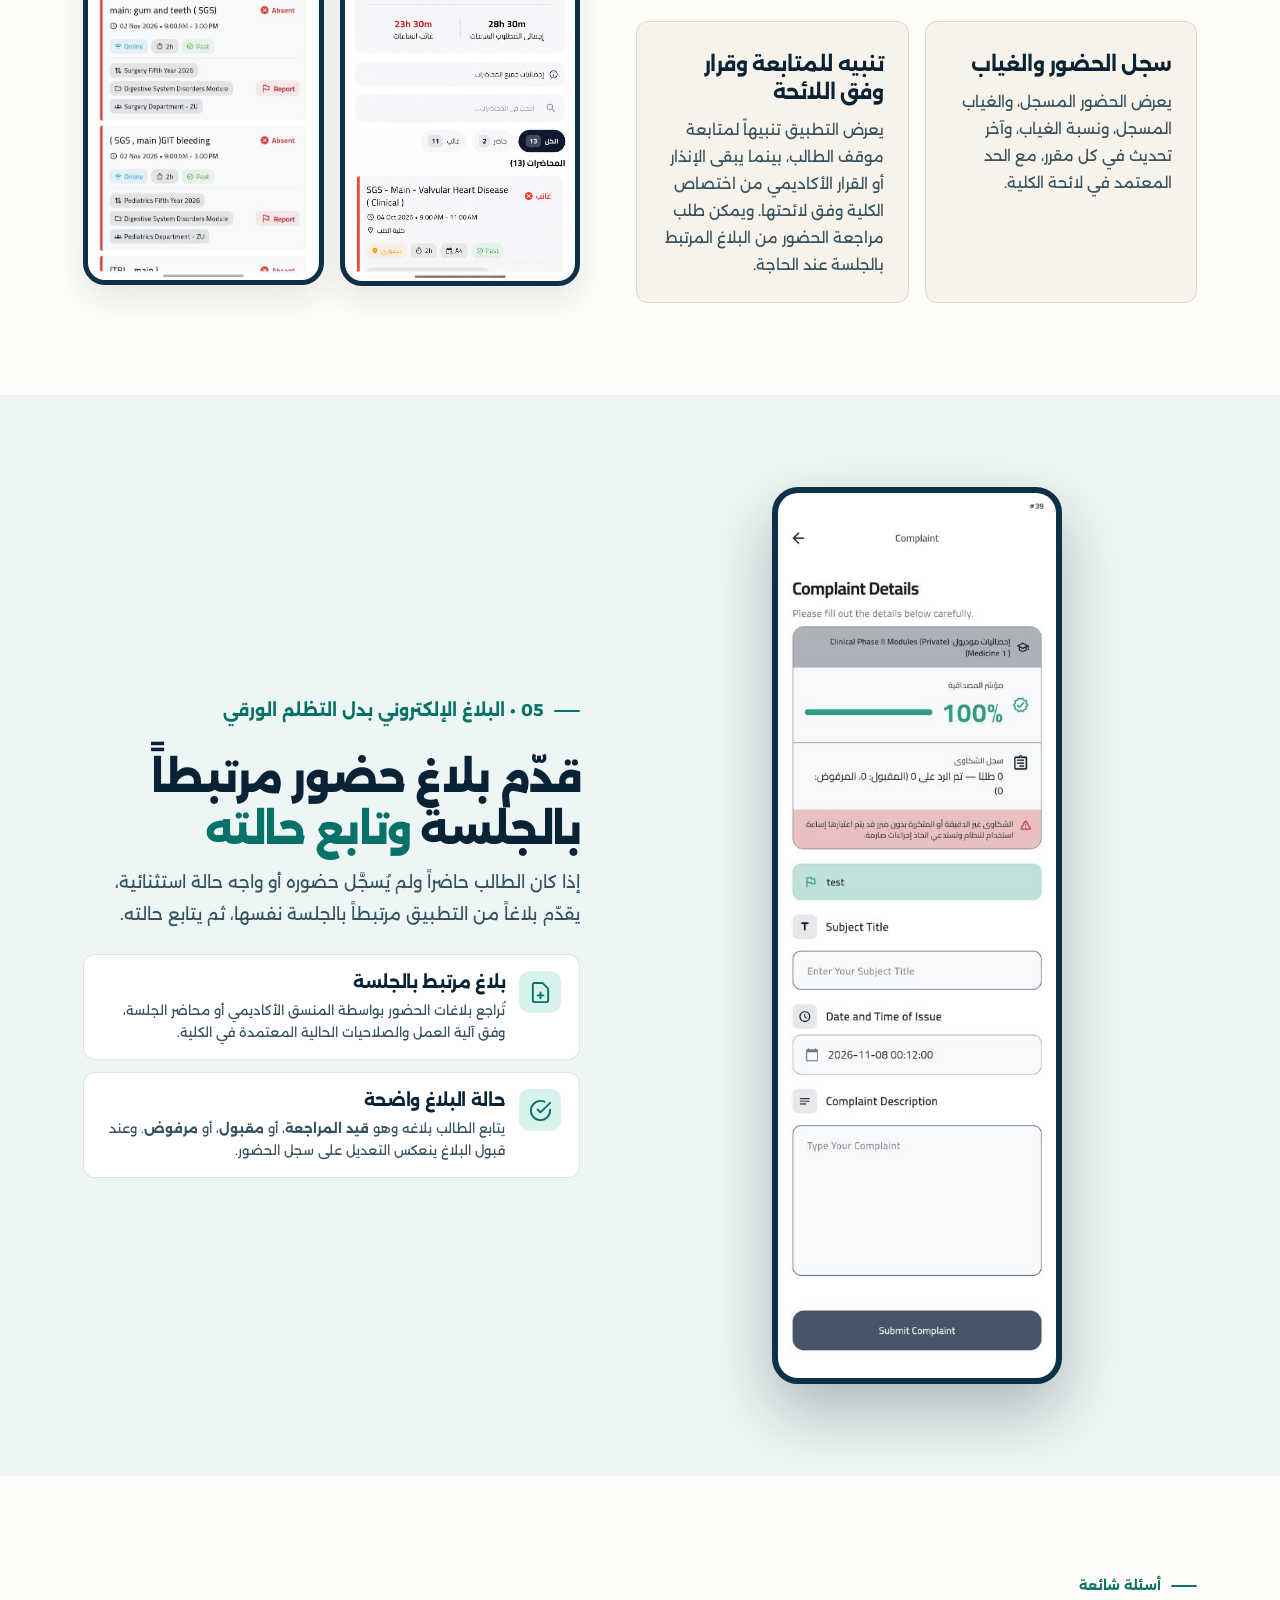
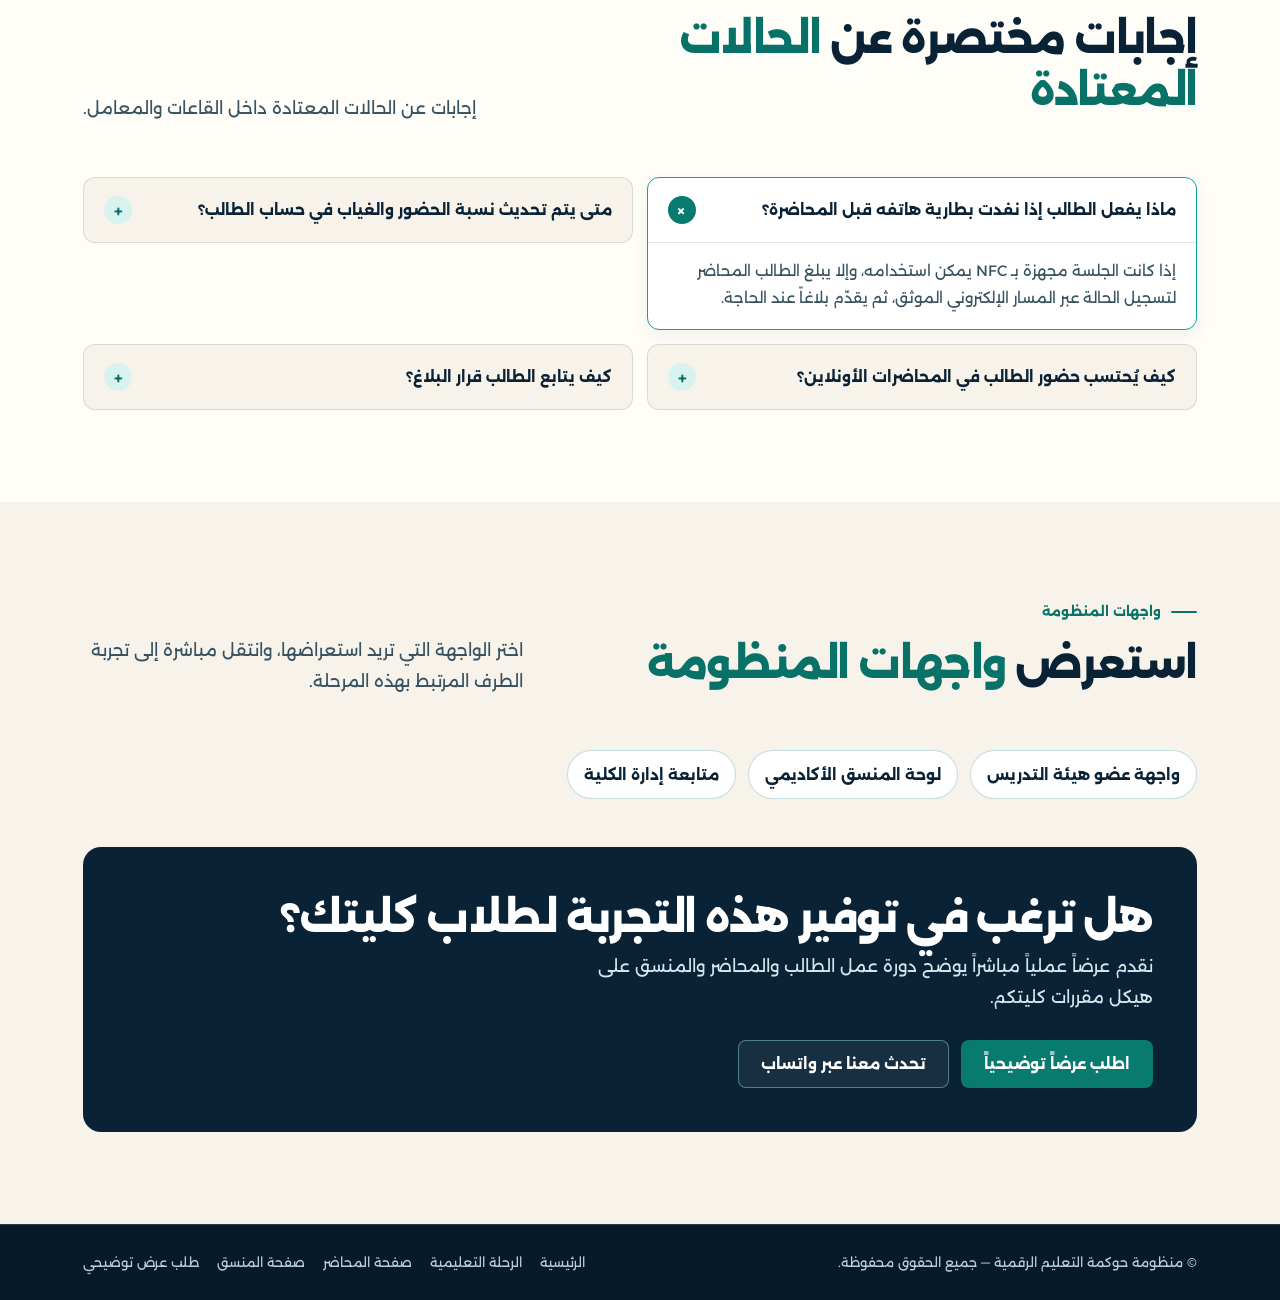
<file: student.html>
<!DOCTYPE html>
<html lang="ar" dir="rtl">
<head>
  <meta charset="UTF-8">
  <meta name="viewport" content="width=device-width, initial-scale=1.0">
  <title>تجربة الطالب | منظومة حوكمة التعليم الرقمية</title>
  <meta name="description" content="تطبيق الطالب في منظومة الحضور الأكاديمي: الجدول الدراسي، وتسجيل الحضور عبر Bluetooth أو NFC، ومتابعة الغياب والإنذارات والبلاغات المرتبطة بالجلسة.">
  <meta name="theme-color" content="#092235">

  <!-- Favicons -->
  <link rel="icon" type="image/png" sizes="32x32" href="assets/favicon-32.png">
  <link rel="apple-touch-icon" sizes="180x180" href="assets/apple-touch-icon.png">

  <!-- Open Graph / Social Sharing -->
  <meta property="og:type" content="website">
  <meta property="og:locale" content="ar_EG">
  <meta property="og:title" content="تجربة الطالب | منظومة حوكمة التعليم الرقمية">
  <meta property="og:description" content="يعرف الطالب موعد ومكان محاضرته، ويتابع حضوره وغيابه، ويقدم بلاغاً مرتبطاً بالجلسة عند الحاجة.">
  <meta property="og:image" content="assets/og-cover.jpg">
  <meta property="og:image:width" content="1200">
  <meta property="og:image:height" content="630">
  <meta name="twitter:card" content="summary_large_image">
  <meta name="twitter:title" content="تجربة الطالب | منظومة حوكمة التعليم الرقمية">
  <meta name="twitter:description" content="الجدول الدراسي، وتسجيل الحضور، ومتابعة الغياب والبلاغات من تطبيق الطالب.">
  <meta name="twitter:image" content="assets/og-cover.jpg">

  <!-- Fonts -->
  <link rel="preconnect" href="https://fonts.googleapis.com">
  <link rel="preconnect" href="https://fonts.gstatic.com" crossorigin>
  <link href="https://fonts.googleapis.com/css2?family=Alexandria:wght@400;500;600;700;800&display=swap" rel="stylesheet">

  <!-- Progressive Enhancement Flag -->
  <script>document.documentElement.classList.add('js-enabled');</script>

  <!-- Unified Stylesheet -->
  <link rel="stylesheet" href="css/main.css">

  <!-- Structured Data (JSON-LD) -->
  <script type="application/ld+json">
  {
    "@context": "https://schema.org",
    "@type": "WebPage",
    "name": "تجربة الطالب — منظومة حوكمة التعليم الرقمية",
    "inLanguage": "ar",
    "description": "عرض تفصيلي لواجهة وتجربة الطالب الجامعي في تسجيل الحضور ومتابعة الجدول ونسب الغياب والبلاغات الإلكترونية."
  }
  </script>
</head>
<body>
  <div class="noise" aria-hidden="true"></div>
  <a class="skip-link" href="#main-content">تخطي إلى المحتوى الرئيسي</a>

  <!-- Unified Ecosystem Header -->
  <header class="topbar">
    <div class="topbar-inner">
        <a class="brand" href="index.html" aria-label="منظومة حوكمة التعليم الرقمية — العودة إلى الصفحة الرئيسية">
          <img class="brand-logo" src="assets/logo-112.png" alt="شعار منظومة حوكمة التعليم الرقمية" width="48" height="48">
          <span class="brand-name">منظومة حوكمة التعليم الرقمية</span>
      </a>

      <nav class="main-nav" id="main-nav" aria-label="التنقل بين صفحات المنظومة">
        <div class="nav-group nav-group-core">
          <a href="index.html">الرئيسية</a>
          <a href="journey.html">رحلة المنظومة</a>
        </div>
        <div class="nav-group nav-group-roles" aria-label="واجهات المستخدم">
          <span class="nav-group-label">الواجهات</span>
          <a href="student.html" class="active" aria-current="page">الطالب</a>
          <a href="lecturer.html">المحاضر</a>
          <a href="coordinator.html">المنسق</a>
        </div>
        <div class="nav-group nav-group-insights">
          <a href="coordinator.html#numbers">أرقام التشغيل</a>
        </div>
      </nav>

      <div class="topbar-actions">
        <a class="btn btn-outline-light btn-sm header-whatsapp" data-cta-source="student_header_whatsapp" href="https://wa.me/201062091434?text=%D9%85%D8%B1%D8%AD%D8%A8%D8%A7%D9%8B%D8%8C%20%D8%A3%D8%B1%D8%BA%D8%A8%20%D9%81%D9%8A%20%D8%A7%D9%84%D8%A7%D8%B3%D8%AA%D9%81%D8%B3%D8%A7%D8%B1%20%D8%B9%D9%86%20%D8%AA%D8%B7%D8%A8%D9%8A%D9%82%20%D8%A7%D9%84%D8%B7%D8%A7%D9%84%D8%A8%20%D9%81%D9%8A%20%D9%85%D9%86%D8%B8%D9%88%D9%85%D8%A9%20%D8%A7%D9%84%D8%AD%D8%B6%D9%88%D8%B1%20%D8%A7%D9%84%D8%A3%D9%83%D8%A7%D8%AF%D9%8A%D9%85%D9%8A" target="_blank" rel="noopener noreferrer">
          اطلب عرضًا
        </a>
        <button class="menu-toggle" type="button" aria-expanded="false" aria-controls="main-nav" aria-label="فتح القائمة الرئيسية">
          <svg class="icon-burger" viewBox="0 0 24 24" fill="none" stroke="currentColor" stroke-width="2" stroke-linecap="round" aria-hidden="true">
            <path d="M4 7h16M4 12h16M4 17h16"/>
          </svg>
          <svg class="icon-close" viewBox="0 0 24 24" fill="none" stroke="currentColor" stroke-width="2" stroke-linecap="round" aria-hidden="true">
            <path d="M6 6l12 12M18 6L6 18"/>
          </svg>
        </button>
      </div>
    </div>
  </header>

  <main id="main-content">
    <!-- =====================================================================
         HERO: STUDENT EXPERIENCE
         ===================================================================== -->
    <section class="sub-hero theme-student" id="top">
      <div class="sub-hero-inner">
        <div>
          <nav class="breadcrumb" aria-label="مسار الصفحة">
            <a href="index.html">الرئيسية</a>
            <span aria-hidden="true">/</span>
            <span>صفحة الطالب</span>
          </nav>

           <p class="eyebrow">تجربة الطالب • كل ما يحتاجه في مكان واحد</p>
           <h1>كل ما يحتاجه الطالب <em>لمتابعة يومه الدراسي وحضوره</em></h1>
          <p class="hero-lead">
             يعرض التطبيق للطالب جدوله المعتمد، ومواعيد محاضراته وأماكنها، وموقفه من الحضور والغياب، مع إمكانية تقديم بلاغ مرتبط بالجلسة عند الحاجة.
          </p>

          <div class="hero-stats" aria-label="مؤشرات تجربة الطالب">
            <div class="hero-stat">
              <strong>ثوانٍ</strong>
              <span>لتأكيد الحضور من داخل القاعة</span>
            </div>
            <div class="hero-stat">
               <strong>98%</strong>
               <span>دقة السجل بعد مراجعة البلاغات</span>
            </div>
          </div>

          <div class="hero-actions">
            <a class="btn btn-primary" href="#overview">استكشف مزايا تطبيق الطالب</a>
            <a class="btn btn-outline-light" href="coordinator.html#numbers">أرقام التجربة</a>
          </div>
        </div>

        <!-- Bespoke Student App Console Preview -->
        <div class="console-window" aria-label="معاينة توضيحية لشاشة الطالب الرئيسية">
          <div class="console-topbar">
             <span class="console-title">نموذج توضيحي • تطبيق الطالب</span>
            <span class="window-dots" aria-hidden="true"><i></i><i></i><i></i></span>
          </div>
          <div class="console-body">
            <div class="ui-highlight-box">
              <div>
                 <span>المحاضرة القادمة</span>
                 <strong>المكان والموعد يظهران من الجدول المعتمد</strong>
              </div>
              <span class="ui-chip chip-ok">حضوري</span>
            </div>

            <div class="console-kpis">
              <div class="console-kpi">
                 <strong>—</strong>
                 <span>موقف الحضور</span>
              </div>
              <div class="console-kpi">
                 <strong>—</strong>
                 <span>المقررات المسجلة</span>
              </div>
              <div class="console-kpi">
                 <strong>—</strong>
                 <span>التنبيهات الأكاديمية</span>
              </div>
            </div>

            <div class="ui-list">
              <div class="ui-row">
                <b>سكشن عملي</b>
                <span class="ui-chip chip-ok">تم الرصد عبر NFC</span>
              </div>
              <div class="ui-row">
                <b>جلسة إلكترونية</b>
                <span class="ui-chip chip-info">أونلاين • Teams</span>
              </div>
              <div class="ui-row">
                <b>بلاغ حضور مرتبط بجلسة</b>
                <span class="ui-chip chip-ok">تم الرد</span>
              </div>
            </div>
          </div>
        </div>
      </div>
    </section>

    <!-- In-Page Quick Jump Bar -->
    <div class="subpage-jumpbar" aria-label="أقسام صفحة الطالب">
      <div class="subpage-jumpbar-inner">
        <span class="jumpbar-label">انتقل سريعاً إلى:</span>
        <div class="jumpbar-links">
          <a href="#getting-started">كيف أبدأ؟</a>
          <a href="#overview">01 المواد والأقسام</a>
          <a href="#schedule">02 الجدول الدراسي</a>
          <a href="#checkin">03 تسجيل الحضور</a>
          <a href="#tracking">04 متابعة الغياب والإنذارات</a>
          <a href="#reports">05 البلاغ الإلكتروني</a>
          <a href="#faq">الأسئلة الشائعة</a>
        </div>
      </div>
    </div>

    <!-- =====================================================================
         STARTING THE STUDENT EXPERIENCE: CURRENT COLLEGE-LED ACCESS FLOW
         ===================================================================== -->
    <section class="section surface-cream" id="getting-started">
      <div class="section-inner reveal">
        <div class="section-head">
          <div>
            <p class="eyebrow dark">قبل استخدام التطبيق</p>
            <h2>كيف يبدأ الطالب <em>استخدام المنظومة؟</em></h2>
          </div>
          <p>توضح هذه الخطوات مسار الوصول المتبع من خلال الكلية، من دون إنشاء تسجيل أو تفعيل ذاتي جديد داخل الموقع.</p>
        </div>

        <ol class="onboarding-steps" aria-label="خطوات بدء استخدام تطبيق الطالب">
          <li class="onboarding-step">
            <span class="step-badge">الخطوة 01</span>
            <h3>استلام بيانات الحساب</h3>
            <p>تتاح بيانات الدخول للطالب عبر المسار الذي تعتمده الكلية ضمن إجراءاتها الحالية.</p>
          </li>
          <li class="onboarding-step">
            <span class="step-badge">الخطوة 02</span>
            <h3>إتاحة الحساب وتفعيله</h3>
            <p>يصبح الحساب متاحاً للاستخدام بعد إتمام التفعيل من الجهة المختصة في الكلية.</p>
          </li>
          <li class="onboarding-step">
            <span class="step-badge">الخطوة 03</span>
            <h3>تسجيل الدخول</h3>
            <p>يدخل الطالب ببياناته المعتمدة ليظهر له الجدول والمقررات المرتبطة به.</p>
          </li>
          <li class="onboarding-step">
            <span class="step-badge">الخطوة 04</span>
            <h3>تعذر الدخول</h3>
            <p>يرجع الطالب إلى قناة الدعم أو الجهة التي تحددها الكلية لمعالجة مشكلة الوصول.</p>
          </li>
        </ol>
      </div>
    </section>

    <!-- =====================================================================
         01. ACADEMIC OVERVIEW: MODULES & PARTICIPATING DEPARTMENTS
         ===================================================================== -->
    <section class="section surface-paper" id="overview">
      <div class="section-inner reveal">
        <div class="split-feature">
          <div class="split-copy">
            <p class="eyebrow dark">01 • المواد والأقسام المشاركة</p>
            <h2>تعرّف موادك والأقسام <em>المشاركة في تدريسها</em></h2>
            <p>
              يعرض التطبيق المقررات أو الموديولات المسجلة للطالب في الفصل الحالي، والأقسام المشاركة في كل موديول بحسب هيكل الكلية.
            </p>

            <div class="feature-rows">
              <article class="feature-row-card">
                <div class="icon-box" aria-hidden="true">
                  <svg viewBox="0 0 24 24" fill="none" stroke="currentColor" stroke-width="2" stroke-linecap="round" stroke-linejoin="round">
                    <path d="M4 19.5A2.5 2.5 0 0 1 6.5 17H20"/><path d="M6.5 2H20v20H6.5A2.5 2.5 0 0 1 4 19.5v-15A2.5 2.5 0 0 1 6.5 2z"/>
                  </svg>
                </div>
                <div>
                  <h3>بطاقة مستقلة لكل موديول أو مقرر</h3>
                  <p>توضح إجمالي الجلسات المقررة، ما تم تنفيذه منها، والحد الأقصى المسموح به للغياب وفق لائحة الكلية.</p>
                </div>
              </article>

              <article class="feature-row-card">
                <div class="icon-box" aria-hidden="true">
                  <svg viewBox="0 0 24 24" fill="none" stroke="currentColor" stroke-width="2" stroke-linecap="round" stroke-linejoin="round">
                    <rect x="3" y="3" width="7" height="7"/><rect x="14" y="3" width="7" height="7"/><rect x="14" y="14" width="7" height="7"/><rect x="3" y="14" width="7" height="7"/>
                  </svg>
                </div>
                <div>
                  <h3>عرض الأقسام العلمية المشاركة</h3>
                  <p>في الكليات الطبية والعملية، يعرف الطالب بدقة الأقسام المشتركة داخل الموديول الواحد وتوزيع المحاضرات والسكاشن بينها.</p>
                </div>
              </article>
            </div>
          </div>

          <div class="split-visual">
            <figure class="app-screen-card" aria-label="خريطة المقررات والأقسام للطالب">
              <img src="assets/app-student-paths.png" alt="واجهة تطبيق الطالب لعرض المقررات والموديولات المسجلة في الفصل الحالي" width="591" height="1280" loading="lazy">
            </figure>
          </div>
        </div>
      </div>
    </section>

    <!-- =====================================================================
         02. INTERACTIVE SCHEDULE: WHERE, WHEN, WITH WHOM
         ===================================================================== -->
    <section class="section surface-cream" id="schedule">
      <div class="section-inner reveal">
        <div class="split-feature reverse">
          <div class="split-copy">
            <p class="eyebrow dark">02 • الجدول الدراسي</p>
             <h2>اعرف محاضرتك القادمة: <em>أين ومتى ومع من</em></h2>
            <p>
               يعرض التطبيق الجدول المعتمد، مع موعد الجلسة ومكانها ونوعها واسم المحاضر.
            </p>

            <div class="feature-rows">
              <article class="feature-row-card">
                <div class="icon-box" aria-hidden="true">
                  <svg viewBox="0 0 24 24" fill="none" stroke="currentColor" stroke-width="2" stroke-linecap="round" stroke-linejoin="round">
                    <circle cx="12" cy="12" r="10"/><polyline points="12 6 12 12 16 14"/>
                  </svg>
                </div>
                <div>
                   <h3>مكان الجلسة وموعدها</h3>
                  <p>اسم المدرج أو المعمل، المجموعة أو السكشن، توقيت البدء والانتهاء، واسم عضو هيئة التدريس المحاضر.</p>
                </div>
              </article>

              <article class="feature-row-card">
                <div class="icon-box" aria-hidden="true">
                  <svg viewBox="0 0 24 24" fill="none" stroke="currentColor" stroke-width="2" stroke-linecap="round" stroke-linejoin="round">
                    <rect x="2" y="3" width="20" height="14" rx="2"/><path d="M8 21h8M12 17v4"/>
                  </svg>
                </div>
                <div>
                  <h3>تمييز واضح بين الحضوري والأونلاين</h3>
                  <p>يعرف الطالب مسبقاً ما إذا كانت الجلسة داخل الحرم الجامعي أو عبر Microsoft Teams للاستعداد في الوقت المناسب.</p>
                </div>
              </article>
            </div>
          </div>

          <div class="split-visual">
            <div class="console-window" aria-label="نموذج جدول اليوم والغد للطالب">
               <div class="console-topbar">
                 <span class="console-title">نموذج توضيحي • جدول المحاضرات</span>
                 <span class="ui-status-pill">الجدول المعتمد</span>
              </div>
              <div class="console-body">
                <div class="ui-row">
                  <div>
                     <b>محاضرة المقرر</b>
                     <div><small>موعد الجلسة ومكانها واسم المحاضر</small></div>
                  </div>
                   <span class="ui-chip chip-ok">حضوري</span>
                </div>
                <div class="ui-row">
                  <div>
                     <b>سكشن عملي</b>
                     <div><small>المجموعة ومكان السكشن يظهران في الجدول</small></div>
                  </div>
                   <span class="ui-chip chip-warn">الجلسة القادمة</span>
                </div>
                <div class="ui-row">
                  <div>
                     <b>جلسة إلكترونية</b>
                     <div><small>تظهر طريقة الحضور بحسب نوع الجلسة</small></div>
                  </div>
                  <span class="ui-chip chip-info">أونلاين</span>
                </div>
              </div>
            </div>
          </div>
        </div>
      </div>
    </section>

    <!-- =====================================================================
         03. SEAMLESS CHECK-IN: BLUETOOTH, NFC & VERIFIED FALLBACK
         ===================================================================== -->
    <section class="section surface-slate" id="checkin">
      <div class="section-inner reveal">
        <div class="section-head">
          <div>
            <p class="eyebrow">03 • تسجيل الحضور</p>
            <h2>وسائل حضور تناسب <em>القاعة أو المعمل</em></h2>
          </div>
          <p>
             يُسجَّل الحضور بالطريقة المناسبة لطبيعة الجلسة وتجهيزات الكلية، مع مسار إلكتروني للحالات الاستثنائية.
          </p>
        </div>

        <div class="method-cards">
          <article class="method-card card-featured">
            <div class="icon-box" aria-hidden="true">
              <svg viewBox="0 0 24 24" fill="none" stroke="currentColor" stroke-width="2" stroke-linecap="round" stroke-linejoin="round">
                <path d="M7 7l10 10-5 5V2l5 5L7 17"/>
              </svg>
            </div>
            <span class="method-tag">داخل المدرجات والقاعات</span>
            <h3>بضغطة واحدة عبر Bluetooth</h3>
            <p>
               عند فتح المحاضر للجلسة، يُسجَّل حضور الطلاب الموجودين داخل القاعة عبر Bluetooth في ثوانٍ.
            </p>
             <span class="method-badge">رصد داخل نطاق القاعة</span>
          </article>

          <article class="method-card">
            <div class="icon-box" aria-hidden="true">
              <svg viewBox="0 0 24 24" fill="none" stroke="currentColor" stroke-width="2" stroke-linecap="round" stroke-linejoin="round">
                <rect x="3" y="5" width="18" height="14" rx="2"/><path d="M7 15h4M7 11h2M15 11a2 2 0 0 1 0 4"/>
              </svg>
            </div>
            <span class="method-tag">عند مدخل السكاشن والمعامل</span>
             <h3>تسجيل الحضور عبر NFC</h3>
            <p>
               يُستخدم NFC في الجلسات المجهزة به لتسجيل الحضور عند الدخول، من دون اقتطاع وقت من المحاضرة.
            </p>
             <span class="method-badge">رصد عند نقطة الدخول</span>
          </article>

          <article class="method-card">
            <div class="icon-box" aria-hidden="true">
              <svg viewBox="0 0 24 24" fill="none" stroke="currentColor" stroke-width="2" stroke-linecap="round" stroke-linejoin="round">
                <path d="M12 22s8-4 8-10V5l-8-3-8 3v7c0 6 8 10 8 10z"/><path d="M9 12l2 2 4-4"/>
              </svg>
            </div>
            <span class="method-tag">عند الأعطال أو نفاد البطارية</span>
            <h3>مسار استثنائي موثق بالقاعة</h3>
            <p>
               إذا تعذّر استخدام وسيلة الرصد المعتادة، يستطيع المحاضر تسجيل الحالة من القائمة الإلكترونية للجلسة بعد مراجعتها.
            </p>
             <span class="method-badge">مسار موثق للحالات الاستثنائية</span>
          </article>
        </div>

        <div class="section-below-visual" aria-label="شاشة اختيار طريقة تسجيل الحضور في تطبيق الطالب">
          <figure class="app-screen-card">
            <img src="assets/app-student-checkin-method.png" alt="شاشة اختيار وسيلة تسجيل الحضور عبر NFC أو Bluetooth في تطبيق الطالب" width="591" height="1280" loading="lazy">
          </figure>
        </div>
      </div>
    </section>

    <!-- =====================================================================
         04. ABSENCE & WARNINGS TRACKING WITHOUT SURPRISES
         ===================================================================== -->
    <section class="section surface-paper" id="tracking">
      <div class="section-inner reveal">
        <div class="split-feature">
          <div class="split-copy">
            <p class="eyebrow dark">04 • متابعة الغياب</p>
              <h2>تابع نسبة غيابك <em>وحدود الإنذار في كل مقرر</em></h2>
            <p>
                 بعد تسجيل الجلسة، يعرض التطبيق موقف الطالب في كل مقرر ببيانات واضحة ومحدّثة وفق السجل المعتمد.
            </p>

            <div class="cap-grid-2">
              <article class="cap-card">
                <h3>سجل الحضور والغياب</h3>
                <p>يعرض الحضور المسجل، والغياب المسجل، ونسبة الغياب، وآخر تحديث في كل مقرر، مع الحد المعتمد في لائحة الكلية.</p>
              </article>
              <article class="cap-card">
                <h3>تنبيه للمتابعة وقرار وفق اللائحة</h3>
                <p>يعرض التطبيق تنبيهاً لمتابعة موقف الطالب، بينما يبقى الإنذار أو القرار الأكاديمي من اختصاص الكلية وفق لائحتها. ويمكن طلب مراجعة الحضور من البلاغ المرتبط بالجلسة عند الحاجة.</p>
              </article>
            </div>
          </div>

          <div class="split-visual">
            <div class="role-visual-wrap role-visual-pair" aria-label="سجل الحضور والإنذارات والجلسات في تطبيق الطالب">
              <figure class="app-screen-card">
                <img src="assets/app-student-absence-details-redacted.png" alt="شاشة نسبة الغياب وحالة الإنذارات وإحصائيات المحاضرات في تطبيق الطالب" width="851" height="1847" loading="lazy">
              </figure>
              <figure class="app-screen-card">
                <img src="assets/app-student-absent-sessions.png" alt="شاشة قائمة الجلسات وحالة الغياب مع خيار تقديم بلاغ" width="591" height="1280" loading="lazy">
              </figure>
            </div>
          </div>
        </div>
      </div>
    </section>

    <!-- =====================================================================
         05. ELECTRONIC ATTENDANCE REPORT (WITH REAL APP SCREENSHOT)
         ===================================================================== -->
    <section class="section surface-mint" id="reports">
      <div class="section-inner reveal">
        <div class="split-feature reverse">
          <div class="split-copy">
            <p class="eyebrow dark">05 • البلاغ الإلكتروني بدل التظلم الورقي</p>
            <h2>قدّم بلاغ حضور مرتبطاً بالجلسة <em>وتابع حالته</em></h2>
            <p>
               إذا كان الطالب حاضراً ولم يُسجَّل حضوره أو واجه حالة استثنائية، يقدّم بلاغاً من التطبيق مرتبطاً بالجلسة نفسها، ثم يتابع حالته.
            </p>

            <div class="feature-rows">
              <article class="feature-row-card">
                <div class="icon-box" aria-hidden="true">
                  <svg viewBox="0 0 24 24" fill="none" stroke="currentColor" stroke-width="2" stroke-linecap="round" stroke-linejoin="round">
                    <path d="M14 2H6a2 2 0 0 0-2 2v16a2 2 0 0 0 2 2h12a2 2 0 0 0 2-2V8z"/><path d="M12 18v-6M9 15h6"/>
                  </svg>
                </div>
                <div>
                   <h3>بلاغ مرتبط بالجلسة</h3>
                   <p>تُراجع بلاغات الحضور بواسطة المنسق الأكاديمي أو محاضر الجلسة، وفق آلية العمل والصلاحيات الحالية المعتمدة في الكلية.</p>
                </div>
              </article>

              <article class="feature-row-card">
                <div class="icon-box" aria-hidden="true">
                  <svg viewBox="0 0 24 24" fill="none" stroke="currentColor" stroke-width="2" stroke-linecap="round" stroke-linejoin="round">
                    <path d="M22 11.08V12a10 10 0 1 1-5.93-9.14"/><path d="M22 4L12 14.01l-3-3"/>
                  </svg>
                </div>
                <div>
                   <h3>حالة البلاغ واضحة</h3>
                   <p>يتابع الطالب بلاغه وهو <b>قيد المراجعة</b>، أو <b>مقبول</b>، أو <b>مرفوض</b>. وعند قبول البلاغ ينعكس التعديل على سجل الحضور.</p>
                </div>
              </article>
            </div>
          </div>

          <!-- Real Sanitized App Screenshot from Zagazig Deployment -->
          <div class="split-visual">
            <button class="real-shot-button clean-shot-button" type="button" data-full="assets/app-student-complaint-form.png" data-caption="لقطة فعلية من شاشة تقديم ومتابعة البلاغات الإلكترونية داخل تطبيق الطالب">
              <img src="assets/app-student-complaint-form.png" alt="لقطة حقيقية من تطبيق الطالب توضح شاشة تقديم البلاغ الإلكتروني وتفاصيله" width="402" height="1280" loading="lazy">
            </button>
          </div>
        </div>
      </div>
    </section>

    <!-- =====================================================================
         06. STUDENT FAQ
         ===================================================================== -->
    <section class="section surface-paper" id="faq">
      <div class="section-inner reveal">
        <div class="section-head">
          <div>
            <p class="eyebrow dark">أسئلة شائعة</p>
            <h2>إجابات مختصرة عن <em>الحالات المعتادة</em></h2>
          </div>
          <p>
             إجابات عن الحالات المعتادة داخل القاعات والمعامل.
          </p>
        </div>

        <div class="faq-grid">
          <details class="faq-item" open>
            <summary>
              <span>ماذا يفعل الطالب إذا نفدت بطارية هاتفه قبل المحاضرة؟</span>
              <span class="faq-icon" aria-hidden="true">+</span>
            </summary>
            <div class="faq-answer">
               إذا كانت الجلسة مجهزة بـ NFC يمكن استخدامه، وإلا يبلغ الطالب المحاضر لتسجيل الحالة عبر المسار الإلكتروني الموثق، ثم يقدّم بلاغاً عند الحاجة.
            </div>
          </details>

          <details class="faq-item">
            <summary>
              <span>متى يتم تحديث نسبة الحضور والغياب في حساب الطالب؟</span>
              <span class="faq-icon" aria-hidden="true">+</span>
            </summary>
            <div class="faq-answer">
               تظهر حركة الحضور بعد تسجيل واعتماد الجلسة، وتُحدّث نسبة الحضور والغياب تلقائياً في سجل المقرر.
            </div>
          </details>

          <details class="faq-item">
            <summary>
              <span>كيف يُحتسب حضور الطالب في المحاضرات الأونلاين؟</span>
              <span class="faq-icon" aria-hidden="true">+</span>
            </summary>
            <div class="faq-answer">
              يُستورد كشف حضور الجلسة الإلكترونية من Microsoft Teams ويُضاف إلى سجل حضور المقرر.
            </div>
          </details>

          <details class="faq-item">
            <summary>
              <span>كيف يتابع الطالب قرار البلاغ؟</span>
              <span class="faq-icon" aria-hidden="true">+</span>
            </summary>
            <div class="faq-answer">
              تظهر حالة البلاغ في التطبيق: قيد المراجعة، أو مقبول، أو مرفوض، كما تظهر نتيجة المراجعة في سجل البلاغ.
            </div>
          </details>
        </div>
      </div>
    </section>

    <!-- =====================================================================
         ECOSYSTEM DIRECTORY & CLOSING CTA
         ===================================================================== -->
    <section class="section surface-cream" id="cta">
      <div class="section-inner reveal">
        <div class="section-head">
          <div>
            <p class="eyebrow dark">تكامل الأدوار داخل المنظومة</p>
            <h2>كيف تكتمل <em>دورة الحضور؟</em></h2>
          </div>
          <p>
             الطالب يتابع جدوله وحضوره، والمحاضر يسجل الجلسة ويراجع البلاغات، والمنسق يتابع اكتمال السجلات قبل إصدار التقارير.
          </p>
        </div>

        <div class="ecosystem-grid">
          <a class="ecosystem-card" href="journey.html">
            <div class="ecosystem-card-top">
              <span>المسار الكامل • 5 محطات</span>
              <h3>الرحلة التعليمية الرقمية</h3>
               <p>تتبّع انتقال العمل من استيراد الجدول حتى مراجعة البيانات والتقارير.</p>
            </div>
            <span class="ecosystem-link-label">استعرض الرحلة ←</span>
          </a>

          <a class="ecosystem-card" href="lecturer.html">
            <div class="ecosystem-card-top">
              <span>الطرف المقابل بالقاعة</span>
              <h3>صفحة المحاضر</h3>
               <p>كيف يسجل عضو هيئة التدريس الجلسة ويرد على بلاغات الطلاب.</p>
            </div>
            <span class="ecosystem-link-label">استكشف صفحة المحاضر ←</span>
          </a>

          <div class="ecosystem-card is-current" aria-current="page">
            <div class="ecosystem-card-top">
              <span>أنت تتصفح الآن</span>
              <h3>صفحة الطالب</h3>
               <p>الجدول، تسجيل الحضور، متابعة الغياب، والبلاغ الإلكتروني.</p>
            </div>
            <span class="ecosystem-link-label">الصفحة الحالية</span>
          </div>

          <a class="ecosystem-card" href="coordinator.html">
            <div class="ecosystem-card-top">
              <span>التشغيل وضبط الجودة</span>
              <h3>صفحة المنسق الأكاديمي</h3>
               <p>تجهيز الجداول ومتابعة التسجيلات والبلاغات قبل التقارير.</p>
            </div>
            <span class="ecosystem-link-label">استكشف صفحة المنسق ←</span>
          </a>
        </div>

        <div class="subpage-cta-box" style="margin-top: var(--sp-7);">
          <div>
            <h2>هل ترغب في توفير هذه التجربة لطلاب كليتك؟</h2>
            <p>نقدم عرضاً عملياً مباشراً يوضح دورة عمل الطالب والمحاضر والمنسق على هيكل مقررات كليتكم.</p>
          </div>
          <div class="subpage-cta-actions">
            <a class="btn btn-primary" href="index.html#contact">اطلب عرضاً توضيحياً</a>
            <a class="btn btn-outline-light" data-cta-source="student_bottom_whatsapp" href="https://wa.me/201062091434?text=%D9%85%D8%B1%D8%AD%D8%A8%D8%A7%D9%8B%D8%8C%20%D9%86%D8%B1%D8%BA%D8%A8%20%D9%81%D9%8A%20%D8%B9%D8%B1%D8%B6%20%D8%AA%D9%88%D8%B6%D9%8A%D8%AD%D9%8A%20%D9%84%D9%85%D9%86%D8%B8%D9%88%D9%85%D8%A9%20%D8%A7%D9%84%D8%AD%D8%B6%D9%88%D8%B1%20%D8%A7%D9%84%D8%A3%D9%83%D8%A7%D8%AF%D9%8A%D9%85%D9%8A" target="_blank" rel="noopener noreferrer">
              تحدث معنا عبر واتساب
            </a>
          </div>
        </div>
      </div>
    </section>
  </main>

  <!-- Footer -->
  <footer class="site-footer">
    <div class="site-footer-inner">
      <span>© منظومة حوكمة التعليم الرقمية — جميع الحقوق محفوظة.</span>
      <div class="footer-links">
        <a href="index.html">الرئيسية</a>
        <a href="journey.html">الرحلة التعليمية</a>
        <a href="lecturer.html">صفحة المحاضر</a>
        <a href="coordinator.html">صفحة المنسق</a>
        <a href="index.html#contact">طلب عرض توضيحي</a>
      </div>
    </div>
  </footer>

  <!-- Mobile Sticky Conversion Bar -->
  <div class="mobile-sticky-cta" id="mobile-sticky-cta" aria-label="اختصارات التواصل السريع">
    <a class="btn btn-primary" href="index.html#contact">اطلب عرضاً توضيحياً</a>
    <a class="btn btn-outline-light" data-cta-source="student_sticky_whatsapp" href="https://wa.me/201062091434?text=%D9%85%D8%B1%D8%AD%D8%A8%D8%A7%D9%8B%D8%8C%20%D8%A3%D8%B1%D8%BA%D8%A8%20%D9%81%D9%8A%20%D8%AD%D8%AC%D8%B2%20%D8%B9%D8%B1%D8%B6%20%D8%AA%D9%88%D8%B6%D9%8A%D8%AD%D9%8A%20%D9%84%D9%85%D9%86%D8%B8%D9%88%D9%85%D8%A9%20%D8%A7%D9%84%D8%AD%D8%B6%D9%88%D8%B1%20%D8%A7%D9%84%D8%A3%D9%83%D8%A7%D8%AF%D9%8A%D9%85%D9%8A" target="_blank" rel="noopener noreferrer">
      واتساب مباشر
    </a>
  </div>

  <!-- Accessible Lightbox Modal for Real App Screenshot -->
  <dialog class="gallery-modal" aria-label="معاينة مكبرة لشاشة تطبيق الطالب">
    <button class="gallery-close" type="button" aria-label="إغلاق المعاينة">×</button>
    <button class="gallery-prev" type="button" aria-label="الصورة السابقة">❯</button>
    <figure>
          <img src="assets/app-student-complaint-form.png" alt="" width="402" height="1280" loading="lazy">
      <figcaption>
        <span class="gallery-counter">1 / 1</span>
        <span class="gallery-caption-text"></span>
      </figcaption>
    </figure>
    <button class="gallery-next" type="button" aria-label="الصورة التالية">❮</button>
  </dialog>

  <script src="js/app.js" defer></script>
</body>
</html>
</file>
<file: css/main.css>
:root {
--ink: #092235;
--ink-deep: #071a29;
--ink-2: #0d3149;
--ink-3: #123e59;
--paper: #fffdf8;
--cream: #f7f3ea;
--mint-surface: #edf6f4;
--white: #ffffff;
--teal: #0ea497;
--teal-solid: #087a70;
--teal-hover: #06665d;
--teal-text: #087268;
--mint: #9be4dc;
--mint-soft: #d8f3ee;
--coral: #d9583b;
--coral-soft: #ffeae4;
--coral-text: #a93c22;
--amber-soft: #fff4df;
--amber-text: #8a5300;
--text-primary: #092235;
--text-secondary: #375361;
--text-muted: #4a6674;
--on-dark-primary: #ffffff;
--on-dark-secondary: #d4e5ed;
--on-dark-muted: #b6cfdc;
--line-light: rgba(9, 34, 53, 0.12);
--line-strong: rgba(9, 34, 53, 0.2);
--line-on-dark: rgba(255, 255, 255, 0.15);
--shadow-sm: 0 6px 18px rgba(9, 34, 53, 0.06);
--shadow-md: 0 14px 34px rgba(9, 34, 53, 0.1);
--shadow-lg: 0 28px 64px rgba(5, 20, 32, 0.28);
--font-sans: 'Alexandria', system-ui, -apple-system, 'Segoe UI', Tahoma, Arial, sans-serif;
--fs-xs: 0.8125rem;
--fs-sm: 0.9375rem;
--fs-md: 1.0625rem;
--fs-lg: 1.25rem;
--fs-xl: 1.5rem;
--fs-2xl: clamp(1.75rem, 3.2vw, 2.65rem);
--fs-3xl: clamp(2.15rem, 4.3vw, 3.5rem);
--sp-1: 4px;
--sp-2: 8px;
--sp-3: 12px;
--sp-4: 16px;
--sp-5: 24px;
--sp-6: 32px;
--sp-7: 48px;
--sp-8: 72px;
--sp-9: 92px;
--container-pad: clamp(20px, 6.5vw, 120px);
--max-w: 1220px;
--radius-sm: 8px;
--radius-md: 12px;
--radius-lg: 18px;
--radius-pill: 999px;
--topbar-h: 84px;
}
*,
*::before,
*::after {
box-sizing: border-box;
}
html {
scroll-behavior: smooth;
font-size: 16px;
-webkit-text-size-adjust: 100%;
overflow-x: clip;
}
body {
margin: 0;
background: var(--paper);
color: var(--text-primary);
font-family: var(--font-sans);
font-size: var(--fs-sm);
line-height: 1.8;
overflow-x: clip;
}
img,
svg {
display: block;
max-width: 100%;
}
a {
color: inherit;
text-decoration: none;
}
button,
input,
select,
textarea {
font: inherit;
color: inherit;
}
:focus-visible {
outline: 3px solid var(--teal);
outline-offset: 3px;
}
h1,
h2,
h3,
h4,
p {
margin-top: 0;
}
h1 {
font-size: var(--fs-3xl);
font-weight: 800;
line-height: 1.24;
letter-spacing: -0.035em;
margin-bottom: var(--sp-5);
}
h2 {
font-size: var(--fs-2xl);
font-weight: 800;
line-height: 1.28;
letter-spacing: -0.035em;
margin-bottom: var(--sp-3);
}
h3 {
font-size: var(--fs-lg);
font-weight: 700;
line-height: 1.4;
letter-spacing: -0.02em;
margin-bottom: var(--sp-2);
}
h1 em,
h2 em {
font-style: normal;
}
.noise {
position: fixed;
inset: 0;
pointer-events: none;
opacity: 0.022;
z-index: 5;
background-image: url("data:image/svg+xml,%3Csvg viewBox='0 0 180 180' xmlns='http://www.w3.org/2000/svg'%3E%3Cfilter id='n'%3E%3CfeTurbulence type='fractalNoise' baseFrequency='.8' numOctaves='3' stitchTiles='stitch'/%3E%3C/filter%3E%3Crect width='100%25' height='100%25' filter='url(%23n)' opacity='.9'/%3E%3C/svg%3E");
}
section[id] {
scroll-margin-top: calc(var(--topbar-h) + 14px);
}
.section {
padding: var(--sp-9) var(--container-pad);
}
.section-inner {
max-width: var(--max-w);
margin-inline: auto;
}
.section-head {
display: flex;
align-items: flex-end;
justify-content: space-between;
gap: var(--sp-7);
margin-bottom: var(--sp-7);
}
.section-head > div {
max-width: 650px;
}
.section-head > p {
max-width: 440px;
margin: 0 0 4px;
font-size: var(--fs-md);
line-height: 1.85;
color: var(--text-secondary);
}
.surface-dark .section-head > p,
.surface-slate .section-head > p {
color: var(--on-dark-secondary);
}
.surface-dark {
background: var(--ink);
color: var(--on-dark-primary);
}
.surface-slate {
background: var(--ink-2);
color: var(--on-dark-primary);
}
.surface-cream {
background: var(--cream);
color: var(--text-primary);
}
.surface-paper {
background: var(--paper);
color: var(--text-primary);
}
.surface-mint {
background: var(--mint-surface);
color: var(--text-primary);
}
.surface-dark h2 em,
.surface-slate h2 em {
color: var(--mint);
}
.surface-cream h2 em,
.surface-paper h2 em,
.surface-mint h2 em {
color: var(--teal-text);
}
.js-enabled .reveal {
opacity: 0;
transform: translateY(18px);
transition: opacity 0.55s ease, transform 0.55s ease;
}
.js-enabled .reveal.is-visible {
opacity: 1;
transform: translateY(0);
}
@media (prefers-reduced-motion: reduce) {
html {
scroll-behavior: auto;
}
*,
*::before,
*::after {
animation-duration: 0.01ms !important;
animation-iteration-count: 1 !important;
transition-duration: 0.01ms !important;
}
.js-enabled .reveal {
opacity: 1;
transform: none;
}
}
@media (max-width: 900px) {
.section {
padding: var(--sp-8) var(--container-pad);
}
.section-head {
flex-direction: column;
align-items: flex-start;
gap: var(--sp-3);
margin-bottom: var(--sp-6);
}
.section-head > p {
max-width: 100%;
font-size: var(--fs-sm);
}
}
@media print {
.noise,
.skip-link,
.topbar,
.mobile-sticky-cta,
.hero-actions,
.mobile-lane-tabs,
.role-tablist,
.gallery-modal,
.contact-form-card {
display: none !important;
}
body,
.section,
.surface-dark,
.surface-slate,
.surface-cream,
.surface-mint,
.surface-paper {
background: #ffffff !important;
color: #000000 !important;
padding: 18px 0 !important;
}
.role-panel,
.process-lane {
display: grid !important;
opacity: 1 !important;
page-break-inside: avoid;
border: 1px solid #cccccc !important;
margin-bottom: 12px !important;
}
}
.skip-link {
position: fixed;
top: -100px;
right: 16px;
z-index: 1000;
background: var(--mint);
color: var(--ink);
font-size: var(--fs-sm);
font-weight: 700;
padding: 10px 18px;
border-radius: var(--radius-sm);
box-shadow: var(--shadow-md);
transition: top 0.2s ease;
}
.skip-link:focus {
top: 12px;
}
.eyebrow {
display: inline-flex;
align-items: center;
gap: 10px;
font-size: var(--fs-xs);
font-weight: 700;
color: var(--mint);
margin: 0 0 14px;
}
.eyebrow::before {
content: "";
width: 26px;
height: 2px;
background: currentColor;
border-radius: 2px;
}
.eyebrow.dark {
color: var(--teal-text);
}
.btn {
display: inline-flex;
align-items: center;
justify-content: center;
gap: 10px;
font-size: var(--fs-sm);
font-weight: 700;
line-height: 1.3;
padding: 13px 22px;
border-radius: var(--radius-sm);
border: 1px solid transparent;
cursor: pointer;
transition: background-color 0.2s ease, border-color 0.2s ease, transform 0.2s ease;
white-space: nowrap;
}
.btn svg {
width: 18px;
height: 18px;
flex: 0 0 auto;
}
.btn-primary {
background: var(--teal-solid);
color: var(--white);
}
.btn-primary:hover {
background: var(--teal-hover);
transform: translateY(-1px);
}
.btn-outline-light {
background: rgba(255, 255, 255, 0.06);
color: var(--white);
border-color: rgba(155, 228, 220, 0.45);
}
.btn-outline-light:hover {
background: rgba(155, 228, 220, 0.14);
border-color: var(--mint);
}
.btn-outline-dark {
background: transparent;
color: var(--ink);
border-color: var(--line-strong);
}
.btn-outline-dark:hover {
background: rgba(9, 34, 53, 0.05);
}
.btn-sm {
font-size: var(--fs-xs);
padding: 9px 15px;
}
.topbar {
position: sticky;
top: 0;
z-index: 100;
height: var(--topbar-h);
background: linear-gradient(105deg, rgba(7, 29, 47, 0.985), rgba(11, 52, 70, 0.97));
backdrop-filter: blur(18px);
border-bottom: 1px solid rgba(186, 232, 226, 0.16);
color: var(--white);
}
.topbar-inner {
max-width: var(--max-w);
height: 100%;
margin-inline: auto;
padding-inline: var(--container-pad);
display: flex;
align-items: center;
justify-content: space-between;
gap: var(--sp-4);
}
@media (min-width: 1360px) {
.topbar-inner {
max-width: calc(var(--max-w) + 2 * var(--container-pad));
}
}
.brand {
display: flex;
align-items: center;
gap: 10px;
font-size: var(--fs-sm);
font-weight: 700;
line-height: 1.35;
flex-shrink: 0;
}
.brand-logo {
width: 46px;
height: 46px;
object-fit: contain;
flex: 0 0 auto;
background: rgba(255, 255, 255, 0.95);
border-radius: 13px;
padding: 4px;
box-shadow: 0 5px 14px rgba(0, 0, 0, 0.14);
}
.brand small {
display: block;
font-size: var(--fs-xs);
font-weight: 400;
color: var(--on-dark-muted);
}
.brand-name {
color: var(--white);
font-size: clamp(13px, 1.25vw, 17px);
font-weight: 700;
line-height: 1.25;
white-space: nowrap;
letter-spacing: -0.02em;
}
.main-nav {
display: flex;
align-items: center;
gap: 4px;
min-width: 0;
padding: 5px;
border: 1px solid rgba(196, 234, 229, 0.12);
border-radius: var(--radius-pill);
background: rgba(255, 255, 255, 0.055);
box-shadow: inset 0 1px 0 rgba(255, 255, 255, 0.04);
}
.nav-group {
display: flex;
align-items: center;
gap: 2px;
}
.nav-group-roles {
padding-inline: 5px;
border-inline: 1px solid rgba(196, 234, 229, 0.16);
}
.nav-group-label {
padding-inline: 5px 4px;
font-size: var(--fs-xs);
font-weight: 500;
color: var(--on-dark-muted);
white-space: nowrap;
}
.main-nav a {
position: relative;
padding: 8px;
border-radius: var(--radius-pill);
font-size: var(--fs-xs);
font-weight: 600;
color: var(--on-dark-secondary);
white-space: nowrap;
transition: color 0.2s ease, background 0.2s ease;
}
.main-nav a::after {
display: none;
}
.main-nav a:hover,
.main-nav a.active {
color: var(--mint);
background: rgba(72, 197, 183, 0.13);
}
.main-nav a:hover::after,
.main-nav a.active::after {
width: 0;
}
.topbar-actions {
display: flex;
align-items: center;
gap: 10px;
flex-shrink: 0;
}
.header-whatsapp {
display: inline-flex;
align-items: center;
justify-content: center;
min-height: 40px;
padding: 9px 15px;
border: 1px solid transparent;
border-radius: var(--radius-pill);
background: var(--mint);
color: var(--ink-deep);
font-size: var(--fs-xs);
font-weight: 700;
white-space: nowrap;
box-shadow: 0 5px 16px rgba(36, 189, 174, 0.18);
transition: transform 0.2s ease, background 0.2s ease;
}
.header-whatsapp:hover {
color: var(--ink-deep);
background: var(--white);
transform: translateY(-1px);
}
@media (max-width: 1480px) {
.topbar-actions .header-whatsapp {
display: none;
}
}
.menu-toggle {
display: none;
align-items: center;
justify-content: center;
width: 42px;
height: 42px;
border-radius: var(--radius-sm);
border: 1px solid var(--line-on-dark);
background: rgba(255, 255, 255, 0.06);
color: var(--white);
cursor: pointer;
}
.menu-toggle svg {
width: 22px;
height: 22px;
}
.menu-toggle .icon-close {
display: none;
}
.menu-toggle[aria-expanded="true"] .icon-burger {
display: none;
}
.menu-toggle[aria-expanded="true"] .icon-close {
display: block;
}
@media (max-width: 1120px) {
.menu-toggle {
display: inline-flex;
}
.topbar-actions .header-whatsapp {
display: none;
}
.main-nav {
display: none;
position: absolute;
top: var(--topbar-h);
inset-inline: 0;
flex-direction: column;
align-items: stretch;
gap: 0;
background: var(--ink-deep);
border: 1px solid var(--line-on-dark);
border-top: 0;
border-radius: 0 0 var(--radius-md) var(--radius-md);
padding: 12px var(--container-pad) 18px;
box-shadow: var(--shadow-lg);
}
.main-nav.is-open {
display: flex;
}
.nav-group {
display: flex;
flex-direction: column;
align-items: stretch;
gap: 0;
}
.nav-group-core,
.nav-group-roles {
padding: 0 0 8px;
margin-bottom: 8px;
border: 0;
border-bottom: 1px solid rgba(255, 255, 255, 0.09);
}
.nav-group-label {
display: block;
padding: 7px 4px 5px;
font-size: var(--fs-xs);
color: var(--mint);
}
.main-nav a {
font-size: var(--fs-sm);
padding: 12px 8px;
border-bottom: 0;
border-radius: var(--radius-sm);
}
.main-nav a::after {
display: none;
}
}
@media (max-width: 560px) {
:root {
--topbar-h: 70px;
}
.topbar-inner {
padding-inline: 14px;
gap: 8px;
}
.brand {
font-size: var(--fs-xs);
gap: 7px;
min-width: 0;
}
.brand-logo {
width: 36px;
height: 36px;
}
.brand-name {
font-size: clamp(13px, 3.55vw, 15px);
letter-spacing: -0.03em;
}
.topbar-actions {
margin-inline-start: auto;
}
}
.icon-box {
width: 44px;
height: 44px;
border-radius: 11px;
display: inline-flex;
align-items: center;
justify-content: center;
flex: 0 0 auto;
}
.icon-box svg {
width: 23px;
height: 23px;
}
.mobile-sticky-cta {
display: none;
}
@media (max-width: 760px) {
body {
padding-bottom: 72px;
}
.mobile-sticky-cta {
position: fixed;
bottom: 0;
inset-inline: 0;
z-index: 95;
display: grid;
grid-template-columns: 1.15fr 0.85fr;
gap: 8px;
padding: 10px 14px calc(10px + env(safe-area-inset-bottom, 0px));
background: rgba(9, 34, 53, 0.97);
backdrop-filter: blur(12px);
border-top: 1px solid var(--line-on-dark);
box-shadow: 0 -8px 24px rgba(0, 0, 0, 0.25);
transform: translateY(110%);
transition: transform 0.25s ease;
}
.mobile-sticky-cta.is-visible {
transform: translateY(0);
}
.mobile-sticky-cta .btn {
padding: 11px 12px;
font-size: var(--fs-xs);
}
}
.gallery-modal {
background: var(--ink-deep);
border: 1px solid rgba(255, 255, 255, 0.22);
border-radius: var(--radius-md);
box-shadow: var(--shadow-lg);
color: var(--white);
max-height: min(90vh, 780px);
max-width: min(94vw, 1020px);
width: fit-content;
padding: 52px 58px 24px;
}
.gallery-modal::backdrop {
background: rgba(4, 16, 26, 0.82);
backdrop-filter: blur(5px);
}
.gallery-modal figure {
margin: 0;
text-align: center;
}
.gallery-modal figure img {
max-height: calc(90vh - 130px);
max-width: 100%;
width: auto;
margin-inline: auto;
border-radius: var(--radius-sm);
object-fit: contain;
}
.gallery-modal figcaption {
color: var(--on-dark-secondary);
font-size: var(--fs-sm);
margin-top: 14px;
display: flex;
align-items: center;
justify-content: center;
gap: 12px;
flex-wrap: wrap;
}
.gallery-counter {
background: rgba(155, 228, 220, 0.15);
color: var(--mint);
font-size: var(--fs-xs);
font-weight: 700;
padding: 2px 10px;
border-radius: var(--radius-pill);
}
.gallery-close,
.gallery-prev,
.gallery-next {
position: absolute;
width: 38px;
height: 38px;
border-radius: 50%;
border: 1px solid rgba(255, 255, 255, 0.25);
background: rgba(255, 255, 255, 0.1);
color: var(--white);
display: inline-flex;
align-items: center;
justify-content: center;
cursor: pointer;
transition: background-color 0.2s ease;
}
.gallery-close:hover,
.gallery-prev:hover,
.gallery-next:hover {
background: rgba(155, 228, 220, 0.25);
}
.gallery-prev[hidden],
.gallery-next[hidden],
.gallery-counter[hidden] {
display: none;
}
.gallery-close {
top: 10px;
left: 12px;
font-size: 22px;
}
.gallery-prev,
.gallery-next {
top: 50%;
transform: translateY(-50%);
font-size: 18px;
}
.gallery-prev {
right: 10px;
}
.gallery-next {
left: 10px;
}
@media (max-width: 560px) {
.gallery-modal {
padding: 48px 16px 18px;
max-width: 96vw;
}
.gallery-prev,
.gallery-next {
top: auto;
bottom: 14px;
transform: none;
}
.gallery-prev {
right: 16px;
}
.gallery-next {
left: 16px;
}
.gallery-modal figcaption {
padding-inline: 44px;
font-size: var(--fs-xs);
}
}
.hero {
position: relative;
background: var(--ink);
color: var(--white);
padding: clamp(44px, 6vw, 76px) var(--container-pad) clamp(56px, 7vw, 84px);
overflow: hidden;
}
.hero::before {
content: "";
position: absolute;
width: 540px;
height: 540px;
border-radius: 50%;
background: radial-gradient(circle, rgba(14, 164, 151, 0.22), transparent 68%);
right: 3%;
top: 8%;
pointer-events: none;
}
.hero-inner {
position: relative;
z-index: 1;
max-width: var(--max-w);
margin-inline: auto;
display: grid;
grid-template-columns: minmax(0, 1.12fr) minmax(0, 0.88fr);
align-items: center;
gap: clamp(32px, 5vw, 64px);
}
.hero-inner > * {
min-width: 0;
}
.hero h1 em {
color: var(--mint);
}
.hero-lead {
font-size: var(--fs-md);
color: var(--on-dark-secondary);
line-height: 1.9;
max-width: 580px;
margin-bottom: var(--sp-5);
}
.hero-stats {
display: grid;
grid-template-columns: repeat(3, minmax(0, 1fr));
gap: 14px;
max-width: 560px;
padding: 16px 18px;
background: rgba(255, 255, 255, 0.05);
border: 1px solid rgba(155, 228, 220, 0.2);
border-radius: var(--radius-md);
margin-bottom: var(--sp-6);
}
.hero-stat {
border-left: 1px solid rgba(255, 255, 255, 0.14);
padding-left: 12px;
}
.hero-stat:last-child {
border-left: 0;
padding-left: 0;
}
.hero-stat strong {
display: block;
font-size: clamp(1.35rem, 2.2vw, 1.75rem);
font-weight: 800;
line-height: 1.15;
letter-spacing: -0.04em;
color: var(--mint);
}
.hero-stat span {
display: block;
font-size: var(--fs-xs);
color: var(--on-dark-secondary);
margin-top: 4px;
line-height: 1.45;
}
.hero-actions {
display: flex;
flex-wrap: wrap;
align-items: center;
gap: 14px;
}
.hero-scope {
font-size: var(--fs-xs);
color: var(--on-dark-muted);
max-width: 580px;
margin: var(--sp-5) 0 0;
line-height: 1.75;
}
.hero-art {
position: relative;
min-height: 496px;
width: 100%;
max-width: 480px;
margin-inline: auto;
display: flex;
align-items: center;
justify-content: center;
}
.orbit {
position: absolute;
border-radius: 50%;
border: 1px solid rgba(155, 228, 220, 0.24);
pointer-events: none;
}
.orbit-a {
width: min(350px, 80vw);
height: min(350px, 80vw);
}
.orbit-b {
width: min(450px, 92vw);
height: min(450px, 92vw);
border-color: rgba(155, 228, 220, 0.1);
}
.halo {
position: absolute;
border-radius: 50%;
background: var(--teal);
filter: blur(36px);
opacity: 0.18;
pointer-events: none;
}
.halo-one {
width: 220px;
height: 220px;
bottom: 16px;
right: 8%;
}
.halo-two {
width: 150px;
height: 150px;
top: 12px;
left: 12%;
}
.hero-phone {
position: relative;
z-index: 2;
width: 262px;
background: #e6f2f5;
color: var(--ink);
border: 8px solid #15384c;
border-radius: 32px;
box-shadow: var(--shadow-lg);
overflow: hidden;
}
.hero-phone-notch {
width: 84px;
height: 16px;
background: #15384c;
border-radius: 0 0 11px 11px;
margin-inline: auto;
}
.hero-phone-body {
padding: 18px 16px 22px;
}
.phone-eyebrow {
font-size: var(--fs-xs);
font-weight: 700;
color: var(--text-secondary);
}
.phone-session-card {
margin-top: 12px;
background: var(--white);
border-radius: 10px;
padding: 11px 12px;
display: flex;
align-items: center;
gap: 10px;
box-shadow: 0 4px 12px rgba(9, 34, 53, 0.06);
}
.pulse-dot {
width: 10px;
height: 10px;
border-radius: 50%;
background: var(--teal-solid);
box-shadow: 0 0 0 5px var(--mint-soft);
flex: 0 0 auto;
animation: softPulse 2.4s infinite ease-in-out;
}
@keyframes softPulse {
0%, 100% { box-shadow: 0 0 0 4px rgba(14, 164, 151, 0.22); }
50% { box-shadow: 0 0 0 8px rgba(14, 164, 151, 0.08); }
}
.phone-session-card b {
display: block;
font-size: var(--fs-xs);
color: var(--ink);
line-height: 1.4;
}
.phone-session-card span {
display: block;
font-size: var(--fs-xs);
color: var(--text-muted);
}
.attendance-ring {
width: 128px;
height: 128px;
border-radius: 50%;
border: 11px solid var(--teal-solid);
border-left-color: #c3e4e1;
margin: 22px auto;
display: flex;
flex-direction: column;
align-items: center;
justify-content: center;
text-align: center;
padding: 6px;
background: rgba(255, 255, 255, 0.65);
}
.attendance-ring b {
font-size: var(--fs-lg);
color: var(--ink);
line-height: 1.2;
}
.attendance-ring span {
font-size: var(--fs-xs);
color: var(--teal-text);
font-weight: 700;
}
.phone-footer-row {
padding-top: 12px;
border-top: 1px solid rgba(9, 34, 53, 0.14);
display: flex;
justify-content: space-between;
align-items: center;
font-size: var(--fs-xs);
color: var(--text-secondary);
}
.phone-footer-row b {
color: var(--teal-text);
font-weight: 800;
}
.floating-badge {
position: absolute;
z-index: 3;
background: var(--paper);
color: var(--ink);
padding: 10px 14px;
border-radius: 10px;
box-shadow: 0 16px 32px rgba(0, 0, 0, 0.24);
display: flex;
align-items: center;
gap: 10px;
}
.floating-badge-icon {
width: 32px;
height: 32px;
border-radius: 50%;
display: grid;
place-items: center;
background: var(--mint-soft);
color: var(--teal-text);
flex: 0 0 auto;
}
.floating-badge-icon svg {
width: 17px;
height: 17px;
}
.floating-badge.badge-scan .floating-badge-icon {
background: var(--coral-soft);
color: var(--coral-text);
}
.floating-badge b {
display: block;
font-size: var(--fs-xs);
line-height: 1.35;
}
.floating-badge span {
display: block;
font-size: var(--fs-xs);
color: var(--text-muted);
}
.badge-verified {
top: 6px;
right: -6px;
}
.badge-scan {
bottom: 6px;
left: -6px;
}
@media (max-width: 980px) {
.hero-inner {
grid-template-columns: minmax(0, 1fr);
}
.hero-art {
min-height: 450px;
max-width: 430px;
}
}
@media (max-width: 560px) {
.hero-stats {
grid-template-columns: 1fr;
gap: 10px;
}
.hero-stat {
border-left: 0;
border-bottom: 1px solid rgba(255, 255, 255, 0.12);
padding-left: 0;
padding-bottom: 10px;
display: flex;
align-items: baseline;
justify-content: space-between;
gap: 12px;
}
.hero-stat:last-child {
border-bottom: 0;
padding-bottom: 0;
}
.hero-actions .btn {
width: 100%;
}
.hero-art {
min-height: auto;
flex-direction: column;
gap: 12px;
padding-top: 10px;
}
.floating-badge {
position: relative;
top: auto;
right: auto;
bottom: auto;
left: auto;
width: 100%;
max-width: 280px;
}
}
.trust-banner {
background: var(--ink-2);
color: var(--white);
border-top: 1px solid var(--line-on-dark);
border-bottom: 1px solid var(--line-on-dark);
padding: 24px var(--container-pad);
}
.trust-banner-inner {
max-width: var(--max-w);
margin-inline: auto;
display: flex;
align-items: center;
justify-content: space-between;
gap: var(--sp-5);
flex-wrap: wrap;
}
.trust-entity {
display: flex;
align-items: center;
gap: 14px;
}
.trust-seal {
width: 46px;
height: 46px;
border-radius: 12px;
background: rgba(155, 228, 220, 0.14);
border: 1px solid rgba(155, 228, 220, 0.3);
color: var(--mint);
display: grid;
place-items: center;
flex: 0 0 auto;
}
.trust-seal svg {
width: 24px;
height: 24px;
}
.trust-entity strong {
display: block;
font-size: var(--fs-md);
color: var(--white);
}
.trust-entity span {
display: block;
font-size: var(--fs-xs);
color: var(--on-dark-secondary);
}
.trust-pills {
display: flex;
flex-wrap: wrap;
gap: 8px;
margin: 0;
padding: 0;
list-style: none;
}
.trust-pills li {
background: rgba(255, 255, 255, 0.07);
border: 1px solid rgba(255, 255, 255, 0.14);
border-radius: var(--radius-pill);
padding: 6px 14px;
font-size: var(--fs-xs);
color: var(--on-dark-secondary);
font-weight: 600;
}
.trust-pills li b {
color: var(--mint);
margin-left: 4px;
}
.scenario-tag {
display: inline-block;
margin-top: 8px;
padding: 4px 12px;
border-radius: var(--radius-pill);
background: var(--mint-soft);
color: var(--teal-text);
font-size: var(--fs-xs);
font-weight: 700;
}
.mobile-lane-tabs {
display: none;
grid-template-columns: 1fr 1fr;
gap: 8px;
background: rgba(9, 34, 53, 0.07);
padding: 5px;
border-radius: var(--radius-md);
margin-bottom: var(--sp-4);
}
.lane-tab {
border: 0;
background: transparent;
padding: 10px 12px;
border-radius: var(--radius-sm);
font-size: var(--fs-xs);
font-weight: 700;
color: var(--text-secondary);
cursor: pointer;
}
.lane-tab[aria-selected="true"] {
background: var(--white);
color: var(--ink);
box-shadow: var(--shadow-sm);
}
.lane-tab.tab-after[aria-selected="true"] {
background: var(--teal-solid);
color: var(--white);
}
.process-lanes {
display: grid;
grid-template-columns: repeat(2, minmax(0, 1fr));
gap: 20px;
}
.process-lane {
border-radius: var(--radius-lg);
padding: 28px;
border: 1px solid var(--line-light);
}
.before-lane {
background: var(--white);
color: var(--text-primary);
box-shadow: var(--shadow-sm);
}
.after-lane {
background: var(--ink);
color: var(--white);
border-color: rgba(155, 228, 220, 0.25);
box-shadow: var(--shadow-md);
}
.lane-header {
display: flex;
align-items: center;
gap: 14px;
padding-bottom: 18px;
border-bottom: 1px solid var(--line-light);
}
.after-lane .lane-header {
border-bottom-color: var(--line-on-dark);
}
.before-lane .icon-box {
background: var(--coral-soft);
color: var(--coral-text);
}
.after-lane .icon-box {
background: rgba(155, 228, 220, 0.16);
color: var(--mint);
}
.lane-kicker {
font-size: var(--fs-xs);
font-weight: 700;
color: var(--coral-text);
margin-bottom: 2px;
}
.after-lane .lane-kicker {
color: var(--mint);
}
.lane-header h3 {
margin: 0;
font-size: var(--fs-lg);
}
.process-steps {
list-style: none;
margin: 22px 0 0;
padding: 0;
position: relative;
display: grid;
gap: 16px;
}
.process-steps li {
display: grid;
grid-template-columns: 34px 1fr auto;
align-items: start;
gap: 12px;
}
.step-num {
width: 34px;
height: 34px;
border-radius: 50%;
display: grid;
place-items: center;
font-size: var(--fs-xs);
font-weight: 800;
background: var(--coral-soft);
color: var(--coral-text);
}
.after-lane .step-num {
background: rgba(155, 228, 220, 0.18);
color: var(--mint);
}
.process-steps b {
display: block;
font-size: var(--fs-sm);
margin-bottom: 2px;
}
.process-steps p {
margin: 0;
font-size: var(--fs-xs);
color: var(--text-secondary);
line-height: 1.65;
}
.after-lane .process-steps p {
color: var(--on-dark-secondary);
}
.step-time {
padding: 4px 10px;
border-radius: var(--radius-pill);
font-size: var(--fs-xs);
font-weight: 700;
background: var(--coral-soft);
color: var(--coral-text);
white-space: nowrap;
}
.after-lane .step-time {
background: rgba(155, 228, 220, 0.16);
color: var(--mint);
}
.process-evidence {
margin-top: 22px;
background: var(--ink-2);
color: var(--white);
border-radius: var(--radius-md);
padding: 24px 28px;
display: grid;
grid-template-columns: 1.1fr 1fr 1.2fr;
gap: 22px;
align-items: center;
}
.evidence-metric span {
display: block;
font-size: var(--fs-xs);
color: var(--on-dark-secondary);
margin-bottom: 6px;
}
.evidence-metric strong {
display: flex;
align-items: center;
gap: 8px;
flex-wrap: wrap;
font-size: var(--fs-xl);
line-height: 1.2;
}
.evidence-metric .arrow-sep {
color: var(--mint);
font-weight: 400;
}
.evidence-metric .after-val {
color: var(--mint);
}
.evidence-summary {
border-right: 1px solid var(--line-on-dark);
padding-right: 22px;
}
.evidence-summary p {
margin: 0;
font-size: var(--fs-sm);
color: var(--on-dark-secondary);
line-height: 1.75;
}
.evidence-summary b {
color: var(--mint);
}
.calc-details {
grid-column: 1 / -1;
border-top: 1px solid var(--line-on-dark);
padding-top: 12px;
font-size: var(--fs-xs);
color: var(--on-dark-muted);
}
.calc-details summary {
cursor: pointer;
color: var(--mint);
font-weight: 600;
display: inline-flex;
align-items: center;
gap: 6px;
}
.calc-details p {
margin: 8px 0 0;
line-height: 1.75;
color: var(--on-dark-secondary);
}
@media (max-width: 900px) {
.process-evidence {
grid-template-columns: 1fr;
gap: 16px;
}
.evidence-summary {
border-right: 0;
border-top: 1px solid var(--line-on-dark);
padding-right: 0;
padding-top: 14px;
}
}
@media (max-width: 760px) {
.js-enabled .mobile-lane-tabs {
display: grid;
}
.process-lanes {
grid-template-columns: 1fr;
}
.js-enabled .process-lane.is-hidden-mobile {
display: none;
}
.process-lane {
padding: 20px 18px;
}
}
.method-cards {
display: grid;
grid-template-columns: repeat(3, minmax(0, 1fr));
gap: 18px;
}
.method-card {
background: rgba(255, 255, 255, 0.06);
border: 1px solid var(--line-on-dark);
border-radius: var(--radius-md);
padding: 26px;
display: flex;
flex-direction: column;
}
.method-card.card-featured {
background: var(--teal-solid);
border-color: rgba(155, 228, 220, 0.45);
}
.method-card .icon-box {
background: rgba(255, 255, 255, 0.14);
color: var(--mint);
}
.method-card.card-featured .icon-box {
background: rgba(255, 255, 255, 0.2);
color: var(--white);
}
.method-tag {
font-size: var(--fs-xs);
font-weight: 700;
color: var(--mint);
margin: 18px 0 4px;
}
.method-card.card-featured .method-tag {
color: #e2fffb;
}
.method-card h3 {
color: var(--white);
font-size: var(--fs-xl);
margin-bottom: 8px;
}
.method-card p {
color: var(--on-dark-secondary);
font-size: var(--fs-sm);
margin-bottom: 20px;
flex: 1;
}
.method-card.card-featured p {
color: var(--white);
}
.method-badge {
align-self: flex-start;
font-size: var(--fs-xs);
font-weight: 700;
padding: 5px 12px;
border-radius: var(--radius-pill);
background: rgba(255, 255, 255, 0.12);
color: var(--mint);
}
.method-card.card-featured .method-badge {
background: rgba(9, 34, 53, 0.32);
color: var(--white);
}
.methods-note {
margin-top: 22px;
padding-top: 18px;
border-top: 1px solid var(--line-on-dark);
display: flex;
align-items: center;
gap: 10px;
font-size: var(--fs-sm);
color: var(--on-dark-secondary);
}
.methods-note svg {
width: 20px;
height: 20px;
color: var(--mint);
flex: 0 0 auto;
}
@media (max-width: 860px) {
.method-cards {
grid-template-columns: 1fr;
}
}
.role-tablist {
display: inline-flex;
flex-wrap: wrap;
gap: 8px;
background: var(--cream);
border: 1px solid var(--line-light);
padding: 6px;
border-radius: var(--radius-md);
margin-bottom: var(--sp-6);
}
.role-tab {
border: 0;
background: transparent;
padding: 10px 20px;
border-radius: var(--radius-sm);
font-size: var(--fs-sm);
font-weight: 700;
color: var(--text-secondary);
cursor: pointer;
transition: background-color 0.2s ease, color 0.2s ease;
}
.role-tab:hover {
color: var(--ink);
}
.role-tab[aria-selected="true"] {
background: var(--ink);
color: var(--white);
box-shadow: var(--shadow-sm);
}
.role-panel {
display: grid;
grid-template-columns: 1fr 1.08fr;
gap: clamp(24px, 4vw, 52px);
align-items: center;
background: var(--cream);
border: 1px solid var(--line-light);
border-radius: var(--radius-lg);
padding: clamp(22px, 3.5vw, 38px);
}
.js-enabled .role-panel[hidden] {
display: none;
}
.role-kicker {
display: inline-block;
font-size: var(--fs-xs);
font-weight: 800;
color: var(--teal-text);
background: var(--mint-soft);
padding: 4px 12px;
border-radius: var(--radius-pill);
margin-bottom: 12px;
}
.role-copy h3 {
font-size: clamp(1.35rem, 2.3vw, 1.8rem);
margin-bottom: 10px;
}
.role-copy > p {
font-size: var(--fs-sm);
color: var(--text-secondary);
margin-bottom: 18px;
}
.role-bullets {
list-style: none;
margin: 0;
padding: 16px 0 0;
border-top: 1px solid var(--line-light);
display: grid;
gap: 10px;
}
.role-bullets li {
position: relative;
padding-right: 24px;
font-size: var(--fs-sm);
color: var(--text-primary);
font-weight: 500;
}
.role-bullets li::before {
content: "✓";
position: absolute;
right: 0;
top: 2px;
color: var(--teal-text);
font-weight: 800;
}
.role-subpage-cta {
margin-top: 18px;
}
.ui-mockup {
background: var(--ink);
color: var(--white);
border-radius: 16px;
border: 1px solid rgba(255, 255, 255, 0.14);
box-shadow: var(--shadow-md);
overflow: hidden;
}
.ui-mockup-bar {
background: var(--ink-deep);
padding: 12px 16px;
border-bottom: 1px solid var(--line-on-dark);
display: flex;
align-items: center;
justify-content: space-between;
gap: 12px;
}
.ui-mockup-title {
font-size: var(--fs-xs);
font-weight: 700;
color: var(--mint);
}
.ui-status-pill {
font-size: var(--fs-xs);
font-weight: 700;
padding: 3px 10px;
border-radius: var(--radius-pill);
background: rgba(155, 228, 220, 0.16);
color: var(--mint);
}
.ui-mockup-body {
padding: 18px;
display: grid;
gap: 12px;
}
.ui-highlight-box {
background: rgba(255, 255, 255, 0.07);
border: 1px solid rgba(155, 228, 220, 0.22);
border-radius: var(--radius-sm);
padding: 13px 15px;
display: flex;
align-items: center;
justify-content: space-between;
gap: 12px;
}
.ui-highlight-box strong {
display: block;
font-size: var(--fs-lg);
color: var(--mint);
line-height: 1.2;
}
.ui-highlight-box span {
font-size: var(--fs-xs);
color: var(--on-dark-secondary);
}
.ui-list {
display: grid;
gap: 8px;
}
.ui-row {
background: rgba(255, 255, 255, 0.05);
border-radius: var(--radius-sm);
padding: 10px 12px;
display: flex;
align-items: center;
justify-content: space-between;
gap: 10px;
font-size: var(--fs-xs);
}
.ui-row b {
color: var(--white);
font-weight: 600;
}
.ui-chip {
padding: 3px 9px;
border-radius: var(--radius-pill);
font-size: var(--fs-xs);
font-weight: 700;
white-space: nowrap;
}
.chip-ok {
background: rgba(14, 164, 151, 0.25);
color: #b4f7ef;
}
.chip-warn {
background: rgba(255, 184, 77, 0.2);
color: #ffe0a3;
}
.chip-info {
background: rgba(255, 255, 255, 0.12);
color: var(--on-dark-secondary);
}
.role-note {
margin-top: 16px;
font-size: var(--fs-xs);
color: var(--text-muted);
display: flex;
align-items: center;
justify-content: space-between;
flex-wrap: wrap;
gap: 10px;
}
.role-note a {
color: var(--teal-text);
font-weight: 700;
border-bottom: 1px solid currentColor;
}
@media (max-width: 880px) {
.role-panel {
grid-template-columns: 1fr;
}
.role-tablist {
display: grid;
grid-template-columns: repeat(2, 1fr);
width: 100%;
}
}
.dashboard-pillars {
display: grid;
grid-template-columns: repeat(3, minmax(0, 1fr));
gap: 16px;
margin-bottom: var(--sp-6);
}
.dashboard-pillar {
background: var(--white);
border: 1px solid var(--line-light);
border-radius: var(--radius-md);
padding: 20px 22px;
}
.pillar-num {
font-size: var(--fs-xs);
font-weight: 800;
color: var(--teal-text);
}
.dashboard-pillar h3 {
font-size: var(--fs-md);
margin: 6px 0 4px;
}
.dashboard-pillar p {
margin: 0;
font-size: var(--fs-xs);
color: var(--text-secondary);
}
.gallery-bar {
display: flex;
align-items: baseline;
justify-content: space-between;
gap: 12px;
margin-bottom: 14px;
}
.gallery-bar strong {
font-size: var(--fs-md);
color: var(--ink);
}
.gallery-bar span {
font-size: var(--fs-xs);
color: var(--text-muted);
}
.gallery-grid {
display: grid;
grid-template-columns: repeat(4, minmax(0, 1fr));
gap: 14px;
}
.gallery-item {
appearance: none;
background: #141c22;
border: 1px solid var(--line-strong);
border-radius: var(--radius-md);
padding: 0;
overflow: hidden;
position: relative;
cursor: zoom-in;
text-align: right;
transition: transform 0.2s ease, box-shadow 0.2s ease;
}
.gallery-item:hover {
transform: translateY(-3px);
box-shadow: var(--shadow-md);
}
.gallery-item img {
width: 100%;
height: auto;
aspect-ratio: 1.2 / 1;
object-fit: cover;
opacity: 0.94;
transition: opacity 0.2s ease, transform 0.3s ease;
}
.gallery-item:hover img {
opacity: 1;
transform: scale(1.02);
}
.operations-gallery {
  display: flex;
  overflow-x: auto;
  overscroll-behavior-inline: contain;
  scroll-snap-type: inline mandatory;
  scroll-padding-inline: 2px;
  gap: 14px;
  padding: 2px 2px 14px;
  scrollbar-width: thin;
  scrollbar-color: var(--teal-solid, #087a70) transparent;
}
.operations-gallery .gallery-item,
.operations-gallery .gallery-item.featured,
.operations-gallery .gallery-item.wide-table {
  flex: 0 0 clamp(250px, 29vw, 360px);
  min-height: 270px;
  scroll-snap-align: start;
  grid-column: auto;
}
.operations-gallery .gallery-item img,
.operations-gallery .gallery-item.featured img,
.operations-gallery .gallery-item.wide-table img {
  height: 270px;
  aspect-ratio: auto;
  object-fit: contain;
  background: #141c22;
}
.gallery-bar > div:first-child {
  display: grid;
  gap: 4px;
}
.gallery-controls {
  display: flex;
  gap: 8px;
  flex: 0 0 auto;
}
.gallery-scroll-control {
  display: inline-grid;
  place-items: center;
  width: 42px;
  height: 42px;
  padding: 0;
  border: 1px solid var(--line-strong);
  border-radius: 50%;
  color: var(--teal-solid, #087a70);
  background: var(--white);
  cursor: pointer;
  transition: transform 160ms ease, background-color 160ms ease, border-color 160ms ease;
}
.gallery-scroll-control:hover,
.gallery-scroll-control:focus-visible {
  border-color: var(--teal-solid, #087a70);
  background: var(--mint);
  transform: translateY(-2px);
}
.gallery-scroll-control svg {
  width: 20px;
  height: 20px;
}
.gallery-item.featured {
grid-column: span 2;
}
.gallery-item.featured img {
aspect-ratio: 1.45 / 1;
}
.gallery-item.wide-table {
grid-column: span 2;
}
.gallery-item.wide-table img {
aspect-ratio: 2.25 / 1;
object-fit: contain;
background: #17181a;
}
.gallery-caption {
position: absolute;
inset-inline: 0;
bottom: 0;
padding: 22px 14px 10px;
background: linear-gradient(0deg, rgba(7, 22, 33, 0.95) 20%, rgba(7, 22, 33, 0) 100%);
color: var(--white);
font-size: var(--fs-xs);
font-weight: 700;
display: flex;
align-items: center;
justify-content: space-between;
}
@media (max-width: 860px) {
.dashboard-pillars {
grid-template-columns: 1fr;
}
.gallery-grid {
grid-template-columns: repeat(2, minmax(0, 1fr));
}
}
@media (max-width: 640px) {
.gallery-grid {
display: flex;
overflow-x: auto;
scroll-snap-type: x mandatory;
gap: 12px;
padding-bottom: 10px;
margin-inline: calc(-1 * var(--container-pad));
padding-inline: var(--container-pad);
}
.gallery-item,
.gallery-item.featured,
.gallery-item.wide-table {
flex: 0 0 84%;
scroll-snap-align: center;
}
.gallery-item img,
.gallery-item.featured img,
.gallery-item.wide-table img {
aspect-ratio: 1.55 / 1;
object-fit: contain;
background: #17181a;
}
.operations-gallery {
margin-inline: calc(-1 * var(--container-pad));
padding-inline: var(--container-pad);
}
.operations-gallery .gallery-item,
.operations-gallery .gallery-item.featured,
.operations-gallery .gallery-item.wide-table {
flex-basis: 82%;
}
.operations-gallery .gallery-item img,
.operations-gallery .gallery-item.featured img,
.operations-gallery .gallery-item.wide-table img {
height: 260px;
}
.gallery-bar {
align-items: center;
}
.gallery-bar span {
line-height: 1.7;
}
}
.results-grid {
display: grid;
grid-template-columns: repeat(2, minmax(0, 1fr));
gap: 18px;
}
.result-card {
background: var(--white);
border: 1px solid var(--line-light);
border-radius: var(--radius-md);
padding: 28px;
box-shadow: var(--shadow-sm);
}
.scale-card {
grid-column: 1 / -1;
background: var(--ink);
color: var(--white);
border: 0;
display: grid;
grid-template-columns: 1fr 1.25fr;
gap: 28px;
align-items: center;
}
.scale-main {
border-left: 1px solid var(--line-on-dark);
padding-left: 28px;
}
.scale-main .eyebrow {
margin-bottom: 8px;
}
.scale-big-num {
display: block;
font-size: clamp(2.5rem, 5vw, 3.8rem);
font-weight: 800;
line-height: 1.05;
letter-spacing: -0.05em;
color: var(--mint);
margin: 8px 0 6px;
}
.scale-main p {
margin: 0;
font-size: var(--fs-sm);
color: var(--on-dark-secondary);
}
.scale-submetrics {
display: grid;
grid-template-columns: repeat(3, 1fr);
gap: 16px;
}
.submetric {
background: rgba(255, 255, 255, 0.06);
border: 1px solid var(--line-on-dark);
border-radius: var(--radius-sm);
padding: 16px 14px;
}
.submetric svg {
width: 20px;
height: 20px;
color: var(--mint);
margin-bottom: 8px;
}
.submetric strong {
display: block;
font-size: clamp(1.4rem, 2.4vw, 2rem);
line-height: 1.1;
color: var(--white);
}
.submetric span {
display: block;
font-size: var(--fs-xs);
color: var(--on-dark-secondary);
margin-top: 4px;
}
.card-head-inline {
display: flex;
align-items: center;
gap: 12px;
margin-bottom: 16px;
}
.card-head-inline .icon-box {
background: var(--mint-soft);
color: var(--teal-text);
}
.card-head-inline span {
display: block;
font-size: var(--fs-xs);
font-weight: 700;
color: var(--teal-text);
}
.card-head-inline h3 {
margin: 0;
}
.support-breakdown {
display: grid;
grid-template-columns: repeat(3, 1fr);
gap: 10px;
margin: 16px 0;
}
.support-box {
background: var(--cream);
border-radius: var(--radius-sm);
padding: 12px;
}
.support-box strong {
display: block;
font-size: var(--fs-xl);
color: var(--teal-text);
line-height: 1.2;
}
.support-box span {
display: block;
font-size: var(--fs-xs);
color: var(--text-secondary);
margin-top: 4px;
}
.card-footnote {
margin: 14px 0 0;
padding-top: 12px;
border-top: 1px dashed var(--line-strong);
font-size: var(--fs-xs);
color: var(--text-muted);
line-height: 1.7;
}
.quality-steps {
list-style: none;
margin: 18px 0 14px;
padding: 0;
display: grid;
grid-template-columns: repeat(3, 1fr);
gap: 10px;
}
.quality-steps li {
background: var(--cream);
border-radius: var(--radius-sm);
padding: 14px 12px;
text-align: center;
}
.quality-steps li.final-step {
background: var(--mint-soft);
border: 1px solid rgba(8, 114, 104, 0.25);
}
.quality-steps strong {
display: block;
font-size: var(--fs-xl);
color: var(--ink);
line-height: 1.2;
}
.quality-steps li.final-step strong {
color: var(--teal-text);
}
.quality-steps span {
display: block;
font-size: var(--fs-xs);
color: var(--text-secondary);
margin-top: 4px;
}
@media (max-width: 900px) {
.results-grid {
grid-template-columns: 1fr;
}
.scale-card {
grid-template-columns: 1fr;
}
.scale-main {
border-left: 0;
border-bottom: 1px solid var(--line-on-dark);
padding-left: 0;
padding-bottom: 20px;
}
}
@media (max-width: 520px) {
.scale-submetrics,
.support-breakdown,
.quality-steps {
grid-template-columns: 1fr;
}
}
.impact-dual-grid {
display: grid;
grid-template-columns: repeat(2, minmax(0, 1fr));
gap: 22px;
}
.impact-column {
background: var(--cream);
border: 1px solid var(--line-light);
border-radius: var(--radius-lg);
padding: 28px;
}
.impact-column-alt {
background: var(--mint-surface);
}
.impact-col-head {
display: flex;
align-items: center;
gap: 12px;
padding-bottom: 16px;
margin-bottom: 18px;
border-bottom: 1px solid var(--line-light);
}
.impact-col-head .icon-box {
background: var(--white);
color: var(--teal-text);
}
.impact-col-head h3 {
margin: 0;
font-size: var(--fs-xl);
}
.impact-list {
list-style: none;
margin: 0;
padding: 0;
display: grid;
gap: 16px;
}
.impact-list li {
display: grid;
grid-template-columns: 36px 1fr;
gap: 12px;
align-items: start;
}
.impact-num {
width: 36px;
height: 36px;
border-radius: 10px;
background: var(--white);
border: 1px solid var(--line-light);
display: grid;
place-items: center;
font-size: var(--fs-xs);
font-weight: 800;
color: var(--teal-text);
}
.impact-list b {
display: block;
font-size: var(--fs-md);
margin-bottom: 2px;
}
.impact-list p {
margin: 0;
font-size: var(--fs-sm);
color: var(--text-secondary);
}
.roi-strip {
margin-top: 22px;
background: var(--ink);
color: var(--white);
border-radius: var(--radius-md);
padding: 22px 26px;
display: flex;
align-items: center;
justify-content: space-between;
gap: 20px;
flex-wrap: wrap;
}
.roi-strip strong {
font-size: var(--fs-md);
color: var(--mint);
display: block;
}
.roi-strip span {
font-size: var(--fs-xs);
color: var(--on-dark-secondary);
}
.roi-equation {
display: flex;
align-items: center;
flex-wrap: wrap;
gap: 8px;
font-size: var(--fs-xs);
font-weight: 700;
}
.roi-equation em {
font-style: normal;
background: rgba(255, 255, 255, 0.08);
border: 1px solid var(--line-on-dark);
padding: 6px 12px;
border-radius: var(--radius-sm);
}
.roi-equation b {
background: var(--teal-solid);
padding: 6px 14px;
border-radius: var(--radius-sm);
}
@media (max-width: 860px) {
.impact-dual-grid {
grid-template-columns: 1fr;
}
}
.security-grid {
display: grid;
grid-template-columns: repeat(3, minmax(0, 1fr));
gap: 18px;
}
.security-card {
background: rgba(255, 255, 255, 0.05);
border: 1px solid var(--line-on-dark);
border-radius: var(--radius-md);
padding: 26px;
}
.security-card .icon-box {
background: rgba(155, 228, 220, 0.14);
color: var(--mint);
margin-bottom: 16px;
}
.security-card h3 {
color: var(--white);
margin-bottom: 10px;
}
.security-card ul {
list-style: none;
margin: 0;
padding: 0;
display: grid;
gap: 9px;
}
.security-card li {
position: relative;
padding-right: 20px;
font-size: var(--fs-sm);
color: var(--on-dark-secondary);
}
.security-card li::before {
content: "";
position: absolute;
right: 0;
top: 10px;
width: 7px;
height: 7px;
border-radius: 50%;
background: var(--mint);
}
@media (max-width: 860px) {
.security-grid {
grid-template-columns: 1fr;
}
}
.onboarding-steps {
list-style: none;
margin: 0;
padding: 0;
display: grid;
grid-template-columns: repeat(4, minmax(0, 1fr));
gap: 16px;
}
.onboarding-step {
background: var(--white);
border: 1px solid var(--line-light);
border-radius: var(--radius-md);
padding: 24px 22px;
position: relative;
}
.step-badge {
display: inline-block;
font-size: var(--fs-xs);
font-weight: 800;
color: var(--teal-text);
background: var(--mint-soft);
padding: 3px 11px;
border-radius: var(--radius-pill);
margin-bottom: 14px;
}
.onboarding-step h3 {
font-size: var(--fs-md);
margin-bottom: 6px;
}
.onboarding-step p {
margin: 0;
font-size: var(--fs-xs);
color: var(--text-secondary);
line-height: 1.75;
}
@media (max-width: 960px) {
.onboarding-steps {
grid-template-columns: repeat(2, minmax(0, 1fr));
}
}
@media (max-width: 560px) {
.onboarding-steps {
grid-template-columns: 1fr;
}
}
.faq-grid {
display: grid;
grid-template-columns: repeat(2, minmax(0, 1fr));
gap: 14px;
align-items: start;
}
.faq-item {
background: var(--cream);
border: 1px solid var(--line-light);
border-radius: var(--radius-md);
overflow: hidden;
transition: border-color 0.2s ease;
}
.faq-item[open] {
background: var(--white);
border-color: var(--teal);
box-shadow: var(--shadow-sm);
}
.faq-item summary {
list-style: none;
cursor: pointer;
padding: 18px 20px;
font-size: var(--fs-sm);
font-weight: 700;
color: var(--ink);
display: flex;
align-items: center;
justify-content: space-between;
gap: 14px;
}
.faq-item summary::-webkit-details-marker {
display: none;
}
.faq-icon {
width: 28px;
height: 28px;
border-radius: 50%;
background: var(--mint-soft);
color: var(--teal-text);
display: grid;
place-items: center;
font-size: var(--fs-md);
font-weight: 700;
flex: 0 0 auto;
transition: transform 0.2s ease;
}
.faq-item[open] .faq-icon {
transform: rotate(45deg);
background: var(--teal-solid);
color: var(--white);
}
.faq-answer {
padding: 0 20px 18px;
font-size: var(--fs-sm);
color: var(--text-secondary);
line-height: 1.8;
border-top: 1px solid var(--line-light);
padding-top: 14px;
}
@media (max-width: 860px) {
.faq-grid {
grid-template-columns: 1fr;
}
}
.contact-layout {
display: grid;
grid-template-columns: 0.95fr 1.05fr;
gap: clamp(28px, 4vw, 52px);
align-items: start;
}
.contact-channels {
display: grid;
gap: 14px;
margin-top: var(--sp-5);
}
.channel-card {
background: var(--white);
border: 1px solid var(--line-light);
border-radius: var(--radius-md);
padding: 18px 20px;
display: flex;
align-items: center;
justify-content: space-between;
gap: 14px;
flex-wrap: wrap;
}
.channel-card strong {
display: block;
font-size: var(--fs-sm);
color: var(--ink);
}
.channel-card span {
display: block;
font-size: var(--fs-xs);
color: var(--text-secondary);
}
.contact-form-card {
background: var(--ink);
color: var(--white);
border-radius: var(--radius-lg);
padding: clamp(22px, 3.5vw, 34px);
box-shadow: var(--shadow-md);
}
.contact-form-card h3 {
font-size: var(--fs-xl);
color: var(--white);
margin-bottom: 6px;
}
.contact-form-card > p {
font-size: var(--fs-xs);
color: var(--on-dark-secondary);
margin-bottom: 20px;
}
.form-grid {
display: grid;
grid-template-columns: repeat(2, minmax(0, 1fr));
gap: 14px;
}
.form-field {
display: flex;
flex-direction: column;
gap: 6px;
}
.form-field.full-span {
grid-column: 1 / -1;
}
.form-field label {
font-size: var(--fs-xs);
font-weight: 600;
color: var(--on-dark-secondary);
}
.form-field input,
.form-field select,
.form-field textarea {
background: rgba(255, 255, 255, 0.08);
border: 1px solid rgba(255, 255, 255, 0.2);
border-radius: var(--radius-sm);
padding: 11px 13px;
font-size: var(--fs-sm);
color: var(--white);
}
.form-field select option {
background: var(--ink);
color: var(--white);
}
.form-field input::placeholder,
.form-field textarea::placeholder {
color: rgba(212, 229, 237, 0.55);
}
.form-field input:focus,
.form-field select:focus,
.form-field textarea:focus {
border-color: var(--mint);
background: rgba(255, 255, 255, 0.12);
}
.form-actions {
margin-top: 18px;
display: flex;
flex-wrap: wrap;
gap: 10px;
}
.form-actions .btn {
flex: 1 1 auto;
}
.form-feedback {
margin-top: 14px;
padding: 12px 14px;
border-radius: var(--radius-sm);
background: rgba(14, 164, 151, 0.2);
border: 1px solid var(--mint);
font-size: var(--fs-xs);
color: var(--white);
}
.form-feedback[hidden] {
display: none;
}
@media (max-width: 920px) {
.contact-layout {
grid-template-columns: 1fr;
}
}
@media (max-width: 560px) {
.form-grid {
grid-template-columns: 1fr;
}
}
.site-footer {
background: var(--ink-deep);
color: var(--on-dark-muted);
padding: 26px var(--container-pad);
border-top: 1px solid var(--line-on-dark);
font-size: var(--fs-xs);
}
.site-footer-inner {
max-width: var(--max-w);
margin-inline: auto;
display: flex;
align-items: center;
justify-content: space-between;
gap: 14px;
flex-wrap: wrap;
}
.footer-links {
display: flex;
gap: 18px;
flex-wrap: wrap;
}
.footer-links a:hover {
color: var(--mint);
}
.breadcrumb {
display: flex;
align-items: center;
flex-wrap: wrap;
gap: 8px;
font-size: var(--fs-xs);
color: var(--on-dark-muted);
margin-bottom: var(--sp-4);
}
.breadcrumb a {
color: var(--mint);
font-weight: 600;
}
.breadcrumb a:hover {
text-decoration: underline;
}
.sub-hero {
position: relative;
background: var(--ink);
color: var(--white);
padding: clamp(40px, 5.5vw, 68px) var(--container-pad) clamp(48px, 6.5vw, 76px);
overflow: hidden;
}
.sub-hero::before {
content: "";
position: absolute;
width: 540px;
height: 540px;
border-radius: 50%;
background: radial-gradient(circle, var(--hero-glow, rgba(14, 164, 151, 0.22)), transparent 68%);
left: -80px;
top: -140px;
pointer-events: none;
}
.sub-hero.theme-lecturer {
--hero-glow: rgba(34, 138, 196, 0.25);
background: linear-gradient(155deg, #092235 0%, #0e334c 100%);
}
.sub-hero.theme-student {
--hero-glow: rgba(14, 164, 151, 0.25);
background: linear-gradient(155deg, #092235 0%, #0b3446 100%);
}
.sub-hero.theme-coordinator {
--hero-glow: rgba(75, 112, 194, 0.26);
background: linear-gradient(155deg, #092235 0%, #132f4c 100%);
}
.sub-hero.theme-journey {
--hero-glow: rgba(14, 164, 151, 0.24);
background: linear-gradient(160deg, #092235 0%, #10354b 100%);
}
.sub-hero-inner {
position: relative;
z-index: 1;
max-width: var(--max-w);
margin-inline: auto;
display: grid;
grid-template-columns: minmax(0, 1.1fr) minmax(0, 0.9fr);
align-items: center;
gap: clamp(28px, 5vw, 60px);
}
.sub-hero-inner.centered {
grid-template-columns: minmax(0, 1fr);
text-align: center;
max-width: 860px;
}
.sub-hero-inner.centered .breadcrumb,
.sub-hero-inner.centered .eyebrow,
.sub-hero-inner.centered .hero-actions {
justify-content: center;
}
.sub-hero-inner.centered .hero-lead {
margin-inline: auto;
}
.sub-hero h1 em {
color: var(--mint);
}
.journey-actor-map {
margin-top: var(--sp-6);
display: flex;
align-items: center;
justify-content: center;
flex-wrap: wrap;
gap: 10px;
}
.actor-node {
display: inline-flex;
align-items: center;
gap: 8px;
padding: 9px 16px;
border-radius: var(--radius-pill);
font-size: var(--fs-xs);
font-weight: 700;
color: var(--white);
border: 1px solid rgba(255, 255, 255, 0.22);
background: rgba(255, 255, 255, 0.08);
transition: transform 0.2s ease, background-color 0.2s ease;
}
.actor-node:hover {
transform: translateY(-2px);
background: rgba(155, 228, 220, 0.18);
border-color: var(--mint);
}
.actor-node .node-num {
width: 22px;
height: 22px;
border-radius: 50%;
background: var(--teal-solid);
color: var(--white);
display: grid;
place-items: center;
font-size: var(--fs-xs);
font-weight: 800;
}
.actor-arrow {
color: var(--mint);
font-weight: 700;
font-size: var(--fs-md);
}
.subpage-jumpbar {
background: var(--ink-2);
border-top: 1px solid var(--line-on-dark);
border-bottom: 1px solid var(--line-on-dark);
padding: 14px var(--container-pad);
}
.subpage-jumpbar-inner {
max-width: var(--max-w);
margin-inline: auto;
display: flex;
align-items: center;
justify-content: space-between;
gap: 16px;
flex-wrap: wrap;
}
.jumpbar-label {
font-size: var(--fs-xs);
font-weight: 700;
color: var(--mint);
}
.jumpbar-links {
display: flex;
align-items: center;
flex-wrap: wrap;
gap: 8px;
}
.jumpbar-links a {
font-size: var(--fs-xs);
font-weight: 600;
color: var(--on-dark-secondary);
background: rgba(255, 255, 255, 0.07);
border: 1px solid rgba(255, 255, 255, 0.14);
padding: 6px 14px;
border-radius: var(--radius-pill);
transition: background-color 0.2s ease, color 0.2s ease;
}
.jumpbar-links a:hover {
background: rgba(155, 228, 220, 0.18);
color: var(--white);
}
.split-feature {
display: grid;
grid-template-columns: minmax(0, 1.06fr) minmax(0, 0.94fr);
gap: clamp(28px, 4.5vw, 56px);
align-items: center;
}
.split-feature.reverse .split-copy {
order: 2;
}
.split-feature.reverse .split-visual {
order: 1;
}
.split-copy h2 {
margin-bottom: var(--sp-3);
}
.split-copy > p {
font-size: var(--fs-md);
color: var(--text-secondary);
line-height: 1.85;
margin-bottom: var(--sp-5);
}
.surface-dark .split-copy > p,
.surface-slate .split-copy > p {
color: var(--on-dark-secondary);
}
.feature-rows {
display: grid;
gap: 12px;
}
.feature-row-card {
background: var(--white);
border: 1px solid var(--line-light);
border-radius: var(--radius-md);
padding: 16px 18px;
display: grid;
grid-template-columns: 42px 1fr;
gap: 14px;
align-items: start;
}
.surface-paper .feature-row-card {
background: var(--cream);
}
.surface-dark .feature-row-card,
.surface-slate .feature-row-card {
background: rgba(255, 255, 255, 0.06);
border-color: var(--line-on-dark);
}
.feature-row-card .icon-box {
width: 42px;
height: 42px;
background: var(--mint-soft);
color: var(--teal-text);
}
.surface-dark .feature-row-card .icon-box,
.surface-slate .feature-row-card .icon-box {
background: rgba(155, 228, 220, 0.15);
color: var(--mint);
}
.feature-row-card h3 {
font-size: var(--fs-md);
margin: 0 0 4px;
}
.surface-dark .feature-row-card h3,
.surface-slate .feature-row-card h3 {
color: var(--white);
}
.feature-row-card p {
margin: 0;
font-size: var(--fs-xs);
color: var(--text-secondary);
line-height: 1.7;
}
.surface-dark .feature-row-card p,
.surface-slate .feature-row-card p {
color: var(--on-dark-secondary);
}
.cap-grid-2 {
display: grid;
grid-template-columns: repeat(2, minmax(0, 1fr));
gap: 16px;
}
.cap-grid-3 {
display: grid;
grid-template-columns: repeat(3, minmax(0, 1fr));
gap: 16px;
}
.cap-card {
background: var(--white);
border: 1px solid var(--line-light);
border-radius: var(--radius-md);
padding: 24px;
display: flex;
flex-direction: column;
gap: 10px;
}
.surface-paper .cap-card {
background: var(--cream);
}
.cap-card.featured-dark {
background: var(--ink);
color: var(--white);
border-color: transparent;
}
.cap-card .icon-box {
background: var(--mint-soft);
color: var(--teal-text);
}
.cap-card.featured-dark .icon-box {
background: rgba(155, 228, 220, 0.16);
color: var(--mint);
}
.cap-card h3 {
margin: 4px 0 0;
font-size: var(--fs-lg);
}
.cap-card.featured-dark h3 {
color: var(--white);
}
.cap-card p {
margin: 0;
font-size: var(--fs-sm);
color: var(--text-secondary);
flex: 1;
}
.cap-card.featured-dark p {
color: var(--on-dark-secondary);
}
.pill-list {
display: flex;
flex-wrap: wrap;
gap: 7px;
list-style: none;
margin: 6px 0 0;
padding: 0;
}
.pill-list li {
font-size: var(--fs-xs);
font-weight: 700;
padding: 4px 11px;
border-radius: var(--radius-pill);
background: var(--mint-soft);
color: var(--teal-text);
}
.cap-card.featured-dark .pill-list li {
background: rgba(155, 228, 220, 0.15);
color: var(--mint);
}
.console-window {
background: var(--ink);
color: var(--white);
border-radius: 16px;
border: 1px solid rgba(255, 255, 255, 0.16);
box-shadow: var(--shadow-lg);
overflow: hidden;
}
.console-topbar {
background: var(--ink-deep);
padding: 12px 16px;
border-bottom: 1px solid var(--line-on-dark);
display: flex;
align-items: center;
justify-content: space-between;
gap: 10px;
}
.window-dots {
display: inline-flex;
gap: 6px;
}
.window-dots i {
width: 9px;
height: 9px;
border-radius: 50%;
background: rgba(255, 255, 255, 0.24);
}
.window-dots i:first-child {
background: #ff7b61;
}
.window-dots i:nth-child(2) {
background: #f5c156;
}
.window-dots i:nth-child(3) {
background: #2ec4b6;
}
.console-title {
font-size: var(--fs-xs);
font-weight: 700;
color: var(--on-dark-secondary);
}
.console-body {
padding: 18px;
display: grid;
gap: 12px;
}
.console-kpis {
display: grid;
grid-template-columns: repeat(3, minmax(0, 1fr));
gap: 10px;
}
.console-kpi {
background: rgba(255, 255, 255, 0.06);
border: 1px solid var(--line-on-dark);
border-radius: var(--radius-sm);
padding: 11px 12px;
}
.console-kpi strong {
display: block;
font-size: var(--fs-lg);
color: var(--mint);
line-height: 1.2;
}
.console-kpi span {
display: block;
font-size: var(--fs-xs);
color: var(--on-dark-secondary);
margin-top: 3px;
}
.ui-row small {
display: block;
font-size: var(--fs-xs);
color: var(--on-dark-secondary);
margin-top: 2px;
}
.ui-meter {
background: rgba(255, 255, 255, 0.06);
border: 1px solid var(--line-on-dark);
border-radius: var(--radius-sm);
padding: 12px 14px;
}
.ui-meter-head {
display: flex;
align-items: center;
justify-content: space-between;
gap: 10px;
font-size: var(--fs-xs);
margin-bottom: 8px;
}
.ui-meter-head b {
color: var(--white);
}
.ui-meter-head span {
color: var(--mint);
font-weight: 700;
}
.ui-meter-track {
height: 8px;
border-radius: var(--radius-pill);
background: rgba(255, 255, 255, 0.12);
overflow: hidden;
}
.ui-meter-fill {
height: 100%;
border-radius: var(--radius-pill);
background: linear-gradient(90deg, var(--teal) 0%, var(--mint) 100%);
}
.ui-meter-fill.warn {
background: linear-gradient(90deg, #e69b28 0%, #ffd280 100%);
}
.ui-pills-bar {
display: flex;
flex-wrap: wrap;
gap: 6px;
}
.ui-pills-bar span {
font-size: var(--fs-xs);
font-weight: 700;
padding: 4px 10px;
border-radius: var(--radius-pill);
background: rgba(255, 255, 255, 0.08);
border: 1px solid rgba(255, 255, 255, 0.14);
color: var(--on-dark-secondary);
}
.ui-pills-bar span.is-active {
background: var(--teal-solid);
border-color: var(--mint);
color: var(--white);
}
.surface-dark .cap-card,
.surface-slate .cap-card,
.surface-dark .onboarding-step,
.surface-slate .onboarding-step {
background: rgba(255, 255, 255, 0.06);
border-color: var(--line-on-dark);
color: var(--white);
}
.surface-dark .cap-card h3,
.surface-slate .cap-card h3,
.surface-dark .onboarding-step h3,
.surface-slate .onboarding-step h3 {
color: var(--white);
}
.surface-dark .cap-card p,
.surface-slate .cap-card p,
.surface-dark .onboarding-step p,
.surface-slate .onboarding-step p {
color: var(--on-dark-secondary);
}
.surface-dark .cap-card .icon-box,
.surface-slate .cap-card .icon-box,
.surface-dark .step-badge,
.surface-slate .step-badge {
background: rgba(155, 228, 220, 0.16);
color: var(--mint);
}
.surface-dark .pill-list li,
.surface-slate .pill-list li {
background: rgba(155, 228, 220, 0.15);
color: var(--mint);
}
.stage-link-row {
margin-top: 18px;
display: flex;
flex-wrap: wrap;
gap: 10px;
}
.real-shots-pair {
display: grid;
grid-template-columns: repeat(2, minmax(0, 1fr));
gap: 16px;
margin-top: var(--sp-6);
}
.report-evidence {
display: grid;
grid-template-columns: minmax(0, 0.7fr) minmax(0, 1.3fr);
gap: clamp(22px, 4vw, 48px);
align-items: start;
margin-top: var(--sp-6);
padding: clamp(22px, 3vw, 32px);
border: 1px solid var(--line-light);
border-radius: var(--radius-md);
background: var(--cream);
}
.report-evidence h3 {
margin: 5px 0 10px;
font-size: var(--fs-lg);
}
.report-evidence > div > p:last-child {
margin: 0;
font-size: var(--fs-sm);
line-height: 1.8;
color: var(--text-secondary);
}
.report-facts-grid {
display: grid;
grid-template-columns: repeat(3, minmax(0, 1fr));
gap: 10px;
margin: 0;
}
.report-facts-grid > div {
padding: 13px 14px;
border: 1px solid var(--line-light);
border-radius: var(--radius-sm);
background: var(--white);
}
.report-facts-grid dt {
margin-bottom: 5px;
font-size: var(--fs-xs);
font-weight: 800;
color: var(--teal-text);
}
.report-facts-grid dd {
margin: 0;
font-size: var(--fs-xs);
line-height: 1.65;
color: var(--text-secondary);
}
@media (max-width: 760px) {
.real-shots-pair {
grid-template-columns: 1fr;
}
.report-evidence,
.report-facts-grid {
grid-template-columns: 1fr;
}
}
.real-shot-button {
appearance: none;
display: block;
width: 100%;
max-width: 300px;
margin-inline: auto;
padding: 0;
border: 6px solid var(--ink-2);
border-radius: 26px;
background: var(--ink-deep);
box-shadow: var(--shadow-lg);
overflow: hidden;
position: relative;
cursor: zoom-in;
transition: transform 0.2s ease;
}
.real-shot-button.wide-shot {
max-width: 540px;
border-radius: 14px;
border-width: 4px;
}
.real-shot-button:hover {
transform: translateY(-3px);
}
.real-shot-button img {
width: 100%;
height: auto;
display: block;
}
.real-shot-caption {
position: absolute;
inset-inline: 0;
bottom: 0;
padding: 18px 12px 10px;
background: linear-gradient(0deg, rgba(7, 22, 33, 0.95) 25%, transparent 100%);
color: var(--white);
font-size: var(--fs-xs);
font-weight: 700;
text-align: center;
}
.journey-stage-card {
position: relative;
display: grid;
grid-template-columns: 64px minmax(0, 1.05fr) minmax(0, 0.95fr);
gap: clamp(22px, 4vw, 48px);
align-items: start;
}
.stage-rail {
display: flex;
flex-direction: column;
align-items: center;
height: 100%;
}
.stage-badge-num {
width: 52px;
height: 52px;
border-radius: 14px;
background: var(--ink);
color: var(--mint);
font-size: var(--fs-md);
font-weight: 800;
display: grid;
place-items: center;
box-shadow: var(--shadow-sm);
flex: 0 0 auto;
}
.stage-rail-line {
width: 2px;
flex: 1;
min-height: 80px;
margin-top: 12px;
background: repeating-linear-gradient(
to bottom,
var(--teal-text) 0,
var(--teal-text) 6px,
transparent 6px,
transparent 12px
);
opacity: 0.45;
}
.stage-role-pill {
display: inline-flex;
align-items: center;
gap: 8px;
padding: 4px 13px;
border-radius: var(--radius-pill);
font-size: var(--fs-xs);
font-weight: 800;
background: var(--mint-soft);
color: var(--teal-text);
margin-bottom: 12px;
}
.ecosystem-grid {
display: grid;
grid-template-columns: repeat(4, minmax(0, 1fr));
gap: 16px;
margin-top: var(--sp-6);
}
.ecosystem-card {
background: var(--white);
border: 1px solid var(--line-light);
border-radius: var(--radius-md);
padding: 22px 20px;
display: flex;
flex-direction: column;
justify-content: space-between;
gap: 14px;
transition: transform 0.2s ease, border-color 0.2s ease, box-shadow 0.2s ease;
}
a.ecosystem-card:hover {
transform: translateY(-3px);
border-color: var(--teal);
box-shadow: var(--shadow-md);
}
.ecosystem-card.is-current {
background: var(--mint-surface);
border-color: var(--teal-solid);
}
.ecosystem-card-top span {
display: inline-block;
font-size: var(--fs-xs);
font-weight: 800;
color: var(--teal-text);
margin-bottom: 6px;
}
.ecosystem-card-top h3 {
font-size: var(--fs-md);
margin: 0 0 6px;
color: var(--ink);
}
.ecosystem-card-top p {
margin: 0;
font-size: var(--fs-xs);
color: var(--text-secondary);
line-height: 1.65;
}
.ecosystem-link-label {
font-size: var(--fs-xs);
font-weight: 800;
color: var(--teal-text);
display: inline-flex;
align-items: center;
gap: 6px;
}
.subpage-cta-box {
background: var(--ink);
color: var(--white);
border-radius: var(--radius-lg);
padding: clamp(28px, 4.5vw, 44px);
display: flex;
align-items: center;
justify-content: space-between;
gap: 28px;
flex-wrap: wrap;
}
.subpage-cta-box h2 {
color: var(--white);
margin-bottom: 8px;
}
.subpage-cta-box p {
margin: 0;
font-size: var(--fs-md);
color: var(--on-dark-secondary);
max-width: 560px;
}
.subpage-cta-actions {
display: flex;
flex-wrap: wrap;
gap: 12px;
}
@media (max-width: 980px) {
.sub-hero-inner,
.split-feature {
grid-template-columns: minmax(0, 1fr);
}
.split-feature.reverse .split-copy,
.split-feature.reverse .split-visual {
order: 0;
}
.journey-stage-card {
grid-template-columns: minmax(0, 1fr);
}
.stage-rail {
flex-direction: row;
height: auto;
}
.stage-rail-line {
display: none;
}
.ecosystem-grid {
grid-template-columns: repeat(2, minmax(0, 1fr));
}
.cap-grid-3 {
grid-template-columns: 1fr;
}
}
@media (max-width: 600px) {
.cap-grid-2,
.console-kpis,
.ecosystem-grid {
grid-template-columns: 1fr;
}
.actor-arrow {
display: none;
}
.subpage-cta-actions,
.subpage-cta-actions .btn {
width: 100%;
}
}
.role-visual-wrap,
.stage-visual-wrap,
.section-below-visual {
width: 100%;
}
.app-screen-card {
margin: 0 auto;
width: 100%;
max-width: 300px;
border-radius: 22px;
border: 5px solid var(--ink-2);
background: var(--ink-deep);
box-shadow: var(--shadow-md);
overflow: hidden;
}
.app-screen-card img {
width: 100%;
height: auto;
display: block;
}
.app-screen-card.wide-screen-card {
max-width: 100%;
border-radius: 14px;
border-width: 4px;
}
.role-visual-pair {
display: grid;
grid-template-columns: repeat(2, minmax(0, 1fr));
gap: 16px;
align-items: start;
}
.role-visual-pair .app-screen-card {
max-width: 265px;
}
.role-visual-trio {
display: grid;
grid-template-columns: repeat(2, minmax(0, 1fr));
gap: 14px;
align-items: start;
}
.role-visual-trio .wide-screen-card {
grid-column: 1 / -1;
}
.role-visual-trio .app-screen-card:not(.wide-screen-card) {
max-width: 255px;
}
.role-visual-mixed {
display: grid;
grid-template-columns: minmax(0, 1.32fr) minmax(0, 0.68fr);
gap: 16px;
align-items: center;
}
.role-visual-mixed .app-screen-card:not(.wide-screen-card) {
max-width: 240px;
}
.section-below-visual {
margin-top: var(--sp-6);
display: flex;
justify-content: center;
}
.section-below-visual .app-screen-card {
max-width: 310px;
}
.section-below-visual.wide-below-visual .app-screen-card {
max-width: 960px;
width: 100%;
}
.real-shot-button.clean-shot-button {
max-width: 290px;
}

/* Shared evidence section: all operating figures stay on detail pages. */
[hidden] {
  display: none !important;
}
.numbers-section .section-head {
  margin-bottom: var(--sp-6);
}
.numbers-group + .numbers-group {
  margin-top: var(--sp-6);
}
.numbers-group h3 {
  margin: 0 0 var(--sp-3);
  color: var(--ink);
}
.numbers-grid {
  display: grid;
  grid-template-columns: repeat(4, minmax(0, 1fr));
  gap: 14px;
}
.numbers-grid article {
  display: grid;
  align-content: start;
  gap: 8px;
  min-height: 132px;
  padding: 20px 16px;
  border: 1px solid rgba(8, 122, 112, 0.16);
  border-radius: 16px;
  background: #fff;
  box-shadow: 0 8px 22px rgba(9, 34, 53, 0.05);
}
.numbers-grid strong {
  color: var(--teal-solid, #087a70);
  font-size: clamp(24px, 2.1vw, 34px);
  line-height: 1.15;
  letter-spacing: -0.03em;
}
.numbers-grid span {
  color: var(--ink);
  font-size: var(--fs-sm, 0.875rem);
  font-weight: 600;
  line-height: 1.7;
}
.numbers-group-emphasis .numbers-grid article {
  background: var(--cream, #f6f5ef);
}
.numbers-note {
  max-width: 900px;
  margin: var(--sp-5) 0 0;
  color: var(--muted, #526473);
  font-size: var(--fs-sm, 0.875rem);
  line-height: 1.9;
}
.journey-links-strip {
  display: flex;
  flex-wrap: wrap;
  gap: 12px;
  margin: var(--sp-5) 0 var(--sp-6);
}
.journey-links-strip a {
  display: inline-flex;
  align-items: center;
  gap: 9px;
  min-height: 46px;
  padding: 10px 16px;
  border: 1px solid rgba(8, 122, 112, 0.24);
  border-radius: 999px;
  color: var(--ink);
  background: #fff;
  font-size: var(--fs-sm, 0.875rem);
  font-weight: 700;
  text-decoration: none;
  transition: transform 160ms ease, background-color 160ms ease, border-color 160ms ease;
}
.journey-links-strip a:hover,
.journey-links-strip a:focus-visible {
  border-color: var(--teal-solid, #087a70);
  background: var(--mint, #e7f6ef);
  transform: translateY(-2px);
}
@media (max-width: 720px) {
  .numbers-grid {
    grid-template-columns: repeat(2, minmax(0, 1fr));
  }
}
@media (max-width: 600px) {
.role-visual-pair,
.role-visual-trio,
.role-visual-mixed {
grid-template-columns: 1fr;
}
.role-visual-pair .app-screen-card,
.role-visual-trio .app-screen-card:not(.wide-screen-card),
.role-visual-mixed .app-screen-card:not(.wide-screen-card),
.section-below-visual .app-screen-card:not(.wide-screen-card) {
max-width: 280px;
}
.numbers-grid {
grid-template-columns: repeat(2, minmax(0, 1fr));
gap: 10px;
}
.numbers-grid article {
min-height: 118px;
padding: 16px 12px;
}
.journey-links-strip {
gap: 9px;
}
.journey-links-strip a {
width: 100%;
justify-content: space-between;
}
}
</file>
